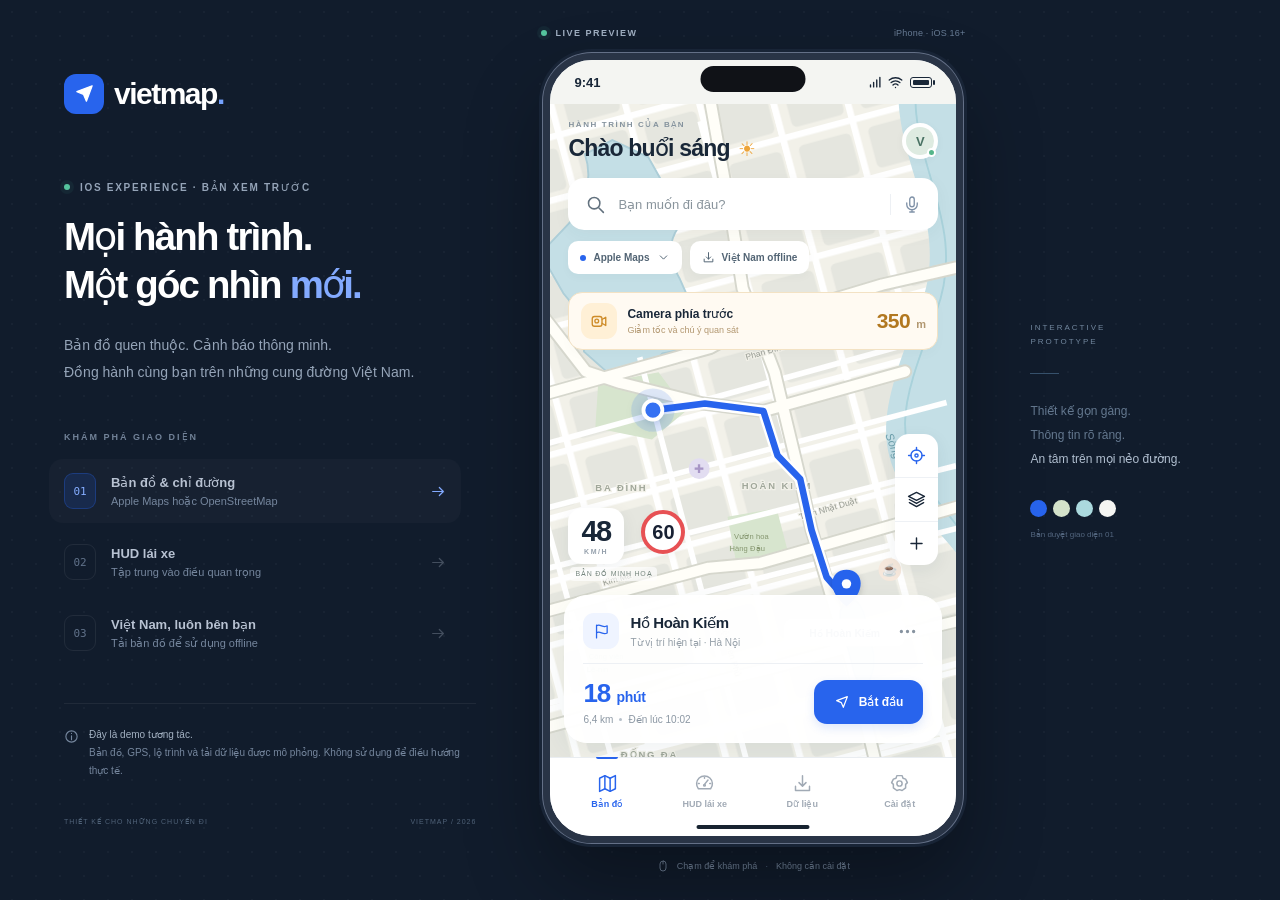
<file: demo/index.html>
<!doctype html>
<html lang="vi">
<head>
  <meta charset="utf-8"><meta name="viewport" content="width=device-width,initial-scale=1,viewport-fit=cover">
  <meta name="theme-color" content="#111c2c"><title>VietMap — Bản xem trước</title>
  <link rel="stylesheet" href="styles.css">
</head>
<body>
  <div class="studio">
    <aside class="intro">
      <a class="brand" href="#" aria-label="VietMap"><span class="brand-icon" data-icon="navigation"></span>vietmap<span class="brand-dot">.</span></a>
      <div class="eyebrow"><span class="live-dot"></span> IOS EXPERIENCE · BẢN XEM TRƯỚC</div>
      <h1>Mọi hành trình.<br>Một góc nhìn <span>mới.</span></h1>
      <p class="intro-copy">Bản đồ quen thuộc. Cảnh báo thông minh.<br>Đồng hành cùng bạn trên những cung đường Việt Nam.</p>
      <div class="explore-label">KHÁM PHÁ GIAO DIỆN</div>
      <div class="preview-steps">
        <button data-page="map" class="step active"><span class="step-number">01</span><span><strong>Bản đồ & chỉ đường</strong><small>Apple Maps hoặc OpenStreetMap</small></span><span data-icon="arrow-right"></span></button>
        <button data-page="hud" class="step"><span class="step-number">02</span><span><strong>HUD lái xe</strong><small>Tập trung vào điều quan trọng</small></span><span data-icon="arrow-right"></span></button>
        <button data-page="data" class="step"><span class="step-number">03</span><span><strong>Việt Nam, luôn bên bạn</strong><small>Tải bản đồ để sử dụng offline</small></span><span data-icon="arrow-right"></span></button>
      </div>
      <div class="prototype-note"><span data-icon="info"></span><p><strong>Đây là demo tương tác.</strong><br>Bản đồ, GPS, lộ trình và tải dữ liệu được mô phỏng. Không sử dụng để điều hướng thực tế.</p></div>
      <div class="intro-footer"><span>THIẾT KẾ CHO NHỮNG CHUYẾN ĐI</span><span>VIETMAP / 2026</span></div>
    </aside>

    <main class="preview-area">
      <div class="device-label"><span class="live-dot"></span> LIVE PREVIEW <span class="device-type">iPhone · iOS 16+</span></div>
      <div class="phone">
        <div class="status-bar"><span>9:41</span><div class="dynamic-island"></div><div class="system-icons"><span data-icon="signal"></span><span data-icon="wifi"></span><span class="battery"></span></div></div>
        <div id="app" class="app">
          <section class="page map-page active" id="page-map" aria-label="Bản đồ">
            <div class="map-canvas" id="mapCanvas">
              <svg id="cityMap" viewBox="0 0 430 850" role="img" aria-label="Sơ đồ đường Hà Nội minh họa, không phải bản đồ thực tế">
                <defs><pattern id="blocks" width="76" height="65" patternTransform="rotate(-15)" patternUnits="userSpaceOnUse"><rect width="76" height="65" fill="var(--map-ground)"/><rect x="7" y="7" width="57" height="45" rx="6" fill="var(--map-block)"/><path d="M0 60H76M70 0V65" stroke="#fff" stroke-width="7"/></pattern><filter id="pinShadow"><feDropShadow dx="0" dy="3" stdDeviation="4" flood-opacity=".18"/></filter></defs>
                <g id="mapDrawing">
                  <rect x="-250" y="-250" width="1000" height="1400" fill="url(#blocks)"/>
                  <path d="M382-50C335 65 433 135 392 242S337 393 393 459 478 539 430 634L520 820 600-50Z" fill="var(--map-water)"/><path d="M399-40C355 69 450 139 409 247S360 384 415 453 489 553 447 627" fill="none" stroke="#a9d2db" stroke-width="2"/>
                  <path d="M37 80Q48 112 26 147L-10 185 14 227Q36 251 36 289L63 313Q90 321 119 291L154 284Q170 270 153 247L137 211Q119 180 137 156L126 122 104 83 66 65Z" fill="var(--map-water)" stroke="#adced8" stroke-width="2"/>
                  <path d="M51 323L115 311 145 351 108 382 48 370Z" fill="var(--map-park)"/>
                  <path d="M188 464L240 455 253 505 199 522Z" fill="var(--map-park)"/><path d="M38 598L132 574 147 627 70 661 29 643Z" fill="var(--map-park)"/>
                  <g class="minor-roads" fill="none" stroke-linejoin="round"><path d="M-20 391L390 278M-20 459L420 343M-20 523L430 410M-20 590L440 474M-20 666L443 550M-20 742L450 623M-20 808L440 693M159 45L375 845M95 295L246 865M233 13L447 808M-50 303L104 859"/></g>
                  <g class="major-roads" fill="none" stroke-linecap="round" stroke-linejoin="round"><path d="M-30 341L170 285 219 258 352 218 500 184M-30 571L168 518 223 513 461 445M162-20L193 153 204 222 238 311 265 424 277 478 321 625 380 871M-30 694L155 644 235 624 316 602 462 567M74 322L162 344 226 352 376 310M-10 248L38 310 74 322"/></g>
                  <g class="road-centers" fill="none" stroke-linecap="round" stroke-linejoin="round"><path d="M-30 341L170 285 219 258 352 218 500 184M-30 571L168 518 223 513 461 445M162-20L193 153 204 222 238 311 265 424 277 478 321 625 380 871M-30 694L155 644 235 624 316 602 462 567M74 322L162 344 226 352 376 310M-10 248L38 310 74 322"/></g>
                  <path d="M314 552Q325 548 332 565L342 606Q346 628 334 643 324 642 320 620L308 575Q305 562 314 552Z" fill="var(--map-water)" stroke="#a9cdd3" stroke-width="2"/>
                  <g class="map-labels"><text x="62" y="198" class="water-label">Hồ Tây</text><text x="355" y="377" class="water-label" transform="rotate(70 355 377)">Sông Hồng</text><text x="48" y="437" class="district-label">BA ĐÌNH</text><text x="203" y="435" class="district-label">HOÀN KIẾM</text><text x="75" y="719" class="district-label">ĐỐNG ĐA</text><text x="208" y="298" transform="rotate(-16 208 298)">Phan Đình Phùng</text><text x="265" y="467" transform="rotate(-16 265 467)">Trần Nhật Duật</text><text x="180" y="577" transform="rotate(74 180 577)">Điện Biên Phủ</text><text x="57" y="537" transform="rotate(-16 57 537)">Kim Mã</text><text x="302" y="673">Tràng Tiền</text><text x="41" y="615" class="park-label">Công viên</text><text x="39" y="628" class="park-label">Lê-nin</text><text x="195" y="487" class="park-label">Vườn hoa</text><text x="190" y="500" class="park-label">Hàng Đậu</text></g>
                  <path class="route-casing" d="M109 351L164 344 226 352 241 399 265 424 277 478 293 528 314 552"/><path class="route-line" id="routeLine" d="M109 351L164 344 226 352 241 399 265 424 277 478 293 528 314 552"/>
                  <g class="map-pois"><circle cx="63" cy="484" r="12" fill="#f5e6d9"/><text x="63" y="489">☕</text><circle cx="158" cy="413" r="11" fill="#e2ddf1"/><text x="158" y="418">✚</text><circle cx="360" cy="520" r="12" fill="#f6e8dc"/><text x="360" y="525">☕</text></g>
                  <g filter="url(#pinShadow)"><circle cx="109" cy="351" r="23" fill="#3471f2" fill-opacity=".15"/><circle cx="109" cy="351" r="10" fill="#3471f2" stroke="white" stroke-width="4"/><path d="M314 520C296 520 292 543 314 559 336 543 332 520 314 520Z" fill="#2864ed"/><circle cx="314" cy="535" r="5" fill="white"/></g>
                  <g class="destination-label"><rect x="248" y="572" width="128" height="29" rx="9" fill="white"/><text x="312" y="591">Hồ Hoàn Kiếm</text></g>
                </g>
              </svg>
            </div>
            <div class="map-top">
              <div class="app-heading"><div><span class="overline">HÀNH TRÌNH CỦA BẠN</span><h2>Chào buổi sáng <span class="sun">☀</span></h2></div><button class="avatar" data-page="settings" aria-label="Mở cài đặt">V<span></span></button></div>
              <button class="search-box" data-action="search"><span data-icon="search"></span><span>Bạn muốn đi đâu?</span><kbd data-icon="mic"></kbd></button>
              <div class="map-chips"><button id="providerButton" class="chip" data-action="providers"><span class="source-dot"></span><span id="providerName">Apple Maps</span><span data-icon="chevron-down"></span></button><button class="chip" data-action="download"><span data-icon="download"></span><span id="offlineChip">Việt Nam offline</span></button></div>
              <div id="cameraBanner" class="camera-banner"><div class="hazard-icon" data-icon="camera"></div><div><strong>Camera phía trước</strong><small>Giảm tốc và chú ý quan sát</small></div><span id="cameraDistance">350 <small>m</small></span></div>
            </div>
            <div id="missingMap" class="missing-map" hidden><span data-icon="map"></span><h3>Mang Việt Nam theo bạn</h3><p>Tải gói bản đồ Việt Nam để sử dụng OSM<br>ngay cả khi không có kết nối.</p><button class="primary-button" data-action="download">Tải bản đồ Việt Nam <span data-icon="download"></span></button><small>Không có dữ liệu bản đồ thật trong demo</small></div>
            <div class="map-speed"><strong id="miniSpeed">48</strong><span>KM/H</span></div><div class="map-limit">60</div>
            <div class="map-tools"><button data-action="recenter" aria-label="Về vị trí hiện tại"><span data-icon="locate"></span></button><button data-action="providers" aria-label="Đổi nguồn bản đồ"><span data-icon="layers"></span></button><button data-action="zoom" aria-label="Phóng to"><span data-icon="plus"></span></button></div>
            <span class="map-watermark">BẢN ĐỒ MINH HOẠ</span>
            <div class="route-card" id="routeCard"><div class="route-title"><div class="destination-icon" data-icon="flag"></div><div><h3>Hồ Hoàn Kiếm</h3><p>Từ vị trí hiện tại · Hà Nội</p></div><button class="icon-button" data-action="route-details" aria-label="Chi tiết tuyến"><span data-icon="more"></span></button></div><div class="route-bottom"><div class="route-metrics"><strong>18 <span>phút</span></strong><p>6,4 km <i></i> Đến lúc 10:02</p></div><button class="start-button" data-action="navigate"><span data-icon="navigation"></span><span id="navigateLabel">Bắt đầu</span></button></div></div>
          </section>

          <section class="page hud-page" id="page-hud" aria-label="HUD lái xe">
            <div class="hud-header"><div class="hud-brand">VIETMAP<span>/ HUD</span></div><span id="gpsBadge" class="gps-badge"><span class="live-dot"></span> GPS tốt</span></div>
            <div class="hud-subtitle">DỮ LIỆU MÔ PHỎNG · KHÔNG DÙNG ĐỂ LÁI XE</div>
            <div class="hud-mirrorable" id="hudMirrorable">
              <div class="hud-dial"><div class="dial-ticks"></div><div class="dial-inner"><span class="speed-caption">TỐC ĐỘ HIỆN TẠI</span><strong id="hudSpeed">48</strong><span class="speed-unit">KM/H</span><div class="hud-safe" id="speedState"><span></span> TRONG GIỚI HẠN AN TOÀN</div></div></div>
              <div class="hud-road"><div class="limit-sign">60</div><div><small>GIỚI HẠN TỐC ĐỘ</small><strong>Phố Phan Đình Phùng</strong><span>Ba Đình, Hà Nội</span></div><span class="road-direction" data-icon="arrow-up"></span></div>
              <div class="hud-alert" id="hudAlert"><span class="hazard-icon" data-icon="camera"></span><div><small>SẮP ĐẾN</small><strong>Camera phạt nguội</strong></div><div class="hud-distance"><strong id="hudDistance">350</strong><span>MÉT</span></div></div>
              <div class="hud-next"><span data-icon="shield"></span><span>Cảnh báo hoạt động offline</span><span class="live-dot"></span></div>
            </div>
            <div class="hud-controls"><button id="mirrorButton" data-action="mirror"><span data-icon="mirror"></span>Phản chiếu</button><button id="voiceButton" data-action="voice" class="selected"><span data-icon="volume"></span>Giọng nói</button><button data-action="gps"><span data-icon="locate"></span>Thử GPS</button></div>
            <div class="simulator"><div><label for="speedSlider">Mô phỏng tốc độ</label><output id="sliderValue">48 km/h</output></div><input id="speedSlider" type="range" min="0" max="120" value="48" aria-label="Tốc độ mô phỏng"><div class="slider-labels"><span>0</span><span>60</span><span>120 km/h</span></div></div>
          </section>

          <section class="page data-page" id="page-data" aria-label="Dữ liệu offline"><div class="page-title"><span class="overline">SẴN SÀNG CHO MỌI CUNG ĐƯỜNG</span><h2>Bản đồ offline<span>.</span></h2><p>Kết nối có thể mất.<br>Hành trình của bạn thì không.</p></div><div class="country-card"><div class="country-card-top"><span class="pill-light"><span class="live-dot"></span> OPENSTREETMAP</span><span class="country-code">VN</span></div><div class="vietnam-art"><svg viewBox="0 0 170 220" aria-hidden="true"><path d="M50 12L68 19 81 11 90 22 104 19 113 31 128 39 124 50 112 58 119 72 110 85 113 96 121 107 127 127 143 145 146 162 137 176 125 183 116 198 95 207 79 204 70 213 53 212 54 201 67 192 82 186 93 172 108 166 115 152 109 134 99 117 97 101 93 91 94 77 84 67 72 64 62 55 52 57 42 48 31 43 34 31 42 28Z" fill="currentColor"/><circle cx="94" cy="59" r="5" fill="#fff"/><circle cx="126" cy="151" r="4" fill="#fff"/><circle cx="87" cy="192" r="5" fill="#fff"/><path d="M94 59Q84 106 126 151T87 192" fill="none" stroke="white" stroke-width="1.5" stroke-dasharray="3 4"/><circle cx="155" cy="135" r="2"/><circle cx="158" cy="173" r="3"/><circle cx="164" cy="181" r="2"/></svg></div><div class="country-copy"><h3>Việt Nam</h3><p>Từ những con phố nhỏ<br>đến những hành trình lớn.</p><span>GÓI BẢN ĐỒ MINH HOẠ</span></div><div class="country-card-footer"><span data-icon="database"></span><span>1,26 GB</span><i></i><span>Phiên bản 2026.10</span></div></div><div class="data-state" id="dataState"></div><div class="data-features"><div><span data-icon="wifi-off"></span><span><strong>Xem bản đồ không cần mạng</strong><small>Sau khi tải dữ liệu về thiết bị</small></span></div><div><span data-icon="shield"></span><span><strong>Kiểm tra trước khi cài đặt</strong><small>Mô phỏng xác minh gói dữ liệu</small></span></div></div><p class="data-disclaimer">Demo chỉ lưu trạng thái trong trình duyệt, không tải file MBTiles. Tìm kiếm và tính tuyến trong app iOS vẫn dùng Apple Maps.</p></section>

          <section class="page settings-page" id="page-settings" aria-label="Cài đặt"><div class="page-title"><span class="overline">THEO CÁCH CỦA BẠN</span><h2>Cài đặt<span>.</span></h2><p>Một hành trình, nhiều lựa chọn.</p></div><div class="profile-card"><div class="avatar">V</div><div><strong>Người bạn đồng hành</strong><span>VietMap · Bản thiết kế iOS</span></div><span class="version-tag">v1.0</span></div><div class="settings-group"><h3>BẢN ĐỒ & DỮ LIỆU</h3><button class="settings-row" data-action="providers"><span class="setting-icon blue" data-icon="layers"></span><span>Nguồn bản đồ</span><small id="settingsProvider">Apple Maps</small><span data-icon="chevron-right"></span></button><button class="settings-row" data-action="download"><span class="setting-icon green" data-icon="download"></span><span>Gói bản đồ Việt Nam</span><span data-icon="chevron-right"></span></button><div class="settings-row"><span class="setting-icon blue" data-icon="wifi"></span><label for="wifiSetting">Chỉ tải qua Wi-Fi</label><input id="wifiSetting" class="switch" type="checkbox" checked></div></div><div class="settings-group"><h3>HUD & CẢNH BÁO</h3><div class="settings-row"><span class="setting-icon orange" data-icon="volume"></span><label for="voiceSetting">Giọng nói tiếng Việt</label><input id="voiceSetting" class="switch" type="checkbox" checked></div><div class="settings-row"><span class="setting-icon purple" data-icon="sun"></span><label for="awakeSetting">Giữ sáng màn hình</label><input id="awakeSetting" class="switch" type="checkbox" checked></div><div class="settings-row"><span class="setting-icon blue" data-icon="mirror"></span><label for="mirrorSetting">Phản chiếu HUD</label><input id="mirrorSetting" class="switch" type="checkbox"></div></div><div class="settings-about"><span class="brand-icon" data-icon="navigation"></span><strong>Được tạo cho những chuyến đi.</strong><p>Thiết kế lấy cảm hứng từ VietHUD.<br>HTML demo — không phải ứng dụng iOS thực tế.</p><button class="text-button" data-action="reset">Đặt lại toàn bộ demo</button></div></section>

          <nav class="tab-bar" aria-label="Điều hướng ứng dụng"><button data-page="map" class="active"><span data-icon="map"></span><span>Bản đồ</span></button><button data-page="hud"><span data-icon="gauge"></span><span>HUD lái xe</span></button><button data-page="data"><span data-icon="download"></span><span>Dữ liệu</span><i id="downloadDot" hidden></i></button><button data-page="settings"><span data-icon="settings"></span><span>Cài đặt</span></button></nav>
          <div class="home-indicator"></div>
          <div class="modal-backdrop" id="modalBackdrop" hidden><section class="sheet" id="sheet" role="dialog" aria-modal="true" aria-labelledby="sheetTitle" tabindex="-1"><div class="sheet-handle"></div><button class="sheet-close icon-button" id="closeSheet" aria-label="Đóng hộp thoại"><span data-icon="x"></span></button><div id="sheetContent"></div></section></div>
          <div id="toast" class="toast" role="status" aria-live="polite"></div>
        </div>
      </div>
      <div class="preview-caption"><span data-icon="mouse"></span> Chạm để khám phá <span>·</span> Không cần cài đặt</div>
    </main>
    <aside class="review-note"><div class="review-tag">INTERACTIVE PROTOTYPE</div><span class="review-line"></span><p>Thiết kế gọn gàng.<br>Thông tin rõ ràng.<br><strong>An tâm trên mọi nẻo đường.</strong></p><div class="color-swatches"><i></i><i></i><i></i><i></i></div><small>Bản duyệt giao diện 01</small></aside>
  </div>
  <script src="app.js"></script>
</body>
</html>
</file>
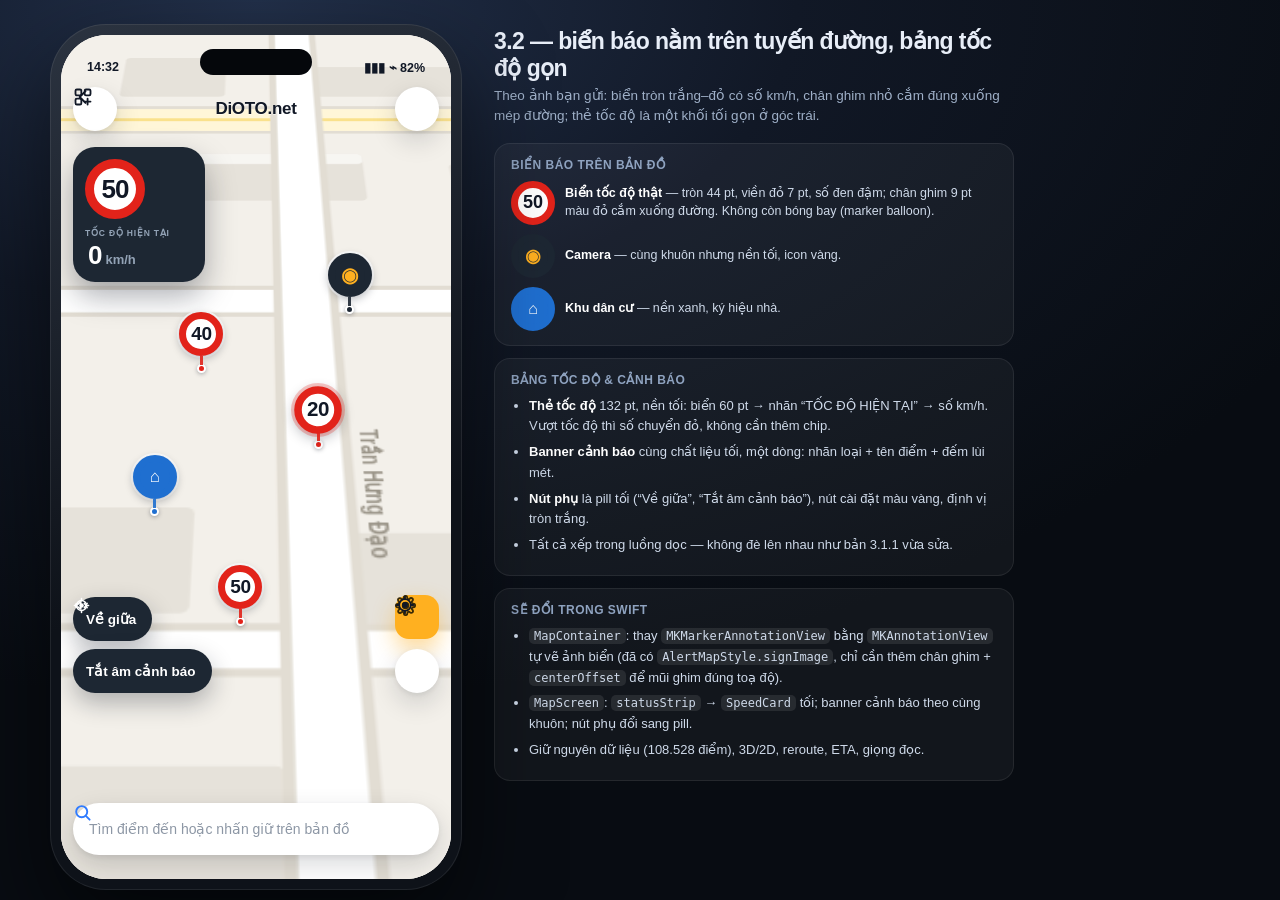
<file: demo/map-style.html>
<!doctype html>
<html lang="vi">
<head>
<meta charset="utf-8">
<meta name="viewport" content="width=device-width,initial-scale=1,viewport-fit=cover">
<title>VietMap 3.2 — biển báo trên tuyến đường + bảng tốc độ gọn</title>
<style>
  :root{
    --ink:#111826; --ink-2:#5b6675;
    --land:#f3f0ea; --block:#e6e2da; --block-top:#fbfaf7;
    --water:#bcd7f2; --park:#dbe7cf;
    --road:#ffffff; --road-edge:#e2ddd3; --road-main:#fff6d8;
    --accent:#2f7bff; --danger:#e2231a; --warn:#ffb020;
    --dark:#1d2733; --dark-2:#27333f;
    --shadow:0 10px 26px rgba(17,24,38,.16), 0 2px 6px rgba(17,24,38,.08);
  }
  *{box-sizing:border-box;-webkit-tap-highlight-color:transparent}
  html,body{height:100%}
  body{
    margin:0;font-family:-apple-system,BlinkMacSystemFont,"SF Pro Text","Segoe UI",Roboto,sans-serif;
    background:radial-gradient(1200px 700px at 20% 0%,#22304a 0%,#111826 45%,#080c12 100%);
    color:#e8eef8;min-height:100vh;display:flex;justify-content:center;padding:24px 20px 40px;
  }
  .app{display:flex;gap:32px;align-items:flex-start;max-width:1180px;width:100%}

  /* ---------- thiết bị ---------- */
  .device{position:relative;width:412px;height:866px;border-radius:56px;padding:11px;flex:0 0 auto;
    background:linear-gradient(160deg,#2b3340,#0e1219 60%);
    box-shadow:0 40px 90px rgba(0,0,0,.55), inset 0 0 0 1px rgba(255,255,255,.08)}
  .screen{position:relative;width:390px;height:844px;border-radius:46px;overflow:hidden;background:var(--land);color:var(--ink)}
  .statusbar{position:absolute;top:0;left:0;right:0;height:48px;display:flex;align-items:center;justify-content:space-between;
    padding:16px 26px 0;font-size:12.5px;font-weight:650;z-index:60;pointer-events:none;color:var(--ink)}
  .notch{position:absolute;top:14px;left:50%;transform:translateX(-50%);width:112px;height:26px;border-radius:15px;background:#05070b;z-index:61}

  /* ---------- bản đồ 3D ---------- */
  .mapstage{position:absolute;inset:0;overflow:hidden;background:var(--land);perspective:1300px;perspective-origin:50% 42%}
  .tilt{position:absolute;inset:-40% -20% -10%;transform:rotateX(52deg) scale(1.35);transform-origin:50% 30%}
  svg{position:absolute;inset:0;width:100%;height:100%}
  svg text{font-family:inherit;user-select:none}
  .rd{fill:none;stroke-linecap:round;stroke-linejoin:round}
  .rl{font-size:8.5px;font-weight:600;fill:#9a9488;letter-spacing:.2px}

  /* lớp biển báo: đứng thẳng, không bị nghiêng theo bản đồ */
  .signs{position:absolute;inset:0;z-index:10;pointer-events:none}
  .sign{position:absolute;transform:translate(-50%,-100%);display:flex;flex-direction:column;align-items:center}
  .sign .plate{
    width:44px;height:44px;border-radius:50%;background:#fff;
    border:7px solid var(--danger);display:grid;place-items:center;
    box-shadow:0 3px 8px rgba(17,24,38,.28), 0 0 0 2px rgba(255,255,255,.9);
    font-weight:850;font-size:19px;letter-spacing:-.5px;color:#111826;
  }
  .sign .stem{width:3px;height:9px;background:var(--danger);opacity:.9}
  .sign .dot{width:9px;height:9px;border-radius:50%;background:var(--danger);border:2px solid #fff;
    box-shadow:0 1px 4px rgba(17,24,38,.35);margin-top:-1px}
  .sign.cam .plate{border-color:#1d2733;background:#1d2733;color:#ffb020;font-size:20px}
  .sign.cam .stem,.sign.cam .dot{background:#1d2733}
  .sign.zone .plate{border-color:#1f6fd0;background:#1f6fd0;color:#fff;font-size:17px}
  .sign.zone .stem,.sign.zone .dot{background:#1f6fd0}
  .sign.near .plate{box-shadow:0 0 0 3px rgba(226,35,26,.25), 0 4px 12px rgba(17,24,38,.3);transform:scale(1.08)}

  /* ---------- UI ---------- */
  .ui{position:absolute;inset:0;z-index:20;pointer-events:none}
  .ui > *{pointer-events:auto}

  /* thanh trên */
  .topbar{position:absolute;top:52px;left:12px;right:12px;display:flex;align-items:center;gap:9px}
  .circlebtn{width:44px;height:44px;border-radius:50%;background:#fff;box-shadow:var(--shadow);
    display:grid;place-items:center;color:var(--ink);cursor:pointer}
  .circlebtn svg{width:20px;height:20px}
  .brand{flex:1;text-align:center;font-size:17px;font-weight:800;letter-spacing:-.3px;color:var(--ink);
    text-shadow:0 1px 0 rgba(255,255,255,.6)}

  /* thẻ tốc độ gọn (góc trái) */
  .speedcard{
    position:absolute;top:112px;left:12px;width:132px;border-radius:22px;background:var(--dark);
    color:#fff;padding:12px 12px 11px;box-shadow:0 14px 30px rgba(17,24,38,.35);
  }
  .speedcard .plate{
    width:60px;height:60px;border-radius:50%;background:#fff;border:9px solid var(--danger);
    display:grid;place-items:center;font-size:26px;font-weight:850;color:#111826;letter-spacing:-1px;
    margin-bottom:9px;
  }
  .speedcard .cap{font-size:8.5px;font-weight:800;letter-spacing:.8px;color:#93a3b6;text-transform:uppercase}
  .speedcard .val{font-size:26px;font-weight:850;letter-spacing:-1px;margin-top:2px;font-variant-numeric:tabular-nums}
  .speedcard .val span{font-size:13px;font-weight:700;color:#93a3b6;letter-spacing:0;margin-left:3px}
  .speedcard.over .val{color:#ff6b62}

  /* banner cảnh báo gọn */
  .alertcard{
    position:absolute;left:12px;right:12px;top:112px;border-radius:20px;background:var(--dark);color:#fff;
    display:flex;align-items:center;gap:11px;padding:10px 12px;box-shadow:0 14px 30px rgba(17,24,38,.35);
    transform:translateY(-10px);opacity:0;transition:.28s cubic-bezier(.2,.8,.2,1);
  }
  .alertcard.on{transform:none;opacity:1}
  .alertcard .ic{width:38px;height:38px;border-radius:12px;display:grid;place-items:center;flex:0 0 auto;
    background:rgba(255,176,32,.16);color:var(--warn);font-size:18px}
  .alertcard .t1{font-size:9px;font-weight:850;letter-spacing:.8px;color:#93a3b6;text-transform:uppercase}
  .alertcard .t2{font-size:13.5px;font-weight:750;margin-top:1px;line-height:1.2}
  .alertcard .cd{margin-left:auto;text-align:right;font-size:17px;font-weight:850;font-variant-numeric:tabular-nums}
  .alertcard .cd small{display:block;font-size:8.5px;font-weight:800;color:#93a3b6;letter-spacing:.5px}

  /* nút phải */
  .rightbtns{position:absolute;right:12px;bottom:186px;display:flex;flex-direction:column;gap:10px;align-items:center}
  .gear{width:44px;height:44px;border-radius:14px;background:var(--warn);color:#3a2a05;display:grid;place-items:center;
    box-shadow:0 10px 22px rgba(255,176,32,.45);cursor:pointer}
  .gear svg{width:21px;height:21px}

  /* nút pill dưới trái */
  .pills{position:absolute;left:12px;bottom:186px;display:flex;flex-direction:column;gap:8px;align-items:flex-start}
  .pillbtn{display:flex;align-items:center;gap:9px;height:44px;padding:0 16px 0 13px;border-radius:22px;
    background:var(--dark);color:#fff;font-size:13.5px;font-weight:700;box-shadow:0 10px 24px rgba(17,24,38,.3);cursor:pointer}
  .pillbtn svg{width:17px;height:17px}

  /* ô tìm kiếm */
  .search{position:absolute;left:12px;right:12px;bottom:24px;height:52px;border-radius:26px;background:#fff;
    display:flex;align-items:center;gap:11px;padding:0 16px;box-shadow:var(--shadow);
    font-size:14px;color:#8d97a5}
  .search svg{width:19px;height:19px;color:var(--accent)}

  /* ---------- ghi chú ---------- */
  .notes{flex:1;min-width:0;max-width:520px;padding-top:4px}
  .notes h1{font-size:23px;font-weight:850;letter-spacing:-.6px;margin:0 0 4px}
  .notes .sub{color:#9fb0c8;font-size:13.5px;line-height:1.5;margin:0 0 16px}
  .card{background:rgba(255,255,255,.045);border:1px solid rgba(255,255,255,.08);border-radius:16px;padding:14px 16px;margin-bottom:12px}
  .card h2{font-size:12px;font-weight:850;letter-spacing:.5px;text-transform:uppercase;color:#8fa3c0;margin:0 0 9px}
  .card ul{margin:0;padding-left:18px;font-size:13px;line-height:1.6;color:#cfdaea}
  .card li{margin-bottom:5px}
  .card b{color:#fff}
  code{background:rgba(255,255,255,.09);padding:1px 5px;border-radius:5px;font-size:12px}
  .row{display:flex;gap:10px;align-items:center;margin-bottom:9px}
  .swatch{width:44px;height:44px;border-radius:50%;background:#fff;border:7px solid var(--danger);
    display:grid;place-items:center;font-weight:850;font-size:18px;color:#111826;flex:0 0 auto}
  .row .txt{font-size:12.5px;color:#cfdaea;line-height:1.4}
  @media (max-width:980px){ .app{flex-direction:column;align-items:center} .notes{max-width:412px;width:100%} }
</style>
</head>
<body>
<div class="app">

  <div class="device"><div class="screen">
    <div class="notch"></div>
    <div class="statusbar"><span>14:32</span><span>▮▮▮ ⌁ 82%</span></div>

    <!-- ================= BẢN ĐỒ ================= -->
    <div class="mapstage">
      <div class="tilt">
        <svg viewBox="0 0 900 900" preserveAspectRatio="xMidYMid slice">
          <rect width="900" height="900" fill="var(--land)"/>

          <!-- công viên + nước -->
          <rect x="60" y="520" width="250" height="180" rx="6" fill="var(--park)"/>
          <path d="M600 700 L900 700 L900 900 L640 900 Z" fill="var(--water)"/>

          <!-- nhà (khối 3D nhẹ) -->
          <g>
            <g fill="var(--block)">
              <rect x="120" y="150" width="70" height="46" rx="3"/><rect x="210" y="160" width="52" height="38" rx="3"/>
              <rect x="300" y="140" width="80" height="52" rx="3"/><rect x="420" y="158" width="60" height="44" rx="3"/>
              <rect x="530" y="146" width="90" height="50" rx="3"/><rect x="660" y="162" width="64" height="40" rx="3"/>
              <rect x="140" y="248" width="60" height="44" rx="3"/><rect x="240" y="256" width="86" height="38" rx="3"/>
              <rect x="380" y="246" width="54" height="48" rx="3"/><rect x="480" y="258" width="76" height="36" rx="3"/>
              <rect x="600" y="244" width="62" height="46" rx="3"/><rect x="700" y="256" width="88" height="40" rx="3"/>
              <rect x="150" y="360" width="74" height="40" rx="3"/><rect x="270" y="368" width="58" height="36" rx="3"/>
              <rect x="420" y="356" width="80" height="44" rx="3"/><rect x="540" y="366" width="56" height="38" rx="3"/>
              <rect x="650" y="352" width="92" height="46" rx="3"/>
              <rect x="360" y="600" width="70" height="46" rx="3"/><rect x="470" y="612" width="60" height="38" rx="3"/>
              <rect x="600" y="596" width="80" height="44" rx="3"/>
              <rect x="120" y="700" width="66" height="40" rx="3"/><rect x="240" y="712" width="54" height="34" rx="3"/>
              <rect x="380" y="700" width="78" height="44" rx="3"/><rect x="520" y="708" width="62" height="40" rx="3"/>
            </g>
            <g fill="var(--block-top)" opacity=".85">
              <rect x="120" y="150" width="70" height="10" rx="3"/><rect x="300" y="140" width="80" height="10" rx="3"/>
              <rect x="530" y="146" width="90" height="10" rx="3"/><rect x="420" y="356" width="80" height="10" rx="3"/>
              <rect x="650" y="352" width="92" height="10" rx="3"/><rect x="188" y="694" width="70" height="10" rx="3"/>
            </g>
          </g>

          <!-- đường -->
          <g>
            <path class="rd" d="M-20 320 H920" stroke="var(--road-edge)" stroke-width="30"/>
            <path class="rd" d="M-20 320 H920" stroke="var(--road-main)" stroke-width="24"/>
            <path class="rd" d="M-20 320 H920" stroke="#f6cf4f" stroke-width="3" opacity=".55"/>

            <path class="rd" d="M-20 480 H920" stroke="var(--road-edge)" stroke-width="22"/>
            <path class="rd" d="M-20 480 H920" stroke="var(--road)" stroke-width="16"/>

            <path class="rd" d="M-20 660 H920" stroke="var(--road-edge)" stroke-width="20"/>
            <path class="rd" d="M-20 660 H920" stroke="var(--road)" stroke-width="14"/>

            <path class="rd" d="M-20 800 H920" stroke="var(--road-edge)" stroke-width="24"/>
            <path class="rd" d="M-20 800 H920" stroke="var(--road)" stroke-width="18"/>

            <path class="rd" d="M210 -20 V920" stroke="var(--road-edge)" stroke-width="22"/>
            <path class="rd" d="M210 -20 V920" stroke="var(--road)" stroke-width="16"/>
            <path class="rd" d="M470 -20 V920" stroke="var(--road-edge)" stroke-width="26"/>
            <path class="rd" d="M470 -20 V920" stroke="var(--road)" stroke-width="19"/>
            <path class="rd" d="M700 -20 V920" stroke="var(--road-edge)" stroke-width="18"/>
            <path class="rd" d="M700 -20 V920" stroke="var(--road)" stroke-width="13"/>
          </g>

          <!-- nhãn -->
          <text x="250" y="312" class="rl">Đường tỉnh 488C</text>
          <text x="600" y="312" class="rl">Đường tỉnh 488C</text>
          <text x="486" y="560" class="rl" transform="rotate(90 486 560)">Trần Hưng Đạo</text>
          <text x="225" y="742" class="rl" transform="rotate(90 225 742)">Trần Nhật Duật</text>
          <text x="720" y="600" class="rl">Nhà Thờ Liên Phú</text>
        </svg>
      </div>

      <!-- biển báo đứng thẳng, neo đúng toạ độ -->
      <div class="signs">
        <div class="sign" style="left:36%;top:40%"><div class="plate">40</div><div class="stem"></div><div class="dot"></div></div>
        <div class="sign near" style="left:66%;top:49%"><div class="plate">20</div><div class="stem"></div><div class="dot"></div></div>
        <div class="sign zone" style="left:24%;top:57%"><div class="plate">⌂</div><div class="stem"></div><div class="dot"></div></div>
        <div class="sign cam" style="left:74%;top:33%"><div class="plate">◉</div><div class="stem"></div><div class="dot"></div></div>
        <div class="sign" style="left:46%;top:70%"><div class="plate">50</div><div class="stem"></div><div class="dot"></div></div>
      </div>
    </div>

    <!-- ================= UI ================= -->
    <div class="ui">
      <div class="topbar">
        <div class="circlebtn">
          <svg viewBox="0 0 24 24" fill="none" stroke="currentColor" stroke-width="2.4" stroke-linecap="round" stroke-linejoin="round"><path d="M15 5l-7 7 7 7"/></svg>
        </div>
        <div class="brand">DiOTO.net</div>
        <div class="circlebtn">
          <svg viewBox="0 0 24 24" fill="none" stroke="currentColor" stroke-width="2.2" stroke-linecap="round" stroke-linejoin="round">
            <rect x="3" y="3" width="7" height="7" rx="1.6"/><rect x="14" y="3" width="7" height="7" rx="1.6"/>
            <rect x="3" y="14" width="7" height="7" rx="1.6"/><path d="M17.5 14v7M14 17.5h7"/>
          </svg>
        </div>
      </div>

      <!-- thẻ tốc độ gọn -->
      <div class="speedcard" id="speedcard">
        <div class="plate" id="limitPlate">50</div>
        <div class="cap">Tốc độ hiện tại</div>
        <div class="val"><span id="spdVal" style="font-size:26px;color:#fff;font-weight:850">0</span><span>km/h</span></div>
      </div>

      <!-- banner cảnh báo gọn (bật khi tới gần biển) -->
      <div class="alertcard" id="alertcard">
        <div class="ic">⚠</div>
        <div>
          <div class="t1" id="acKind">Biển giới hạn tốc độ</div>
          <div class="t2" id="acTitle">40 km/h · Đường tỉnh 488C</div>
        </div>
        <div class="cd"><span id="acDist">180</span><small>MÉT</small></div>
      </div>

      <!-- nút pill dưới trái -->
      <div class="pills">
        <div class="pillbtn">
          <svg viewBox="0 0 24 24" fill="none" stroke="currentColor" stroke-width="2.2" stroke-linecap="round"><circle cx="12" cy="12" r="7"/><circle cx="12" cy="12" r="2.2" fill="currentColor"/><path d="M12 2v3M12 19v3M2 12h3M19 12h3"/></svg>
          Về giữa
        </div>
        <div class="pillbtn" id="muteBtn">
          <svg viewBox="0 0 24 24" fill="none" stroke="currentColor" stroke-width="2.2" stroke-linecap="round" stroke-linejoin="round"><path d="M4 10v4h3l4 3V7L7 10H4z"/><path d="M16 9l4 6M20 9l-4 6"/></svg>
          <span id="muteTxt">Tắt âm cảnh báo</span>
        </div>
      </div>

      <!-- nút phải -->
      <div class="rightbtns">
        <div class="gear">
          <svg viewBox="0 0 24 24" fill="none" stroke="currentColor" stroke-width="2.1" stroke-linecap="round" stroke-linejoin="round">
            <circle cx="12" cy="12" r="3.2"/><path d="M19.4 15a1.6 1.6 0 0 0 .3 1.8l.1.1a2 2 0 1 1-2.8 2.8l-.1-.1a1.6 1.6 0 0 0-1.8-.3 1.6 1.6 0 0 0-1 1.5V21a2 2 0 1 1-4 0v-.1a1.6 1.6 0 0 0-1-1.5 1.6 1.6 0 0 0-1.8.3l-.1.1a2 2 0 1 1-2.8-2.8l.1-.1a1.6 1.6 0 0 0 .3-1.8 1.6 1.6 0 0 0-1.5-1H3a2 2 0 1 1 0-4h.1a1.6 1.6 0 0 0 1.5-1 1.6 1.6 0 0 0-.3-1.8l-.1-.1a2 2 0 1 1 2.8-2.8l.1.1a1.6 1.6 0 0 0 1.8.3H9a1.6 1.6 0 0 0 1-1.5V3a2 2 0 1 1 4 0v.1a1.6 1.6 0 0 0 1 1.5 1.6 1.6 0 0 0 1.8-.3l.1-.1a2 2 0 1 1 2.8 2.8l-.1.1a1.6 1.6 0 0 0-.3 1.8V9a1.6 1.6 0 0 0 1.5 1H21a2 2 0 1 1 0 4h-.1a1.6 1.6 0 0 0-1.5 1z"/>
          </svg>
        </div>
        <div class="circlebtn">
          <svg viewBox="0 0 24 24" fill="none" stroke="currentColor" stroke-width="2.2" stroke-linecap="round"><circle cx="12" cy="12" r="7"/><circle cx="12" cy="12" r="2.4" fill="currentColor"/><path d="M12 2v3M12 19v3M2 12h3M19 12h3"/></svg>
        </div>
      </div>

      <!-- ô tìm kiếm -->
      <div class="search">
        <svg viewBox="0 0 24 24" fill="none" stroke="currentColor" stroke-width="2.4" stroke-linecap="round"><circle cx="11" cy="11" r="7"/><path d="M16.5 16.5L21 21"/></svg>
        Tìm điểm đến hoặc nhấn giữ trên bản đồ
      </div>
    </div>
  </div></div>

  <!-- ================= GHI CHÚ ================= -->
  <div class="notes">
    <h1>3.2 — biển báo nằm trên tuyến đường, bảng tốc độ gọn</h1>
    <p class="sub">Theo ảnh bạn gửi: biển tròn trắng–đỏ có số km/h, chân ghim nhỏ cắm đúng xuống mép đường; thẻ tốc độ là một khối tối gọn ở góc trái.</p>

    <div class="card">
      <h2>Biển báo trên bản đồ</h2>
      <div class="row">
        <div class="swatch">50</div>
        <div class="txt"><b>Biển tốc độ thật</b> — tròn 44 pt, viền đỏ 7 pt, số đen đậm; chân ghim 9 pt màu đỏ cắm xuống đường. Không còn bóng bay (marker balloon).</div>
      </div>
      <div class="row">
        <div class="swatch" style="border-color:#1d2733;background:#1d2733;color:#ffb020">◉</div>
        <div class="txt"><b>Camera</b> — cùng khuôn nhưng nền tối, icon vàng.</div>
      </div>
      <div class="row" style="margin-bottom:0">
        <div class="swatch" style="border-color:#1f6fd0;background:#1f6fd0;color:#fff;font-size:16px">⌂</div>
        <div class="txt"><b>Khu dân cư</b> — nền xanh, ký hiệu nhà.</div>
      </div>
    </div>

    <div class="card">
      <h2>Bảng tốc độ & cảnh báo</h2>
      <ul>
        <li><b>Thẻ tốc độ</b> 132 pt, nền tối: biển 60 pt → nhãn “TỐC ĐỘ HIỆN TẠI” → số km/h. Vượt tốc độ thì số chuyển đỏ, không cần thêm chip.</li>
        <li><b>Banner cảnh báo</b> cùng chất liệu tối, một dòng: nhãn loại + tên điểm + đếm lùi mét.</li>
        <li><b>Nút phụ</b> là pill tối (“Về giữa”, “Tắt âm cảnh báo”), nút cài đặt màu vàng, định vị tròn trắng.</li>
        <li>Tất cả xếp trong luồng dọc — không đè lên nhau như bản 3.1.1 vừa sửa.</li>
      </ul>
    </div>

    <div class="card">
      <h2>Sẽ đổi trong Swift</h2>
      <ul>
        <li><code>MapContainer</code>: thay <code>MKMarkerAnnotationView</code> bằng <code>MKAnnotationView</code> tự vẽ ảnh biển (đã có <code>AlertMapStyle.signImage</code>, chỉ cần thêm chân ghim + <code>centerOffset</code> để mũi ghim đúng toạ độ).</li>
        <li><code>MapScreen</code>: <code>statusStrip</code> → <code>SpeedCard</code> tối; banner cảnh báo theo cùng khuôn; nút phụ đổi sang pill.</li>
        <li>Giữ nguyên dữ liệu (108.528 điểm), 3D/2D, reroute, ETA, giọng đọc.</li>
      </ul>
    </div>
  </div>
</div>

<script>
  // minh hoạ: tốc độ chạy lên, banner hiện khi tới gần biển
  const speeds = [0, 12, 24, 33, 41, 47, 52];
  let i = 0;
  setInterval(() => {
    i = (i + 1) % speeds.length;
    const v = speeds[i];
    document.getElementById('spdVal').textContent = v;
    document.getElementById('speedcard').classList.toggle('over', v > 50);
    document.getElementById('limitPlate').textContent = i > 3 ? '40' : '50';
    const card = document.getElementById('alertcard');
    if (i === 4 || i === 5) {
      card.classList.add('on');
      document.getElementById('acDist').textContent = i === 4 ? 180 : 60;
    } else if (i === 6) {
      card.classList.remove('on');
    }
  }, 1600);

  document.getElementById('muteBtn').onclick = () => {
    const t = document.getElementById('muteTxt');
    t.textContent = t.textContent.startsWith('Tắt') ? 'Bật âm cảnh báo' : 'Tắt âm cảnh báo';
  };
</script>
</body>
</html>
</file>
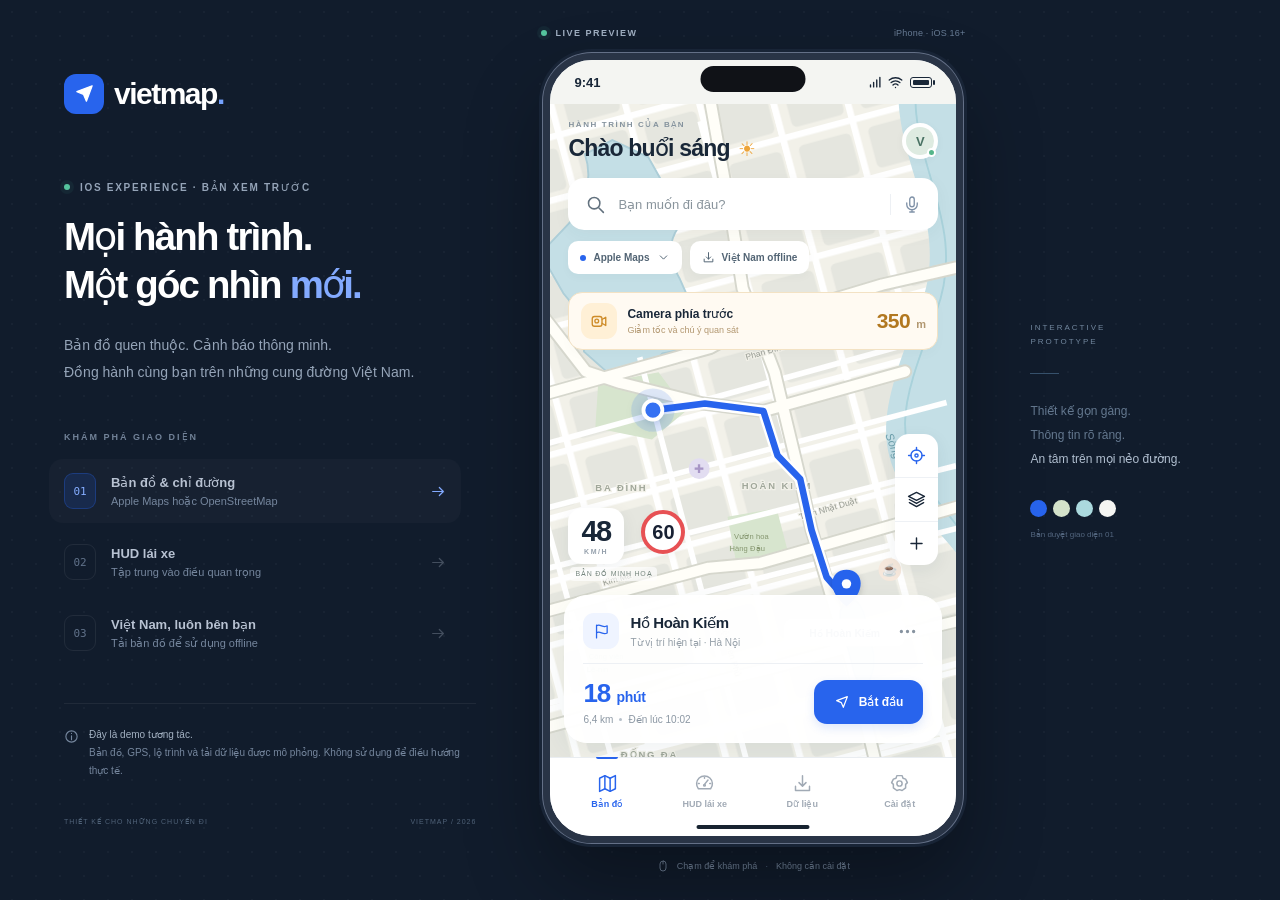
<file: demo/VietMap-demo.html>
<!doctype html>
<html lang="vi">
<head>
  <meta charset="utf-8"><meta name="viewport" content="width=device-width,initial-scale=1,viewport-fit=cover">
  <meta name="theme-color" content="#111c2c"><title>VietMap — Bản xem trước</title>
  <style>
*{box-sizing:border-box} :root{--blue:#2864ed;--ink:#192738;--muted:#81909f;--border:#eaf0f5;--map-ground:#f2f1e9;--map-block:#e5e6df;--map-water:#c4dfe6;--map-park:#d7e5ce;font-family:-apple-system,BlinkMacSystemFont,'Segoe UI',sans-serif;color:var(--ink);font-synthesis:none}body{margin:0;background:#111c2c;background-image:radial-gradient(#ffffff08 1px,transparent 1px);background-size:24px 24px}button,input,a{-webkit-tap-highlight-color:transparent}button{font:inherit;cursor:pointer;border:0;color:inherit;background:none}button:focus-visible,a:focus-visible,input:focus-visible{outline:3px solid #79a4ff;outline-offset:3px}button:disabled{opacity:.45;cursor:not-allowed}button svg,a svg{flex-shrink:0}svg.icon{width:21px;height:21px;display:block;fill:none;stroke:currentColor;stroke-width:1.8;stroke-linecap:round;stroke-linejoin:round}button{touch-action:manipulation}a{color:inherit;text-decoration:none}[hidden]{display:none!important}h1,h2,h3,p{margin:0}.studio{min-height:100svh;max-width:1600px;margin:auto;display:grid;grid-template-columns:minmax(300px,1fr) 450px minmax(150px,.45fr);gap:52px;padding:28px 5vw;align-items:center}.intro{color:#fff;max-width:445px;padding:25px 0}.brand{display:inline-flex;align-items:center;font-size:30px;letter-spacing:-1.5px;font-weight:750;margin-bottom:68px}.brand-icon{display:flex;align-items:center;justify-content:center;background:var(--blue);color:white;border-radius:12px;height:40px;width:40px;margin-right:10px}.brand-icon svg{width:23px;height:23px;fill:currentColor;stroke-width:1.3}.brand-dot{color:#75a2ff}.eyebrow{display:flex;gap:10px;align-items:center;font-size:10px;letter-spacing:1.7px;font-weight:600;color:#95a4b8;margin-bottom:20px}.live-dot{display:inline-block;background:#55c49e;width:6px;height:6px;border-radius:50%;flex-shrink:0;box-shadow:0 0 0 4px #55c49e11}h1{font-size:clamp(33px,3vw,47px);line-height:1.25;letter-spacing:-1.8px;font-weight:680}h1>span{color:#83aaff}.intro-copy{font-size:14px;line-height:1.95;color:#95a4b8;margin-top:23px}.explore-label{font-size:9px;letter-spacing:2px;color:#728298;margin-top:46px;margin-bottom:17px;font-weight:700}.preview-steps{display:flex;flex-direction:column;gap:7px}.step{display:flex;text-align:left;gap:15px;align-items:center;border-radius:14px;padding:14px 15px;margin-left:-15px;transition:background .2s;width:100%;color:#b8c2d2}.step:hover,.step.active{background:#ffffff06}.step-number{color:#607189;font:11px ui-monospace,monospace;border:1px solid #ffffff12;border-radius:9px;width:32px;height:36px;display:grid;place-items:center}.step.active .step-number{background:#2864ed25;border-color:#2864ed50;color:#85adff}.step strong{font-size:13px;font-weight:550;display:block}.step small{font-size:11px;color:#75869d;display:block;margin-top:5px}.step>span:last-child{margin-left:auto;opacity:.3}.step.active>span:last-child{opacity:1;color:#83aaff}.step .icon{width:16px}.prototype-note{display:flex;align-items:flex-start;gap:10px;margin-top:38px;padding-top:22px;border-top:1px solid #ffffff10;color:#75869d;font-size:10px;line-height:1.8}.prototype-note>span{margin-top:3px}.prototype-note .icon{width:15px;height:15px}.prototype-note strong{font-weight:500;color:#a3b1c2}.intro-footer{margin-top:38px;display:flex;justify-content:space-between;font-size:7px;letter-spacing:1px;color:#506278;gap:20px}.preview-area{display:flex;flex-direction:column;align-items:center;position:relative}.device-label{display:flex;align-items:center;gap:8px;align-self:stretch;padding:0 13px;margin-bottom:15px;color:#a1b0c3;font-size:9px;font-weight:600;letter-spacing:1.5px}.device-type{margin-left:auto;color:#687c95;font-weight:400;letter-spacing:.2px}.phone{width:420px;height:min(850px,calc(100svh - 110px));min-height:700px;border:7px solid #293446;border-radius:49px;background:#f2f5f8;box-shadow:0 0 0 1px #647087,0 0 0 4px #182436,0 40px 80px #0005;overflow:hidden;position:relative;transform:translateZ(0)}.status-bar{position:absolute;top:0;left:0;right:0;height:44px;z-index:20;display:flex;align-items:center;justify-content:space-between;padding:0 24px;background:#f5f6f2e8;font-size:13px;font-weight:650;transition:background .2s,color .2s}.dynamic-island{position:absolute;left:50%;transform:translateX(-50%);width:105px;height:26px;top:6px;background:#101217;border-radius:30px}.system-icons{display:flex;gap:5px;align-items:center}.system-icons .icon{width:15px;height:15px;stroke-width:2.2}.battery{display:block;width:22px;height:11px;border:1px solid currentColor;border-radius:3px;position:relative;margin-left:2px}.battery:before{content:'';display:block;position:absolute;inset:2px;background:currentColor;border-radius:1px}.battery:after{content:'';position:absolute;width:2px;height:5px;right:-4px;top:2px;background:currentColor;border-radius:2px}.app{position:absolute;inset:44px 0 0;overflow:hidden}.page{position:absolute;inset:0 0 79px;display:none;overflow-y:auto;scrollbar-width:none}.page.active{display:block}.page::-webkit-scrollbar{display:none}.map-page{overflow:hidden;background:var(--map-ground)}.map-canvas{position:absolute;inset:-44px 0 -130px;transition:filter .4s,opacity .4s;overflow:hidden}.map-canvas>svg{width:100%;height:100%;min-height:840px;object-fit:cover}.map-canvas.osm{--map-ground:#f3f0df;--map-block:#e8e4d5;--map-water:#b5dce7;--map-park:#cde3bf}.map-canvas.locked{filter:blur(5px);opacity:.26}.minor-roads{stroke:white;stroke-width:6}.major-roads{stroke:#d6d7cd;stroke-width:15}.road-centers{stroke:#fffef8;stroke-width:11}.map-labels text{font-size:9px;fill:#969a92;font-weight:450;paint-order:stroke;stroke:var(--map-ground);stroke-width:2.5px;letter-spacing:.1px}.map-labels .water-label{font-size:12px;fill:#6c9eaa;font-style:italic;stroke:var(--map-water);stroke-width:1px}.map-labels .district-label{font-size:10px;fill:#a0a79a;letter-spacing:2px;font-weight:650}.map-labels .park-label{font-size:8px;fill:#85966f;stroke:var(--map-park);stroke-width:1px}.route-casing,.route-line{fill:none;stroke-linejoin:round;stroke-linecap:round}.route-casing{stroke:white;stroke-width:12}.route-line{stroke:var(--blue);stroke-width:7;stroke-dasharray:0;transition:stroke .3s}.route-line.navigating{stroke:#1356f0;stroke-dasharray:11 1;animation:route-move 1.5s linear infinite}@keyframes route-move{to{stroke-dashoffset:-24}}.map-pois text{font-size:13px;text-anchor:middle;fill:#a795c6}.destination-label text{font-size:11px;text-anchor:middle;fill:#3b5887;font-weight:650}.map-top{position:absolute;left:18px;right:18px;top:16px;z-index:3}.app-heading{display:flex;align-items:center;justify-content:space-between;margin-bottom:16px}.overline{display:block;font-size:8px;letter-spacing:1.6px;font-weight:750;color:#84929d;margin-bottom:6px}.app-heading h2{font-size:23px;letter-spacing:-.8px;font-weight:750}.sun{font-size:20px;color:#eda439;margin-left:3px}.avatar{width:36px;height:36px;border-radius:50%;display:grid;place-items:center;background:#fff;border:3px solid #fff;box-shadow:0 2px 8px #253e4f0b;color:#497263;font-size:13px;font-weight:700;position:relative;flex-shrink:0}.avatar:before{content:'';position:absolute;inset:1px;border-radius:50%;background:#deebe1;z-index:0}.avatar{isolation:isolate}.avatar:before{z-index:-1}.avatar>span{position:absolute;right:-1px;bottom:-1px;width:9px;height:9px;border-radius:50%;background:#54b58a;border:2px solid white}.search-box{display:flex;align-items:center;background:#fff;box-shadow:0 4px 18px #263e4f0b;border:1px solid #fff9;width:100%;border-radius:16px;height:52px;padding:0 16px;gap:12px;color:#89949c;text-align:left;font-size:13px}.search-box>.icon,.search-box>span:first-child{color:#62717e}.search-box kbd{margin-left:auto;border-left:1px solid #edf0f4;padding-left:12px;color:#8092a8}.search-box kbd .icon{width:18px}.map-chips{display:flex;gap:8px;margin-top:11px}.chip{display:flex;align-items:center;gap:7px;background:#fff;box-shadow:0 3px 10px #263e4f08;border:1px solid #ffffffcc;border-radius:10px;padding:9px 11px;font-size:10px;font-weight:600;color:#526474}.chip .icon{width:13px;height:13px}.source-dot{display:block;border-radius:50%;width:6px;height:6px;background:#2864ed}.camera-banner{display:flex;align-items:center;margin-top:18px;background:#fffaf2;border:1px solid #f3e2c4;border-radius:14px;padding:10px 12px;box-shadow:0 5px 12px #36414c05;gap:10px}.hazard-icon{display:flex;align-items:center;justify-content:center;border-radius:11px;background:#fff0d6;color:#ce8c29;width:36px;height:36px;flex-shrink:0}.hazard-icon svg{height:18px;width:18px}.camera-banner strong{font-size:12px;font-weight:700;display:block}.camera-banner small{display:block;font-size:9px;color:#b29770;margin-top:4px}.camera-banner>span:last-child{margin-left:auto;font-size:21px;font-weight:750;color:#b27820;letter-spacing:-.6px}.camera-banner>span:last-child small{display:inline;font-size:11px;margin-left:1px}.map-speed{position:absolute;left:18px;bottom:193px;background:#fff;border-radius:14px;box-shadow:0 5px 18px #18324412;padding:9px 13px;text-align:center;display:flex;flex-direction:column;gap:2px}.map-speed strong{font-size:29px;line-height:1;font-weight:750;letter-spacing:-1.5px}.map-speed span{font-size:7px;letter-spacing:1.5px;color:#95a0ac;font-weight:700}.map-limit,.limit-sign{display:grid;place-items:center;background:#fff;color:#182133;font-weight:800;border-radius:50%;border:5px solid #e75154;flex-shrink:0}.map-limit{position:absolute;left:91px;bottom:203px;width:44px;height:44px;border-width:4px;font-size:20px;box-shadow:0 3px 10px #1832440a}.map-tools{position:absolute;right:18px;bottom:192px;display:flex;flex-direction:column;background:white;border-radius:14px;box-shadow:0 5px 18px #18324412;overflow:hidden}.map-tools button{padding:12px}.map-tools button:first-child{color:var(--blue)}.map-tools button+button{border-top:1px solid #eef1f5}.map-tools .icon{height:19px;width:19px}.map-tools button:hover{background:#f3f6ff}.map-watermark{position:absolute;bottom:176px;left:20px;font-size:7px;color:#77877f;letter-spacing:.8px;background:#ffffffaa;border-radius:4px;padding:3px 5px}.route-card{position:absolute;bottom:14px;left:14px;right:14px;background:#fffffff7;box-shadow:0 8px 30px #23405812;border:1px solid #fff;border-radius:23px;padding:17px 18px}.route-title{display:flex;align-items:center;gap:11px;padding-bottom:14px;border-bottom:1px solid #edf0f4}.destination-icon{width:36px;height:36px;display:grid;place-items:center;border-radius:11px;background:#eff4ff;color:var(--blue);flex-shrink:0}.destination-icon .icon{height:17px;width:17px}.route-title h3{font-size:15px;font-weight:750;letter-spacing:-.4px}.route-title p{font-size:10px;color:#96a0a9;margin-top:5px}.icon-button{width:32px;height:32px;display:grid;place-items:center;color:#8793a0;border-radius:50%}.icon-button:hover{background:#edf2f8}.route-title .icon-button{margin-left:auto}.route-bottom{display:flex;align-items:center;justify-content:space-between;margin-top:14px;gap:8px}.route-metrics>strong{color:var(--blue);font-size:26px;letter-spacing:-1px;font-weight:750}.route-metrics strong>span{font-size:14px;letter-spacing:-.3px}.route-metrics p{font-size:10px;color:#8b97a3;margin-top:5px;display:flex;gap:6px;align-items:center}.route-metrics i,.country-card-footer i{display:inline-block;width:3px;height:3px;background:#b6c0ca;border-radius:50%}.start-button,.primary-button{display:flex;align-items:center;justify-content:center;gap:9px;background:var(--blue);color:#fff;font-size:12px;font-weight:650;border-radius:13px;padding:14px 20px;box-shadow:0 4px 10px #2864ed25;transition:background .2s,transform .2s}.start-button:hover,.primary-button:hover{background:#1b52cf;transform:translateY(-1px)}.start-button .icon{width:16px;height:16px}.start-button:active,.primary-button:active{transform:translateY(0)}.tab-bar{position:absolute;bottom:0;left:0;right:0;height:79px;display:grid;grid-template-columns:repeat(4,1fr);background:#fff;border-top:1px solid #e9edf1;padding:10px 8px 22px;z-index:5}.tab-bar button{position:relative;display:flex;align-items:center;flex-direction:column;gap:5px;color:#a1aab5;font-size:9px;font-weight:550;justify-content:center}.tab-bar .icon{height:21px;width:21px;stroke-width:1.7}.tab-bar button.active{color:var(--blue)}.tab-bar button.active:before{content:'';position:absolute;top:-11px;width:22px;height:2px;background:var(--blue);border-radius:0 0 5px 5px}.tab-bar button i{position:absolute;top:2px;right:27px;height:6px;width:6px;border-radius:50%;background:#d4a35f}.home-indicator{position:absolute;bottom:7px;left:50%;transform:translateX(-50%);width:113px;height:4px;border-radius:5px;background:#172330;z-index:30}.preview-caption{display:flex;gap:8px;align-items:center;color:#73849b;font-size:9px;margin-top:17px}.preview-caption .icon{width:12px;height:12px}.preview-caption>span:not(:first-child){color:#52657e}.review-note{color:#64788f;align-self:center;padding-bottom:40px}.review-tag{font-size:8px;line-height:1.7;letter-spacing:2px;color:#72879e;max-width:125px}.review-line{display:block;width:29px;height:1px;background:#36516c;margin:25px 0}.review-note p{font-size:12px;line-height:2}.review-note p strong{font-weight:400;color:#b1bfd0}.color-swatches{display:flex;margin-top:29px;gap:6px}.color-swatches i{height:17px;width:17px;border-radius:50%;background:#2864ed}.color-swatches i:nth-child(2){background:#d4e2ca}.color-swatches i:nth-child(3){background:#abd9de}.color-swatches i:nth-child(4){background:#f5f5f2}.review-note>small{font-size:8px;display:block;margin-top:13px;color:#53667f}.missing-map{position:absolute;top:45%;left:20px;right:20px;z-index:4;transform:translateY(-30%);text-align:center;background:#fffefcf5;border:1px solid #fff;border-radius:22px;padding:24px 15px;box-shadow:0 10px 40px #1d34400b}.missing-map>span{display:flex;justify-content:center;color:var(--blue);margin-bottom:14px}.missing-map>span .icon{height:32px;width:32px}.missing-map h3{font-size:19px;letter-spacing:-.5px}.missing-map p{font-size:11px;line-height:1.8;color:#8694a3;margin:9px 0 18px}.missing-map .primary-button{margin:auto}.missing-map>small{display:block;font-size:8px;color:#a0a9b3;margin-top:13px}.page-title{padding:30px 23px 22px}.page-title h2{font-size:31px;letter-spacing:-1.2px;font-weight:750;margin-top:8px}.page-title h2>span{color:var(--blue)}.page-title p{font-size:12px;line-height:1.8;color:#8c99a7;margin-top:10px}.data-page,.settings-page{background:#f6f8fb}.country-card{margin:0 20px;min-height:245px;position:relative;overflow:hidden;border-radius:23px;background:#e9effa;border:1px solid #e0e8f8}.country-card:before,.country-card:after{content:'';position:absolute;border:1px solid #cbd7ef66;width:320px;height:320px;border-radius:50%;right:-110px;top:-25px}.country-card:after{width:250px;height:250px;right:-75px;top:10px}.country-card-top{display:flex;align-items:center;justify-content:space-between;padding:18px;position:relative;z-index:1}.pill-light{background:white;border-radius:6px;padding:6px 8px;color:#496ea7;font-size:7px;font-weight:700;letter-spacing:.6px;display:flex;align-items:center;gap:6px}.pill-light .live-dot{width:4px;height:4px;background:#5586d9;box-shadow:none}.country-code{font-size:10px;color:#7c99c3;letter-spacing:2px;font-weight:750}.vietnam-art{position:absolute;right:17px;top:12px;width:147px;height:205px;transform:rotate(-8deg);color:#5f86d1;opacity:.8;z-index:1}.vietnam-art svg{width:100%;height:100%}.country-copy{padding:20px;position:relative;z-index:2;pointer-events:none}.country-copy h3{font-size:31px;letter-spacing:-1.2px;font-weight:750;color:#244e90}.country-copy p{font-size:11px;color:#7f99bf;line-height:1.7;margin-top:8px}.country-copy>span{font-size:6px;letter-spacing:1.2px;color:#94a9c7;display:block;margin-top:18px}.country-card-footer{position:relative;z-index:2;display:flex;align-items:center;gap:8px;border-top:1px solid #ccd9ef88;padding:13px 20px;color:#6c87b1;font-size:9px;background:#e7edf8a0}.country-card-footer .icon{width:13px;height:13px}.data-state{padding:18px 20px 0}.data-state .primary-button{width:100%;height:47px}.data-state .secondary-button{width:100%;margin-top:8px;padding:10px;font-size:10px;color:#8b98a8}.data-state .downloaded-state{display:flex;align-items:center;justify-content:center;gap:8px;color:#38876d;background:#e9f4ee;border:1px solid #d5eadf;border-radius:12px;padding:13px;font-size:12px;font-weight:650}.data-features{display:flex;flex-direction:column;gap:18px;padding:26px 25px}.data-features>div{display:flex;align-items:center;gap:13px}.data-features>div>span:first-child{color:#7794b7;background:#eaf0f8;width:34px;height:34px;border-radius:10px;display:grid;place-items:center}.data-features .icon{width:17px;height:17px}.data-features strong{font-size:11px;font-weight:600;display:block}.data-features small{font-size:9px;display:block;margin-top:5px;color:#99a4b0}.data-disclaimer{margin:0 25px 20px;font-size:9px;line-height:1.8;color:#a1aab4;padding-top:17px;border-top:1px solid #e5ebf2}.profile-card{margin:0 20px;display:flex;align-items:center;gap:12px;background:white;border-radius:16px;padding:15px;box-shadow:0 3px 14px #2d4d7913}.profile-card strong{font-size:12px;font-weight:650;display:block}.profile-card div>span{font-size:9px;color:#a2acb7;display:block;margin-top:5px}.version-tag{margin-left:auto;font-size:8px;border-radius:6px;background:#eef3fa;color:#8c9cb4;padding:5px}.settings-group{margin:22px 20px 0;border-radius:15px;background:white;overflow:hidden}.settings-group h3{font-size:8px;letter-spacing:1.4px;padding:16px;color:#97a5b4;font-weight:650}.settings-row{display:flex;align-items:center;gap:9px;min-height:51px;text-align:left;padding:9px 14px;font-size:11px;width:100%}.settings-row+.settings-row{border-top:1px solid #f2f4f7}.settings-row>span:nth-child(2),.settings-row>label{flex:1}.settings-row>small{font-size:9px;color:#96a2b0}.settings-row>span:last-child:not(.setting-icon) .icon{height:13px;width:13px;color:#acb7c4}.setting-icon{display:flex;align-items:center;justify-content:center;width:28px;height:28px;border-radius:8px;flex-shrink:0}.setting-icon .icon{width:15px;height:15px}.blue{background:#edf3ff;color:#6086d1}.green{background:#edf6f0;color:#61a887}.orange{background:#fcf2e8;color:#d5a165}.purple{background:#f1effa;color:#a095c3}.switch{appearance:none;width:33px;height:20px;flex-shrink:0;border-radius:14px;background:#dbe1e9;position:relative;cursor:pointer;transition:background .2s;margin:0}.switch:before{content:'';width:16px;height:16px;left:2px;top:2px;position:absolute;background:white;border-radius:50%;box-shadow:0 1px 2px #0002;transition:transform .2s}.switch:checked{background:var(--blue)}.switch:checked:before{transform:translateX(13px)}.settings-about{text-align:center;padding:30px 15px}.settings-about>.brand-icon{margin:0 auto 12px;width:29px;height:29px;border-radius:9px}.settings-about>.brand-icon .icon{height:16px;width:16px}.settings-about>strong{font-size:10px;font-weight:600;color:#90a0b1}.settings-about p{font-size:9px;color:#acb6c2;line-height:1.8;margin-top:7px}.text-button{font-size:10px;color:#7d98c4;margin-top:15px}.hud-page{background:#101c2c;color:#f0f4fa;padding:22px 21px 12px;background-image:radial-gradient(ellipse at 50% 30%,#1a2d43 0,transparent 60%);overflow-y:auto}.hud-header{display:flex;align-items:center;justify-content:space-between}.hud-brand{font-size:13px;letter-spacing:1px;font-weight:750}.hud-brand>span{color:#697e97;margin-left:6px;font-size:10px;font-weight:500}.gps-badge{display:flex;align-items:center;gap:7px;color:#79c6a8;font-size:9px;background:#53b4940b;border:1px solid #54b69520;padding:6px 9px;border-radius:7px}.gps-badge .live-dot{width:4px;height:4px}.gps-badge.lost{color:#e2b674;background:#bc954b13;border-color:#bc954b30}.gps-badge.lost .live-dot{background:#e2b674}.hud-subtitle{font-size:6px;letter-spacing:1.8px;color:#586f89;margin-top:11px}.hud-mirrorable{transition:transform .3s}.hud-mirrorable.mirrored{transform:scaleX(-1)}.hud-dial{position:relative;width:285px;height:270px;margin:21px auto 0;display:grid;place-items:center}.dial-ticks{position:absolute;inset:0 0 -15px;border-radius:50%;background:repeating-conic-gradient(from 225deg,#3f6c7c 0deg 1deg,transparent 1deg 6deg);mask:radial-gradient(transparent 66%,#000 67%,#000 69%,transparent 70%);opacity:.5;clip-path:polygon(0 0,100% 0,100% 78%,0 78%)}.hud-dial:before{content:'';position:absolute;inset:21px 21px 6px;border-radius:50%;border:1px solid #7bdbd313;clip-path:polygon(0 0,100% 0,100% 81%,0 81%)}.dial-inner{display:flex;align-items:center;flex-direction:column;padding-top:14px;position:relative}.speed-caption{font-size:8px;letter-spacing:2px;color:#627e94}.dial-inner>strong{font-size:119px;letter-spacing:-8px;line-height:1.12;font-weight:650;color:#8ae0d5;font-variant-numeric:tabular-nums;font-feature-settings:'tnum';margin-left:-7px;text-shadow:0 0 40px #57d4c512;transition:color .2s}.speed-unit{font-size:11px;letter-spacing:5px;color:#4f7285;padding-left:5px}.hud-safe{font-size:7px;letter-spacing:.7px;color:#709d99;display:flex;align-items:center;gap:6px;margin-top:18px}.hud-safe>span{height:4px;width:4px;background:#5bc7aa;border-radius:50%}.speeding .dial-inner>strong{color:#f59183;text-shadow:0 0 40px #ff635512}.speeding .hud-safe{color:#ee9a86}.speeding .hud-safe>span{background:#ee9a86}.speeding .dial-ticks{background:repeating-conic-gradient(from 225deg,#be7c6f 0deg 1deg,transparent 1deg 6deg)}.hud-road{display:flex;align-items:center;gap:15px;border:1px solid #ffffff09;background:#ffffff04;border-radius:16px;padding:15px}.limit-sign{height:53px;width:53px;font-size:24px;border-width:5px}.hud-road>div:nth-child(2){display:flex;flex-direction:column;gap:5px}.hud-road small{font-size:7px;letter-spacing:1.2px;color:#6d7f95}.hud-road strong{font-size:12px;font-weight:550}.hud-road div>span{font-size:9px;color:#586d85}.road-direction{color:#5e7896;margin-left:auto}.road-direction .icon{height:18px;width:18px}.hud-alert{display:flex;align-items:center;gap:12px;border:1px solid #c4934433;border-radius:15px;background:#c493440c;margin-top:12px;padding:14px}.hud-alert .hazard-icon{background:#c493441a;color:#d1a55c;width:35px;height:35px}.hud-alert small{font-size:7px;color:#8c764f;letter-spacing:1.5px;display:block;margin-bottom:6px}.hud-alert>div>strong{font-size:12px;font-weight:550;color:#dfccab}.hud-distance{margin-left:auto;text-align:right}.hud-distance>strong{font-size:29px!important;letter-spacing:-1px;color:#e3bc78!important;display:block;line-height:1}.hud-distance>span{font-size:6px;letter-spacing:1.5px;color:#947c56;display:block;margin-top:5px}.hud-next{display:flex;align-items:center;gap:7px;color:#4b667e;font-size:8px;padding:14px 4px}.hud-next .icon{height:12px;width:12px}.hud-next>span:last-child{margin-left:auto;width:4px;height:4px;box-shadow:none;opacity:.7}.hud-controls{display:flex;justify-content:space-between;border-top:1px solid #ffffff08;padding-top:17px;margin-top:2px}.hud-controls button{font-size:9px;display:flex;flex-direction:column;align-items:center;gap:7px;color:#526c85;min-width:70px}.hud-controls .icon{height:18px;width:18px}.hud-controls .selected{color:#8acbc3}.simulator{border:1px dashed #526b8935;border-radius:11px;padding:11px 12px;margin-top:23px;background:#ffffff02}.simulator>div:first-child{display:flex;align-items:center;justify-content:space-between;color:#687e96;font-size:9px}.simulator output{font:9px ui-monospace,monospace;color:#96b2cc}.simulator input{display:block;width:100%;height:3px;accent-color:#7eb8c4;margin:14px 0 9px;cursor:pointer}.slider-labels{display:flex;justify-content:space-between;font-size:7px;color:#415c77}.phone.hud-mode .status-bar{background:#101c2c;color:#d3dce8}.phone.hud-mode .tab-bar{background:#101c2c;border-color:#ffffff08}.phone.hud-mode .tab-bar button{color:#415a74}.phone.hud-mode .tab-bar button.active{color:#8cddd2}.phone.hud-mode .tab-bar button.active:before{background:#8cddd2}.phone.hud-mode .home-indicator{background:#8c9aad}.modal-backdrop{position:absolute;inset:0;z-index:40;background:#0d1c3670;backdrop-filter:blur(5px);display:flex;align-items:flex-end;animation:fade-in .2s}.sheet{position:relative;width:100%;background:#fbfcfe;border-radius:28px 28px 0 0;max-height:97%;overflow-y:auto;padding:29px 24px 30px;box-shadow:0 -20px 50px #0c17302b;animation:slide-up .3s cubic-bezier(.2,.8,.2,1);scrollbar-width:none;outline:none}.sheet-handle{position:absolute;top:9px;left:50%;transform:translateX(-50%);width:33px;height:4px;border-radius:4px;background:#dfe5ec}.sheet-close{position:absolute;right:15px;top:19px;background:#eef2f7;z-index:2}.sheet-close .icon{width:15px;height:15px}.sheet-icon{display:grid;place-items:center;width:46px;height:46px;background:#eaf0ff;color:var(--blue);border-radius:14px;margin-bottom:18px}.sheet-icon .icon{width:23px;height:23px}.sheet h2{font-size:24px;letter-spacing:-.8px;line-height:1.3;padding-right:20px}.sheet-description{font-size:11px;line-height:1.85;color:#8a97a7;margin:11px 0 21px}.demo-badge{display:inline-block;font-size:7px;letter-spacing:.8px;font-weight:700;color:#9b814e;background:#fbf4e6;border-radius:5px;padding:5px 7px;margin-bottom:10px}.provider-option{width:100%;display:flex;align-items:center;text-align:left;border:1px solid #e4eaf3;background:white;border-radius:16px;padding:16px 14px;margin-top:11px;gap:12px}.provider-option.selected{background:#f3f6ff;border-color:#aac3ff}.provider-option .setting-icon{width:38px;height:38px;border-radius:11px}.provider-option strong{display:block;font-size:13px;font-weight:650}.provider-option small{display:block;font-size:9px;line-height:1.6;color:#94a0ad;margin-top:4px}.provider-option>span:last-child{color:#c5cdd9;margin-left:auto}.provider-option.selected>span:last-child{color:var(--blue)}.provider-note{font-size:9px;line-height:1.8;color:#9aa7b6;margin-top:17px;padding-top:15px;border-top:1px solid #e9eef5}.package-row{display:flex;align-items:center;gap:12px;padding:17px 14px;background:#eff3fa;border-radius:15px;margin:19px 0}.package-flag{width:45px;height:45px;border-radius:12px;display:grid;place-items:center;background:#e2eaff;color:#4c73b6;font-size:13px;font-weight:750}.package-row strong{font-size:13px;font-weight:650;display:block}.package-row small{font-size:9px;color:#90a0b4;display:block;margin-top:5px}.package-row>span:last-child{margin-left:auto;font-size:15px;letter-spacing:-.5px;font-weight:700;color:#4a6999}.download-info{display:flex;gap:7px;align-items:center;font-size:9px;color:#8c9bae;margin:13px 1px}.download-info .icon{width:13px;height:13px;color:#71a38d}.download-wifi{display:flex;justify-content:space-between;align-items:center;font-size:11px;margin:20px 0;padding-top:17px;border-top:1px solid #e7edf4}.download-wifi>span{display:flex;gap:8px;align-items:center}.download-wifi .icon{width:15px;height:15px;color:#8b9db3}.sheet .primary-button{width:100%;margin-top:16px;font-size:12px;min-height:47px}.sheet .primary-button .icon{width:17px;height:17px}.sheet-footnote{text-align:center;font-size:8px;line-height:1.8;color:#a5afbb;margin-top:12px}.progress-wrap{margin-top:20px}.progress-title{display:flex;align-items:center;justify-content:space-between;font-size:10px;color:#798da8;margin-bottom:9px}.progress-title strong{font-weight:600;color:var(--blue)}.progress-track{height:6px;background:#e7edf7;border-radius:8px;overflow:hidden}.progress-fill{height:100%;background:var(--blue);width:0;transition:width .2s;border-radius:8px}.cancel-download{font-size:10px;color:#90a0b6;display:block;margin:17px auto 0;padding:8px}.success-icon{height:58px;width:58px;border-radius:50%;display:grid;place-items:center;color:#4b9b7c;background:#e3f3e9;margin:10px auto 18px}.success-icon .icon{height:27px;width:27px}.success-copy{text-align:center}.success-copy h2{padding:0}.success-copy p{font-size:11px;line-height:1.9;color:#8a9dad;margin-top:13px}.sheet-search{margin-top:18px;display:flex;gap:8px;align-items:center;background:#eff3fa;border:1px solid #e2eaf6;border-radius:12px;padding:12px}.sheet-search .icon{height:18px;width:18px;color:#8299bc}.sheet-search input{border:0;background:none;font:inherit;font-size:13px;width:100%;outline:none;color:var(--ink)}.search-results{margin-top:17px}.search-result{padding:12px 3px;width:100%;display:flex;align-items:center;gap:12px;border-bottom:1px solid #e9edf4;text-align:left}.search-result strong{display:block;font-size:12px;font-weight:600}.search-result small{font-size:10px;color:#9aa6b4;display:block;margin-top:4px}.search-result>span:first-child{height:31px;width:31px;background:#edf2fc;border-radius:10px;color:#7394c6;display:grid;place-items:center}.search-result .icon{width:15px;height:15px}.search-empty{font-size:11px;color:#94a2b4;padding:15px 3px;line-height:1.7}.route-step{display:flex;align-items:center;gap:12px;border-bottom:1px solid #e9edf3;padding:16px 0}.route-step>span{width:31px;height:31px;display:grid;place-items:center;border-radius:9px;background:#edf3ff;color:#648bca}.route-step strong{font-size:12px;display:block;font-weight:550}.route-step small{font-size:9px;color:#96a4b5;display:block;margin-top:5px}.toast{position:absolute;bottom:91px;left:50%;transform:translate(-50%,12px);max-width:calc(100% - 32px);width:max-content;padding:11px 16px;background:#17283eea;backdrop-filter:blur(8px);border:1px solid #ffffff15;border-radius:12px;color:#fff;box-shadow:0 4px 20px #10254122;font-size:11px;line-height:1.5;text-align:center;z-index:50;opacity:0;pointer-events:none;transition:opacity .2s,transform .2s}.toast.visible{opacity:1;transform:translate(-50%,0)}@keyframes fade-in{from{opacity:0}to{opacity:1}}@keyframes slide-up{from{transform:translateY(50px);opacity:.3}to{transform:translateY(0);opacity:1}}
@media(min-height:950px){.hud-dial{margin-top:30px;margin-bottom:8px}.hud-controls{margin-top:11px}.simulator{margin-top:28px}.country-card{min-height:260px}.data-features{gap:22px;padding-top:32px}.page-title{padding-top:35px;padding-bottom:28px}}@media(max-width:1250px){.studio{grid-template-columns:minmax(300px,1fr) 420px;max-width:1100px;gap:60px;padding:27px 5vw}.review-note{display:none}.brand{margin-bottom:55px}h1{font-size:39px}}@media(max-width:850px){.studio{gap:30px;padding:25px;grid-template-columns:minmax(235px,1fr) 390px}.phone{width:390px;min-height:700px}.brand{font-size:27px;margin-bottom:45px}h1{font-size:32px;letter-spacing:-1.3px}.intro-copy{font-size:12px}.step{gap:10px}.step strong{font-size:11px}.step small{font-size:9px}.intro-footer{display:none}.prototype-note{font-size:9px}.hud-dial{width:270px;height:255px;margin-top:15px}.hud-subtitle{font-size:5.5px}.hud-controls{padding-top:14px}.simulator{margin-top:18px}.hud-road{padding:12px}.hud-alert{padding:12px}}@media(max-width:680px){body{background:#f4f6f9}.studio{padding:0;display:block;min-height:100svh}.intro,.device-label,.preview-caption,.review-note{display:none}.preview-area{display:block}.phone{width:100%;height:100svh;min-height:560px;max-height:none;border:0;border-radius:0;box-shadow:none}.status-bar{height:44px;padding:0 23px;padding-top:env(safe-area-inset-top)}.dynamic-island{display:none}.app{inset:44px 0 0}.page{bottom:calc(72px + env(safe-area-inset-bottom))}.tab-bar{height:calc(72px + env(safe-area-inset-bottom));padding-bottom:calc(16px + env(safe-area-inset-bottom))}.home-indicator{bottom:calc(5px + env(safe-area-inset-bottom) / 2)}.map-top{left:20px;right:20px;top:18px}.map-canvas>svg{min-height:800px}.map-speed{bottom:201px}.map-limit{bottom:212px}.map-tools{bottom:201px}.route-card{bottom:18px;left:16px;right:16px}.map-watermark{bottom:185px}.page-title{padding-top:30px}.hud-page{padding:25px 24px 20px}.hud-dial{height:270px;width:285px;margin:24px auto 8px}.hud-subtitle{font-size:6px}.simulator{margin-top:25px}.toast{bottom:calc(84px + env(safe-area-inset-bottom))}.sheet{padding-bottom:calc(25px + env(safe-area-inset-bottom))}}@media(max-width:380px){.hud-dial{height:220px;width:245px;margin:14px auto 3px}.dial-inner>strong{font-size:101px}.hud-road{padding:11px}.hud-alert{padding:11px}.hud-page{padding:20px 18px 12px}.hud-controls{padding-top:12px}.simulator{margin-top:16px}.map-top{left:15px;right:15px}.app-heading h2{font-size:21px}.camera-banner{margin-top:12px}.chip{font-size:9px;padding:8px 10px}.route-card{padding:14px 15px}.map-speed{bottom:188px}.map-limit{bottom:199px}.map-tools{bottom:188px}.map-watermark{bottom:174px}}@media(prefers-reduced-motion:reduce){*,*:before,*:after{animation:none!important;transition:none!important;scroll-behavior:auto!important}}

/* Keep primary HUD controls visible within the phone viewport. */
.hud-dial{width:270px;height:235px;margin:17px auto 0}.dial-inner>strong{font-size:110px}.hud-controls{padding-top:13px;margin-top:0}.simulator{margin-top:17px}.data-state .secondary-button{display:flex;align-items:center;justify-content:center;gap:6px}.data-state .secondary-button .icon{width:12px;height:12px}.data-state .downloaded-state{font-size:10px}.data-state .downloaded-state .icon{width:17px;height:17px;flex-shrink:0}
@media(max-width:680px) and (min-height:900px){.hud-dial{width:285px;height:265px;margin-top:24px}.dial-inner>strong{font-size:119px}.simulator{margin-top:24px}}
@media(max-height:750px){.hud-dial{width:235px;height:205px;margin-top:10px}.dial-inner>strong{font-size:98px}.hud-road{padding:10px}.hud-alert{padding:10px}.hud-next{padding:10px 4px}.hud-page{padding-top:18px}.hud-controls{padding-top:11px}.simulator{margin-top:13px}}

</style>
</head>
<body>
  <div class="studio">
    <aside class="intro">
      <a class="brand" href="#" aria-label="VietMap"><span class="brand-icon" data-icon="navigation"></span>vietmap<span class="brand-dot">.</span></a>
      <div class="eyebrow"><span class="live-dot"></span> IOS EXPERIENCE · BẢN XEM TRƯỚC</div>
      <h1>Mọi hành trình.<br>Một góc nhìn <span>mới.</span></h1>
      <p class="intro-copy">Bản đồ quen thuộc. Cảnh báo thông minh.<br>Đồng hành cùng bạn trên những cung đường Việt Nam.</p>
      <div class="explore-label">KHÁM PHÁ GIAO DIỆN</div>
      <div class="preview-steps">
        <button data-page="map" class="step active"><span class="step-number">01</span><span><strong>Bản đồ & chỉ đường</strong><small>Apple Maps hoặc OpenStreetMap</small></span><span data-icon="arrow-right"></span></button>
        <button data-page="hud" class="step"><span class="step-number">02</span><span><strong>HUD lái xe</strong><small>Tập trung vào điều quan trọng</small></span><span data-icon="arrow-right"></span></button>
        <button data-page="data" class="step"><span class="step-number">03</span><span><strong>Việt Nam, luôn bên bạn</strong><small>Tải bản đồ để sử dụng offline</small></span><span data-icon="arrow-right"></span></button>
      </div>
      <div class="prototype-note"><span data-icon="info"></span><p><strong>Đây là demo tương tác.</strong><br>Bản đồ, GPS, lộ trình và tải dữ liệu được mô phỏng. Không sử dụng để điều hướng thực tế.</p></div>
      <div class="intro-footer"><span>THIẾT KẾ CHO NHỮNG CHUYẾN ĐI</span><span>VIETMAP / 2026</span></div>
    </aside>

    <main class="preview-area">
      <div class="device-label"><span class="live-dot"></span> LIVE PREVIEW <span class="device-type">iPhone · iOS 16+</span></div>
      <div class="phone">
        <div class="status-bar"><span>9:41</span><div class="dynamic-island"></div><div class="system-icons"><span data-icon="signal"></span><span data-icon="wifi"></span><span class="battery"></span></div></div>
        <div id="app" class="app">
          <section class="page map-page active" id="page-map" aria-label="Bản đồ">
            <div class="map-canvas" id="mapCanvas">
              <svg id="cityMap" viewBox="0 0 430 850" role="img" aria-label="Sơ đồ đường Hà Nội minh họa, không phải bản đồ thực tế">
                <defs><pattern id="blocks" width="76" height="65" patternTransform="rotate(-15)" patternUnits="userSpaceOnUse"><rect width="76" height="65" fill="var(--map-ground)"/><rect x="7" y="7" width="57" height="45" rx="6" fill="var(--map-block)"/><path d="M0 60H76M70 0V65" stroke="#fff" stroke-width="7"/></pattern><filter id="pinShadow"><feDropShadow dx="0" dy="3" stdDeviation="4" flood-opacity=".18"/></filter></defs>
                <g id="mapDrawing">
                  <rect x="-250" y="-250" width="1000" height="1400" fill="url(#blocks)"/>
                  <path d="M382-50C335 65 433 135 392 242S337 393 393 459 478 539 430 634L520 820 600-50Z" fill="var(--map-water)"/><path d="M399-40C355 69 450 139 409 247S360 384 415 453 489 553 447 627" fill="none" stroke="#a9d2db" stroke-width="2"/>
                  <path d="M37 80Q48 112 26 147L-10 185 14 227Q36 251 36 289L63 313Q90 321 119 291L154 284Q170 270 153 247L137 211Q119 180 137 156L126 122 104 83 66 65Z" fill="var(--map-water)" stroke="#adced8" stroke-width="2"/>
                  <path d="M51 323L115 311 145 351 108 382 48 370Z" fill="var(--map-park)"/>
                  <path d="M188 464L240 455 253 505 199 522Z" fill="var(--map-park)"/><path d="M38 598L132 574 147 627 70 661 29 643Z" fill="var(--map-park)"/>
                  <g class="minor-roads" fill="none" stroke-linejoin="round"><path d="M-20 391L390 278M-20 459L420 343M-20 523L430 410M-20 590L440 474M-20 666L443 550M-20 742L450 623M-20 808L440 693M159 45L375 845M95 295L246 865M233 13L447 808M-50 303L104 859"/></g>
                  <g class="major-roads" fill="none" stroke-linecap="round" stroke-linejoin="round"><path d="M-30 341L170 285 219 258 352 218 500 184M-30 571L168 518 223 513 461 445M162-20L193 153 204 222 238 311 265 424 277 478 321 625 380 871M-30 694L155 644 235 624 316 602 462 567M74 322L162 344 226 352 376 310M-10 248L38 310 74 322"/></g>
                  <g class="road-centers" fill="none" stroke-linecap="round" stroke-linejoin="round"><path d="M-30 341L170 285 219 258 352 218 500 184M-30 571L168 518 223 513 461 445M162-20L193 153 204 222 238 311 265 424 277 478 321 625 380 871M-30 694L155 644 235 624 316 602 462 567M74 322L162 344 226 352 376 310M-10 248L38 310 74 322"/></g>
                  <path d="M314 552Q325 548 332 565L342 606Q346 628 334 643 324 642 320 620L308 575Q305 562 314 552Z" fill="var(--map-water)" stroke="#a9cdd3" stroke-width="2"/>
                  <g class="map-labels"><text x="62" y="198" class="water-label">Hồ Tây</text><text x="355" y="377" class="water-label" transform="rotate(70 355 377)">Sông Hồng</text><text x="48" y="437" class="district-label">BA ĐÌNH</text><text x="203" y="435" class="district-label">HOÀN KIẾM</text><text x="75" y="719" class="district-label">ĐỐNG ĐA</text><text x="208" y="298" transform="rotate(-16 208 298)">Phan Đình Phùng</text><text x="265" y="467" transform="rotate(-16 265 467)">Trần Nhật Duật</text><text x="180" y="577" transform="rotate(74 180 577)">Điện Biên Phủ</text><text x="57" y="537" transform="rotate(-16 57 537)">Kim Mã</text><text x="302" y="673">Tràng Tiền</text><text x="41" y="615" class="park-label">Công viên</text><text x="39" y="628" class="park-label">Lê-nin</text><text x="195" y="487" class="park-label">Vườn hoa</text><text x="190" y="500" class="park-label">Hàng Đậu</text></g>
                  <path class="route-casing" d="M109 351L164 344 226 352 241 399 265 424 277 478 293 528 314 552"/><path class="route-line" id="routeLine" d="M109 351L164 344 226 352 241 399 265 424 277 478 293 528 314 552"/>
                  <g class="map-pois"><circle cx="63" cy="484" r="12" fill="#f5e6d9"/><text x="63" y="489">☕</text><circle cx="158" cy="413" r="11" fill="#e2ddf1"/><text x="158" y="418">✚</text><circle cx="360" cy="520" r="12" fill="#f6e8dc"/><text x="360" y="525">☕</text></g>
                  <g filter="url(#pinShadow)"><circle cx="109" cy="351" r="23" fill="#3471f2" fill-opacity=".15"/><circle cx="109" cy="351" r="10" fill="#3471f2" stroke="white" stroke-width="4"/><path d="M314 520C296 520 292 543 314 559 336 543 332 520 314 520Z" fill="#2864ed"/><circle cx="314" cy="535" r="5" fill="white"/></g>
                  <g class="destination-label"><rect x="248" y="572" width="128" height="29" rx="9" fill="white"/><text x="312" y="591">Hồ Hoàn Kiếm</text></g>
                </g>
              </svg>
            </div>
            <div class="map-top">
              <div class="app-heading"><div><span class="overline">HÀNH TRÌNH CỦA BẠN</span><h2>Chào buổi sáng <span class="sun">☀</span></h2></div><button class="avatar" data-page="settings" aria-label="Mở cài đặt">V<span></span></button></div>
              <button class="search-box" data-action="search"><span data-icon="search"></span><span>Bạn muốn đi đâu?</span><kbd data-icon="mic"></kbd></button>
              <div class="map-chips"><button id="providerButton" class="chip" data-action="providers"><span class="source-dot"></span><span id="providerName">Apple Maps</span><span data-icon="chevron-down"></span></button><button class="chip" data-action="download"><span data-icon="download"></span><span id="offlineChip">Việt Nam offline</span></button></div>
              <div id="cameraBanner" class="camera-banner"><div class="hazard-icon" data-icon="camera"></div><div><strong>Camera phía trước</strong><small>Giảm tốc và chú ý quan sát</small></div><span id="cameraDistance">350 <small>m</small></span></div>
            </div>
            <div id="missingMap" class="missing-map" hidden><span data-icon="map"></span><h3>Mang Việt Nam theo bạn</h3><p>Tải gói bản đồ Việt Nam để sử dụng OSM<br>ngay cả khi không có kết nối.</p><button class="primary-button" data-action="download">Tải bản đồ Việt Nam <span data-icon="download"></span></button><small>Không có dữ liệu bản đồ thật trong demo</small></div>
            <div class="map-speed"><strong id="miniSpeed">48</strong><span>KM/H</span></div><div class="map-limit">60</div>
            <div class="map-tools"><button data-action="recenter" aria-label="Về vị trí hiện tại"><span data-icon="locate"></span></button><button data-action="providers" aria-label="Đổi nguồn bản đồ"><span data-icon="layers"></span></button><button data-action="zoom" aria-label="Phóng to"><span data-icon="plus"></span></button></div>
            <span class="map-watermark">BẢN ĐỒ MINH HOẠ</span>
            <div class="route-card" id="routeCard"><div class="route-title"><div class="destination-icon" data-icon="flag"></div><div><h3>Hồ Hoàn Kiếm</h3><p>Từ vị trí hiện tại · Hà Nội</p></div><button class="icon-button" data-action="route-details" aria-label="Chi tiết tuyến"><span data-icon="more"></span></button></div><div class="route-bottom"><div class="route-metrics"><strong>18 <span>phút</span></strong><p>6,4 km <i></i> Đến lúc 10:02</p></div><button class="start-button" data-action="navigate"><span data-icon="navigation"></span><span id="navigateLabel">Bắt đầu</span></button></div></div>
          </section>

          <section class="page hud-page" id="page-hud" aria-label="HUD lái xe">
            <div class="hud-header"><div class="hud-brand">VIETMAP<span>/ HUD</span></div><span id="gpsBadge" class="gps-badge"><span class="live-dot"></span> GPS tốt</span></div>
            <div class="hud-subtitle">DỮ LIỆU MÔ PHỎNG · KHÔNG DÙNG ĐỂ LÁI XE</div>
            <div class="hud-mirrorable" id="hudMirrorable">
              <div class="hud-dial"><div class="dial-ticks"></div><div class="dial-inner"><span class="speed-caption">TỐC ĐỘ HIỆN TẠI</span><strong id="hudSpeed">48</strong><span class="speed-unit">KM/H</span><div class="hud-safe" id="speedState"><span></span> TRONG GIỚI HẠN AN TOÀN</div></div></div>
              <div class="hud-road"><div class="limit-sign">60</div><div><small>GIỚI HẠN TỐC ĐỘ</small><strong>Phố Phan Đình Phùng</strong><span>Ba Đình, Hà Nội</span></div><span class="road-direction" data-icon="arrow-up"></span></div>
              <div class="hud-alert" id="hudAlert"><span class="hazard-icon" data-icon="camera"></span><div><small>SẮP ĐẾN</small><strong>Camera phạt nguội</strong></div><div class="hud-distance"><strong id="hudDistance">350</strong><span>MÉT</span></div></div>
              <div class="hud-next"><span data-icon="shield"></span><span>Cảnh báo hoạt động offline</span><span class="live-dot"></span></div>
            </div>
            <div class="hud-controls"><button id="mirrorButton" data-action="mirror"><span data-icon="mirror"></span>Phản chiếu</button><button id="voiceButton" data-action="voice" class="selected"><span data-icon="volume"></span>Giọng nói</button><button data-action="gps"><span data-icon="locate"></span>Thử GPS</button></div>
            <div class="simulator"><div><label for="speedSlider">Mô phỏng tốc độ</label><output id="sliderValue">48 km/h</output></div><input id="speedSlider" type="range" min="0" max="120" value="48" aria-label="Tốc độ mô phỏng"><div class="slider-labels"><span>0</span><span>60</span><span>120 km/h</span></div></div>
          </section>

          <section class="page data-page" id="page-data" aria-label="Dữ liệu offline"><div class="page-title"><span class="overline">SẴN SÀNG CHO MỌI CUNG ĐƯỜNG</span><h2>Bản đồ offline<span>.</span></h2><p>Kết nối có thể mất.<br>Hành trình của bạn thì không.</p></div><div class="country-card"><div class="country-card-top"><span class="pill-light"><span class="live-dot"></span> OPENSTREETMAP</span><span class="country-code">VN</span></div><div class="vietnam-art"><svg viewBox="0 0 170 220" aria-hidden="true"><path d="M50 12L68 19 81 11 90 22 104 19 113 31 128 39 124 50 112 58 119 72 110 85 113 96 121 107 127 127 143 145 146 162 137 176 125 183 116 198 95 207 79 204 70 213 53 212 54 201 67 192 82 186 93 172 108 166 115 152 109 134 99 117 97 101 93 91 94 77 84 67 72 64 62 55 52 57 42 48 31 43 34 31 42 28Z" fill="currentColor"/><circle cx="94" cy="59" r="5" fill="#fff"/><circle cx="126" cy="151" r="4" fill="#fff"/><circle cx="87" cy="192" r="5" fill="#fff"/><path d="M94 59Q84 106 126 151T87 192" fill="none" stroke="white" stroke-width="1.5" stroke-dasharray="3 4"/><circle cx="155" cy="135" r="2"/><circle cx="158" cy="173" r="3"/><circle cx="164" cy="181" r="2"/></svg></div><div class="country-copy"><h3>Việt Nam</h3><p>Từ những con phố nhỏ<br>đến những hành trình lớn.</p><span>GÓI BẢN ĐỒ MINH HOẠ</span></div><div class="country-card-footer"><span data-icon="database"></span><span>1,26 GB</span><i></i><span>Phiên bản 2026.10</span></div></div><div class="data-state" id="dataState"></div><div class="data-features"><div><span data-icon="wifi-off"></span><span><strong>Xem bản đồ không cần mạng</strong><small>Sau khi tải dữ liệu về thiết bị</small></span></div><div><span data-icon="shield"></span><span><strong>Kiểm tra trước khi cài đặt</strong><small>Mô phỏng xác minh gói dữ liệu</small></span></div></div><p class="data-disclaimer">Demo chỉ lưu trạng thái trong trình duyệt, không tải file MBTiles. Tìm kiếm và tính tuyến trong app iOS vẫn dùng Apple Maps.</p></section>

          <section class="page settings-page" id="page-settings" aria-label="Cài đặt"><div class="page-title"><span class="overline">THEO CÁCH CỦA BẠN</span><h2>Cài đặt<span>.</span></h2><p>Một hành trình, nhiều lựa chọn.</p></div><div class="profile-card"><div class="avatar">V</div><div><strong>Người bạn đồng hành</strong><span>VietMap · Bản thiết kế iOS</span></div><span class="version-tag">v1.0</span></div><div class="settings-group"><h3>BẢN ĐỒ & DỮ LIỆU</h3><button class="settings-row" data-action="providers"><span class="setting-icon blue" data-icon="layers"></span><span>Nguồn bản đồ</span><small id="settingsProvider">Apple Maps</small><span data-icon="chevron-right"></span></button><button class="settings-row" data-action="download"><span class="setting-icon green" data-icon="download"></span><span>Gói bản đồ Việt Nam</span><span data-icon="chevron-right"></span></button><div class="settings-row"><span class="setting-icon blue" data-icon="wifi"></span><label for="wifiSetting">Chỉ tải qua Wi-Fi</label><input id="wifiSetting" class="switch" type="checkbox" checked></div></div><div class="settings-group"><h3>HUD & CẢNH BÁO</h3><div class="settings-row"><span class="setting-icon orange" data-icon="volume"></span><label for="voiceSetting">Giọng nói tiếng Việt</label><input id="voiceSetting" class="switch" type="checkbox" checked></div><div class="settings-row"><span class="setting-icon purple" data-icon="sun"></span><label for="awakeSetting">Giữ sáng màn hình</label><input id="awakeSetting" class="switch" type="checkbox" checked></div><div class="settings-row"><span class="setting-icon blue" data-icon="mirror"></span><label for="mirrorSetting">Phản chiếu HUD</label><input id="mirrorSetting" class="switch" type="checkbox"></div></div><div class="settings-about"><span class="brand-icon" data-icon="navigation"></span><strong>Được tạo cho những chuyến đi.</strong><p>Thiết kế lấy cảm hứng từ VietHUD.<br>HTML demo — không phải ứng dụng iOS thực tế.</p><button class="text-button" data-action="reset">Đặt lại toàn bộ demo</button></div></section>

          <nav class="tab-bar" aria-label="Điều hướng ứng dụng"><button data-page="map" class="active"><span data-icon="map"></span><span>Bản đồ</span></button><button data-page="hud"><span data-icon="gauge"></span><span>HUD lái xe</span></button><button data-page="data"><span data-icon="download"></span><span>Dữ liệu</span><i id="downloadDot" hidden></i></button><button data-page="settings"><span data-icon="settings"></span><span>Cài đặt</span></button></nav>
          <div class="home-indicator"></div>
          <div class="modal-backdrop" id="modalBackdrop" hidden><section class="sheet" id="sheet" role="dialog" aria-modal="true" aria-labelledby="sheetTitle" tabindex="-1"><div class="sheet-handle"></div><button class="sheet-close icon-button" id="closeSheet" aria-label="Đóng hộp thoại"><span data-icon="x"></span></button><div id="sheetContent"></div></section></div>
          <div id="toast" class="toast" role="status" aria-live="polite"></div>
        </div>
      </div>
      <div class="preview-caption"><span data-icon="mouse"></span> Chạm để khám phá <span>·</span> Không cần cài đặt</div>
    </main>
    <aside class="review-note"><div class="review-tag">INTERACTIVE PROTOTYPE</div><span class="review-line"></span><p>Thiết kế gọn gàng.<br>Thông tin rõ ràng.<br><strong>An tâm trên mọi nẻo đường.</strong></p><div class="color-swatches"><i></i><i></i><i></i><i></i></div><small>Bản duyệt giao diện 01</small></aside>
  </div>
  <script>
'use strict';
const paths={
  navigation:'<path d="m20 4-6 16-3-7-7-3Z"/>',
  map:'<path d="m3 6 6-3 6 3 6-3v15l-6 3-6-3-6 3Z"/><path d="M9 3v15M15 6v15"/>',
  gauge:'<path d="M5 18a9 9 0 1 1 14 0Z"/><path d="m12 13 4-5M6 12H5m7-6V5m6 7h1"/><circle cx="12" cy="14" r="1"/>',
  download:'<path d="M12 3v12m-4-4 4 4 4-4M4 15v5h16v-5"/>',
  settings:'<path d="m9 3-1 3-3 1-2 4 2 2v4l4 3 3-1 3 1 4-3v-4l2-2-2-4-3-1-1-3Z"/><circle cx="12" cy="12" r="3"/>',
  layers:'<path d="m12 3 10 5-10 5L2 8Zm-9 9 9 5 9-5M3 16l9 5 9-5"/>',
  search:'<circle cx="10.5" cy="10.5" r="6.5"/><path d="m16 16 5 5"/>',
  mic:'<rect x="9" y="2" width="6" height="13" rx="3"/><path d="M5 10v2a7 7 0 0 0 14 0v-2M12 19v3m-3 0h6"/>',
  camera:'<rect x="3" y="6" width="13" height="13" rx="3"/><path d="m16 10 5-3v11l-5-3"/><circle cx="9" cy="12" r="2.5"/>',
  flag:'<path d="M5 21V3m0 1c5-4 9 4 15 0v10c-6 4-10-4-15 0"/>',
  locate:'<circle cx="12" cy="12" r="7"/><circle cx="12" cy="12" r="2"/><path d="M12 2v3m0 14v3M2 12h3m14 0h3"/>',
  plus:'<path d="M12 5v14M5 12h14"/>',
  'arrow-right':'<path d="M4 12h16m-6-6 6 6-6 6"/>',
  'arrow-up':'<path d="M12 21V3m-6 6 6-6 6 6"/>',
  'chevron-right':'<path d="m9 5 7 7-7 7"/>',
  'chevron-down':'<path d="m6 9 6 6 6-6"/>',
  'turn-right':'<path d="M6 21V11a3 3 0 0 1 3-3h11m-5-5 5 5-5 5"/>',
  more:'<circle cx="5" cy="12" r="1"/><circle cx="12" cy="12" r="1"/><circle cx="19" cy="12" r="1"/>',
  x:'<path d="m6 6 12 12M6 18 18 6"/>',
  check:'<path d="m5 12 4 4L19 6"/>',
  'check-circle':'<circle cx="12" cy="12" r="9"/><path d="m8 12 3 3 5-6"/>',
  circle:'<circle cx="12" cy="12" r="9"/>',
  info:'<circle cx="12" cy="12" r="9"/><path d="M12 11v6m0-10v.2"/>',
  shield:'<path d="M12 2 3 6v6c0 5 9 10 9 10s9-5 9-10V6Z"/><path d="m8 12 3 3 5-6"/>',
  wifi:'<path d="M2 8a16 16 0 0 1 20 0M5 12a11 11 0 0 1 14 0m-11 4a6 6 0 0 1 8 0M12 20h.01"/>',
  'wifi-off':'<path d="m3 3 18 18M2 8a16 16 0 0 1 4-2m5-1a16 16 0 0 1 11 3M5 12a11 11 0 0 1 5-2m6 1 3 1m-11 4a6 6 0 0 1 8 0M12 20h.01"/>',
  volume:'<path d="m11 4-6 5H2v6h3l6 5ZM16 8a6 6 0 0 1 0 8m3-11a10 10 0 0 1 0 14"/>',
  mirror:'<path d="M12 2v2m0 4v2m0 4v2m0 4v2M8 6l-6 6 6 6Zm8 0 6 6-6 6Z"/>',
  database:'<ellipse cx="12" cy="5" rx="8" ry="3"/><path d="M4 5v14c0 4 16 4 16 0V5M4 12c0 4 16 4 16 0"/>',
  sun:'<circle cx="12" cy="12" r="4"/><path d="M12 2v2m0 16v2M2 12h2m16 0h2M5 5l1 1m12 12 1 1M5 19l1-1M18 6l1-1"/>',
  signal:'<path d="M4 19v-3m5 3v-7m5 7V8m5 11V4"/>',
  mouse:'<rect x="6" y="2" width="12" height="20" rx="6"/><path d="M12 3v5"/>'
};
function icon(name){return `<svg class="icon" viewBox="0 0 24 24" aria-hidden="true">${paths[name]||paths.info}</svg>`;}
function icons(root=document){root.querySelectorAll('[data-icon]').forEach(el=>el.innerHTML=icon(el.dataset.icon));}
const $=s=>document.querySelector(s);
const storage={get(){try{return JSON.parse(localStorage.getItem('vietmap.html-demo.v1')||'{}')||{};}catch{return{};}},set(value){try{localStorage.setItem('vietmap.html-demo.v1',JSON.stringify(value));}catch{/* Demo works without persistence. */}}};
const saved=storage.get();
const state={page:'map',provider:saved.provider==='osm'?'osm':'apple',downloaded:saved.downloaded===true,wifiOnly:saved.wifiOnly!==false,voice:saved.voice!==false,mirror:saved.mirror===true,awake:saved.awake!==false,speed:48,gps:true,downloading:false,progress:0,verifying:false,navigating:false,distance:350,zoom:1,destination:'Hồ Hoàn Kiếm'};
let downloadTimer=null,verifyTimer=null,driveTimer=null,toastTimer=null,currentSheet=null,lastFocus=null;
const modal=$('#modalBackdrop');
function persist(){storage.set({provider:state.provider,downloaded:state.downloaded,wifiOnly:state.wifiOnly,voice:state.voice,mirror:state.mirror,awake:state.awake});}
function toast(text){$('#toast').textContent=text;$('#toast').classList.add('visible');clearTimeout(toastTimer);toastTimer=setTimeout(()=>$('#toast').classList.remove('visible'),2900);}
function setPage(page){if(!['map','hud','data','settings'].includes(page))return;state.page=page;document.querySelectorAll('.page').forEach(el=>el.classList.toggle('active',el.id===`page-${page}`));document.querySelectorAll('.tab-bar [data-page],.step[data-page]').forEach(el=>{el.classList.toggle('active',el.dataset.page===page);if(el.closest('.tab-bar'))el.setAttribute('aria-current',el.dataset.page===page?'page':'false');});$('.phone').classList.toggle('hud-mode',page==='hud');render();}
function render(){
  const osm=state.provider==='osm',locked=osm&&!state.downloaded;
  $('#providerName').textContent=osm?'OSM Việt Nam':'Apple Maps';$('#settingsProvider').textContent=osm?'OpenStreetMap':'Apple Maps';
  $('#offlineChip').textContent=state.downloading?'Đang tải mô phỏng…':state.downloaded?'Đã tải Việt Nam':'Việt Nam offline';
  $('#mapCanvas').classList.toggle('osm',osm);$('#mapCanvas').classList.toggle('locked',locked);$('#missingMap').hidden=!locked;
  $('#mapCanvas').setAttribute('aria-hidden',String(locked));$('#cameraBanner').hidden=locked||!state.gps;
  $('#miniSpeed').textContent=state.gps?state.speed:'—';$('#hudSpeed').textContent=state.gps?state.speed:'—';$('#sliderValue').textContent=`${state.speed} km/h`;
  $('#speedSlider').value=state.speed;const speeding=state.gps&&state.speed>62;$('.hud-dial').classList.toggle('speeding',speeding);
  $('#speedState').innerHTML=`<span></span>${!state.gps?'CHƯA CÓ TÍN HIỆU GPS':speeding?'VƯỢT GIỚI HẠN · HÃY GIẢM TỐC':'TRONG GIỚI HẠN AN TOÀN'}`;
  $('#gpsBadge').innerHTML=`<span class="live-dot"></span>${state.gps?'GPS tốt':'Mất GPS'}`;$('#gpsBadge').classList.toggle('lost',!state.gps);$('#hudAlert').hidden=!state.gps;
  $('#hudDistance').textContent=state.distance;$('#cameraDistance').innerHTML=`${state.distance} <small>m</small>`;
  $('#hudMirrorable').classList.toggle('mirrored',state.mirror);$('#mirrorButton').classList.toggle('selected',state.mirror);$('#mirrorButton').setAttribute('aria-pressed',String(state.mirror));$('#voiceButton').classList.toggle('selected',state.voice);$('#voiceButton').setAttribute('aria-pressed',String(state.voice));
  $('#mirrorSetting').checked=state.mirror;$('#voiceSetting').checked=state.voice;$('#wifiSetting').checked=state.wifiOnly;$('#awakeSetting').checked=state.awake;
  $('#navigateLabel').textContent=state.navigating?'Kết thúc':'Bắt đầu';$('#routeLine').classList.toggle('navigating',state.navigating);$('#routeCard .route-title h3').textContent=state.destination;
  $('#downloadDot').hidden=!state.downloading;
  if(state.downloaded){$('#dataState').innerHTML=`<div class="downloaded-state">${icon('check-circle')} Đã lưu trạng thái demo trên trình duyệt</div><button class="secondary-button" data-action="use-osm">Mở bản đồ OSM Việt Nam ${icon('arrow-right')}</button><button class="secondary-button" data-action="remove-map">Xoá dữ liệu mô phỏng</button>`;}
  else if(state.downloading){$('#dataState').innerHTML=`<div class="progress-title"><span>${state.verifying?'Đang mô phỏng kiểm tra…':'Đang mô phỏng tải gói Việt Nam'}</span><strong>${Math.floor(state.progress)}%</strong></div><div class="progress-track"><div class="progress-fill" style="width:${state.progress}%"></div></div><button class="secondary-button" data-action="download">Xem tiến trình ${icon('arrow-right')}</button>`;}
  else{$('#dataState').innerHTML=`<button class="primary-button" data-action="download">${icon('download')} Tải bản đồ Việt Nam</button><button class="secondary-button" data-action="download">Chưa tải · Chỉ mô phỏng, không tốn dung lượng</button>`;}
}
function showSheet(type,html){if(modal.hidden)lastFocus=document.activeElement;currentSheet=type;$('#sheetContent').innerHTML=html;icons($('#sheetContent'));modal.hidden=false;document.querySelectorAll('.page,.tab-bar').forEach(el=>el.inert=true);$('#sheet').focus();$('#sheet').scrollTop=0;}
function closeSheet(){modal.hidden=true;currentSheet=null;document.querySelectorAll('.page,.tab-bar').forEach(el=>el.inert=false);if(lastFocus&&lastFocus.isConnected)lastFocus.focus();else document.querySelector(`.tab-bar [data-page="${state.page}"]`).focus();}
function providers(){showSheet('providers',`<div class="sheet-icon">${icon('layers')}</div><span class="demo-badge">BẢN XEM TRƯỚC</span><h2 id="sheetTitle">Bản đồ theo cách bạn chọn.</h2><p class="sheet-description">Hai nguồn bản đồ, một trải nghiệm liền mạch.<br>Ghim, lộ trình và HUD vẫn luôn ở đó.</p><button class="provider-option ${state.provider==='apple'?'selected':''}" data-action="choose-apple"><span class="setting-icon blue">${icon('map')}</span><span><strong>Apple Maps</strong><small>Bản đồ Apple · Giao thông · Vệ tinh</small></span><span>${icon(state.provider==='apple'?'check-circle':'circle')}</span></button><button class="provider-option ${state.provider==='osm'?'selected':''}" data-action="choose-osm"><span class="setting-icon green">${icon('database')}</span><span><strong>OpenStreetMap</strong><small>Gói Việt Nam · ${state.downloaded?'Đã lưu trạng thái demo':'Cần tải về máy'}</small></span><span>${icon(state.provider==='osm'?'check-circle':'circle')}</span></button><p class="provider-note">Sơ đồ trong demo được vẽ minh hoạ, không lấy dữ liệu Apple hoặc OSM thật. Trong app iOS, tìm kiếm và tính tuyến vẫn sử dụng dịch vụ Apple Maps.</p>`);}
function downloadSheet(){
  if(state.downloaded){showSheet('download-success',`<div class="success-copy"><div class="success-icon">${icon('check')}</div><span class="demo-badge">HOÀN TẤT MÔ PHỎNG</span><h2 id="sheetTitle">Việt Nam đã sẵn sàng.</h2><p>Trạng thái “đã tải” được lưu trong trình duyệt.<br>Không có dữ liệu bản đồ thật được tải xuống.</p></div><div class="package-row"><span class="package-flag">VN</span><span><strong>Việt Nam</strong><small>OpenStreetMap · Gói minh hoạ</small></span><span>1,26 GB</span></div><button class="primary-button" data-action="use-osm">Khám phá bản đồ ${icon('arrow-right')}</button><button class="cancel-download" data-action="remove-map">Xoá trạng thái đã tải</button>`);return;}
  showSheet('download',`<div class="sheet-icon">${icon('download')}</div><span class="demo-badge">TẢI DỮ LIỆU MÔ PHỎNG</span><h2 id="sheetTitle">Mang Việt Nam<br>theo mọi hành trình.</h2><p class="sheet-description">Tải một lần, xem bản đồ ngay cả khi không có mạng. Gói dữ liệu chỉ dành cho khu vực Việt Nam.</p><div class="package-row"><span class="package-flag">VN</span><span><strong>Việt Nam</strong><small>OpenStreetMap · Phiên bản 2026.10</small></span><span>1,26 GB</span></div><div class="download-info">${icon('shield')} Mô phỏng xác minh gói dữ liệu trước khi cài</div><div class="download-info">${icon('map')} Chỉ khu vực Việt Nam · Dung lượng minh hoạ</div><label class="download-wifi"><span>${icon('wifi')} Chỉ tải qua Wi-Fi</span><input id="downloadWifi" class="switch" type="checkbox" ${state.wifiOnly?'checked':''} ${state.downloading?'disabled':''}></label><div id="downloadControls"></div><p class="sheet-footnote">Demo không tải file, không đo Wi-Fi và không chiếm 1,26 GB.<br>App iOS thật cần gói MBTiles Việt Nam và máy chủ phân phối.</p>`);updateDownloadControls();}
function updateDownloadControls(){
  if(currentSheet!=='download')return;const target=$('#downloadControls');if(!target)return;
  if(state.downloading){
    if(!target.querySelector('#downloadPercent'))target.innerHTML=`<div class="progress-wrap"><div class="progress-title"><span id="downloadStage"></span><strong id="downloadPercent"></strong></div><div class="progress-track"><div id="downloadProgressFill" class="progress-fill"></div></div><button class="cancel-download" data-action="cancel-download">Huỷ tải mô phỏng</button></div>`;
    $('#downloadStage').textContent=state.verifying?'Mô phỏng xác minh SHA-256…':'Đang mô phỏng tải dữ liệu…';
    $('#downloadPercent').textContent=`${Math.floor(state.progress)}%`;
    $('#downloadProgressFill').style.width=`${state.progress}%`;
  }else{target.innerHTML=`<button class="primary-button" data-action="start-download">${icon('download')} Tải bản đồ · 1,26 GB</button>`;}
  const wifi=$('#downloadWifi');if(wifi)wifi.disabled=state.downloading;
}
function startDownload(){if(state.downloading)return;state.downloading=true;state.progress=0;state.verifying=false;render();updateDownloadControls();downloadTimer=setInterval(()=>{state.progress=Math.min(95,state.progress+5);if(state.progress===95){clearInterval(downloadTimer);downloadTimer=null;state.verifying=true;verifyTimer=setTimeout(()=>{state.progress=100;state.verifying=false;state.downloading=false;state.downloaded=true;persist();render();if(currentSheet==='download')downloadSheet();toast('Hoàn tất mô phỏng · Không có file được tải');verifyTimer=null;},900);}render();updateDownloadControls();},230);}
function cancelDownload(){clearInterval(downloadTimer);clearTimeout(verifyTimer);downloadTimer=null;verifyTimer=null;state.downloading=false;state.progress=0;state.verifying=false;render();updateDownloadControls();toast('Đã huỷ tải mô phỏng');}
function selectProvider(provider){state.provider=provider;persist();render();closeSheet();if(provider==='osm'&&!state.downloaded)downloadSheet();else toast(provider==='osm'?'Đã chọn OSM · Sơ đồ minh hoạ':'Đã chọn Apple Maps · Sơ đồ minh hoạ');}
function useOSM(){if(!state.downloaded){downloadSheet();return;}state.provider='osm';persist();closeSheet();setPage('map');toast('Bản đồ OSM Việt Nam · Chế độ minh hoạ');}
function removeMap(){if(state.downloading)cancelDownload();state.downloaded=false;state.progress=0;persist();render();if(currentSheet)downloadSheet();toast('Đã xoá trạng thái bản đồ mô phỏng');}
function navigate(){if(state.provider==='osm'&&!state.downloaded){downloadSheet();return;}state.navigating=!state.navigating;if(state.navigating){state.distance=350;toast('Bắt đầu mô phỏng hành trình · Không dùng để lái xe');driveTimer=setInterval(()=>{if(state.gps){state.distance-=Math.max(8,Math.round(state.speed/3.6));if(state.distance<30){state.distance=500;toast('Đã qua camera mô phỏng · Tiếp tục hành trình');}render();}},1000);}else{clearInterval(driveTimer);driveTimer=null;state.distance=350;toast('Đã kết thúc hành trình mô phỏng');}render();}
function routeDetails(){showSheet('route',`<div class="sheet-icon">${icon('navigation')}</div><span class="demo-badge">LỘ TRÌNH MÔ PHỎNG</span><h2 id="sheetTitle">Đến ${state.destination}</h2><p class="sheet-description">18 phút · 6,4 km · Chỉ dẫn bên dưới là minh hoạ,<br>không phản ánh lộ trình thực tế.</p><div class="route-step"><span>${icon('arrow-up')}</span><div><strong>Đi thẳng trên Phan Đình Phùng</strong><small>Tiếp tục khoảng 800 m</small></div></div><div class="route-step"><span>${icon('turn-right')}</span><div><strong>Rẽ phải ở ngã tư phía trước</strong><small>Tiếp tục khoảng 1,2 km</small></div></div><div class="route-step"><span>${icon('camera')}</span><div><strong>Chú ý camera giao thông</strong><small>Tuân thủ biển báo thực tế</small></div></div><div class="route-step"><span>${icon('flag')}</span><div><strong>Đến ${state.destination}</strong><small>Kết thúc hành trình minh hoạ</small></div></div><button class="primary-button" data-action="start-from-route">${state.navigating?'Kết thúc mô phỏng':'Bắt đầu mô phỏng'} ${icon('navigation')}</button>`);}
const places=[{name:'Hồ Hoàn Kiếm',description:'Hoàn Kiếm, Hà Nội',type:'flag'},{name:'Hồ Tây',description:'Tây Hồ, Hà Nội',type:'map'},{name:'Lăng Chủ tịch Hồ Chí Minh',description:'Ba Đình, Hà Nội',type:'flag'},{name:'Văn Miếu Quốc Tử Giám',description:'Đống Đa, Hà Nội',type:'flag'}];
function normalized(s){return s.normalize('NFD').replace(/[\u0300-\u036f]/g,'').replace(/đ/g,'d').replace(/Đ/g,'D').toLowerCase();}
function search(){showSheet('search',`<span class="demo-badge">TÌM KIẾM MINH HOẠ</span><h2 id="sheetTitle">Chuyến đi tiếp theo?</h2><div class="sheet-search">${icon('search')}<input id="placeSearch" type="search" placeholder="Tìm trong địa điểm mẫu…" aria-label="Tìm địa điểm mẫu" autocomplete="off"></div><div id="searchResults" class="search-results"></div><p class="provider-note">4 địa điểm mẫu có sẵn trong demo. Không gửi truy vấn tới dịch vụ bản đồ.</p>`);searchResults('');$('#placeSearch').focus();}
function searchResults(query){const found=places.filter(p=>normalized(p.name).includes(normalized(query)));$('#searchResults').innerHTML=found.length?found.map(p=>`<button class="search-result" data-action="select-place" data-place="${places.indexOf(p)}"><span>${icon(p.type)}</span><span><strong>${p.name}</strong><small>${p.description}</small></span></button>`).join(''):'<p class="search-empty">Chưa có địa điểm này trong dữ liệu mẫu.<br>Thử “Hồ Tây” hoặc “Hồ Hoàn Kiếm”.</p>';}
function reset(){clearInterval(downloadTimer);clearTimeout(verifyTimer);clearInterval(driveTimer);Object.assign(state,{provider:'apple',downloaded:false,wifiOnly:true,voice:true,mirror:false,awake:true,speed:48,gps:true,downloading:false,progress:0,verifying:false,navigating:false,distance:350,zoom:1,destination:'Hồ Hoàn Kiếm'});persist();closeSheet();$('#mapDrawing').removeAttribute('transform');setPage('map');toast('Đã đặt lại bản demo về trạng thái ban đầu');}
const actions={providers,download:downloadSheet,'choose-apple':()=>selectProvider('apple'),'choose-osm':()=>selectProvider('osm'),'start-download':startDownload,'cancel-download':cancelDownload,'use-osm':useOSM,'remove-map':removeMap,navigate,'route-details':routeDetails,'start-from-route':()=>{closeSheet();navigate();},search,mirror:()=>{state.mirror=!state.mirror;persist();render();toast(state.mirror?'Đã phản chiếu nội dung HUD':'Đã tắt phản chiếu');},voice:()=>{state.voice=!state.voice;persist();render();toast(state.voice?'Giọng nói: bật (mô phỏng, không phát âm thanh)':'Giọng nói: tắt');},gps:()=>{state.gps=!state.gps;render();toast(state.gps?'GPS mô phỏng đã được khôi phục':'Mô phỏng mất GPS · Đã ẩn dữ liệu tốc độ');},recenter:()=>{state.zoom=1;$('#mapDrawing').removeAttribute('transform');toast('Về vị trí minh hoạ của bạn');},zoom:()=>{state.zoom=state.zoom===1?1.3:1;$('#mapDrawing').setAttribute('transform',`translate(215 425) scale(${state.zoom}) translate(-215 -425)`);},'select-place':(button)=>{const place=places[Number(button.dataset.place)];if(!place)return;state.destination=place.name;closeSheet();setPage('map');toast('Đã chọn điểm đến · Tuyến trên sơ đồ vẫn là minh hoạ');},reset};
document.addEventListener('click',event=>{const button=event.target.closest('button');if(!button||button.disabled)return;if(button.dataset.page){if(!modal.hidden)closeSheet();setPage(button.dataset.page);return;}if(button.dataset.action&&actions[button.dataset.action])actions[button.dataset.action](button);});
$('#closeSheet').addEventListener('click',closeSheet);modal.addEventListener('click',event=>{if(event.target===modal)closeSheet();});
document.addEventListener('keydown',event=>{if(modal.hidden)return;if(event.key==='Escape'){closeSheet();return;}if(event.key==='Tab'){const items=[...$('#sheet').querySelectorAll('button:not(:disabled),a[href],input:not(:disabled),[tabindex="0"]')];const first=items[0],last=items[items.length-1];if(!first){event.preventDefault();return;}if(event.shiftKey&&(document.activeElement===first||document.activeElement===$('#sheet'))){last.focus();event.preventDefault();}else if(!event.shiftKey&&(document.activeElement===last||document.activeElement===$('#sheet'))){first.focus();event.preventDefault();}}});
document.addEventListener('input',event=>{if(event.target.id==='speedSlider'){state.speed=Number(event.target.value);render();}if(event.target.id==='placeSearch')searchResults(event.target.value);});
document.addEventListener('change',event=>{const el=event.target;switch(el.id){case'wifiSetting':case'downloadWifi':state.wifiOnly=el.checked;break;case'voiceSetting':state.voice=el.checked;toast(state.voice?'Giọng nói: bật (mô phỏng)':'Giọng nói: tắt');break;case'mirrorSetting':state.mirror=el.checked;break;case'awakeSetting':state.awake=el.checked;toast('Giữ sáng: mô phỏng tuỳ chọn, không điều khiển màn hình');break;default:return;}persist();render();});
$('.brand').addEventListener('click',event=>{event.preventDefault();setPage('map');});
icons();setPage('map');
// Preview has no network calls, location access, real speech or multi-gigabyte downloads.

</script>
</body>
</html>
</file>
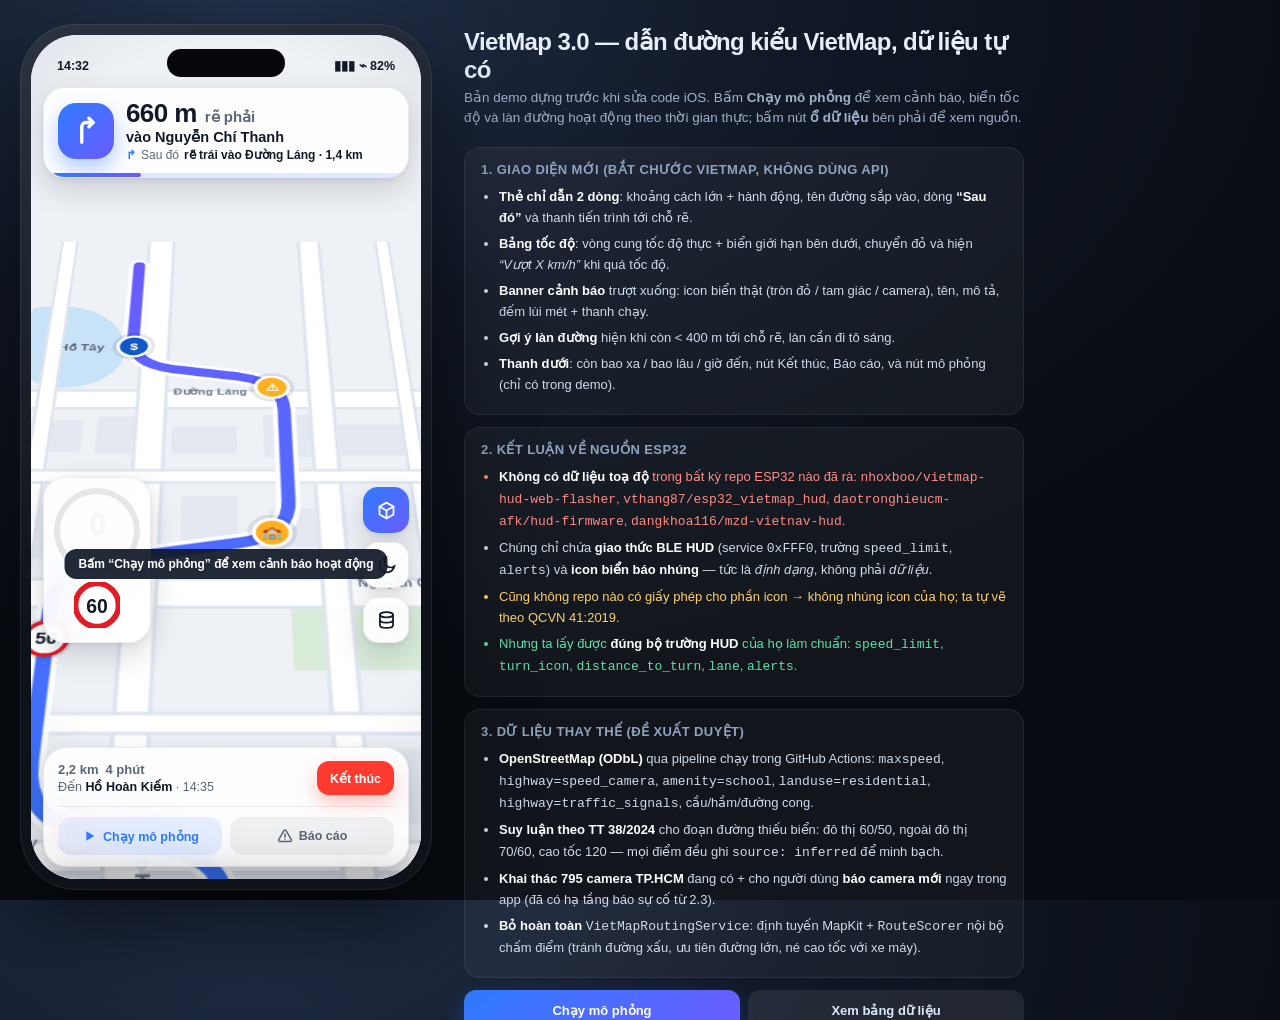
<file: demo/vietmap.html>
<!doctype html>
<html lang="vi">
<head>
<meta charset="utf-8">
<meta name="viewport" content="width=device-width,initial-scale=1,viewport-fit=cover">
<title>VietMap 3.0 — Demo giao diện dẫn đường kiểu VietMap + dữ liệu biển báo/camera</title>
<style>
  :root{
    --accent:#2f7bff; --accent-2:#6b5cff; --danger:#ff3b30; --warn:#ffb020;
    --ok:#19c37d; --cyan:#22b8d8;
    --land:#eef1f6; --block:#e4e9f1; --block-2:#dbe2ec;
    --water:#c8e3f7; --park:#d9ecd9; --road:#ffffff; --road-edge:#dfe5ee;
    --label:#6b7787; --ink:#111826; --ink-2:#5b6675;
    --glass:rgba(255,255,255,.9); --glass-stroke:rgba(17,24,38,.08);
    --panel:rgba(255,255,255,.96);
    --shadow:0 12px 30px rgba(17,24,38,.16), 0 2px 6px rgba(17,24,38,.07);
  }
  body.night{
    --land:#0d1219; --block:#151d27; --block-2:#1a2330;
    --water:#0b2233; --park:#12241b; --road:#232d3a; --road-edge:#1a222c;
    --label:#7f8da1; --ink:#eef3fb; --ink-2:#9aa8bd;
    --glass:rgba(18,24,34,.86); --glass-stroke:rgba(255,255,255,.09);
    --panel:rgba(20,26,36,.97);
    --shadow:0 14px 34px rgba(0,0,0,.55), 0 2px 8px rgba(0,0,0,.35);
  }
  *{box-sizing:border-box;-webkit-tap-highlight-color:transparent}
  html,body{height:100%}
  body{
    margin:0;font-family:-apple-system,BlinkMacSystemFont,"SF Pro Text","Segoe UI",Roboto,"Helvetica Neue",Arial,sans-serif;
    background:radial-gradient(1200px 700px at 20% 0%,#22304a 0%,#111826 45%,#080c12 100%);
    color:#e8eef8;min-height:100vh;display:flex;justify-content:center;padding:24px 20px 40px;
  }
  .app{display:flex;gap:32px;align-items:flex-start;max-width:1240px;width:100%}

  /* ================= THIẾT BỊ ================= */
  .device{
    position:relative;width:412px;height:866px;border-radius:56px;padding:11px;flex:0 0 auto;
    background:linear-gradient(160deg,#2b3340,#0e1219 60%);
    box-shadow:0 40px 90px rgba(0,0,0,.55), inset 0 0 0 1px rgba(255,255,255,.08);
  }
  .screen{position:relative;width:390px;height:844px;border-radius:46px;overflow:hidden;background:var(--land);color:var(--ink);isolation:isolate}
  .notch{position:absolute;top:14px;left:50%;transform:translateX(-50%);width:118px;height:28px;border-radius:16px;background:#05070b;z-index:60}
  .statusbar{position:absolute;top:0;left:0;right:0;height:46px;display:flex;align-items:center;justify-content:space-between;padding:15px 26px 0;font-size:12.5px;font-weight:650;color:var(--ink);z-index:55;pointer-events:none}

  /* ================= BẢN ĐỒ ================= */
  .mapstage{position:absolute;inset:0;overflow:hidden;background:var(--land);perspective:1200px;perspective-origin:50% 62%}
  #mapwrap{position:absolute;inset:0;transform-origin:50% 72%;transition:transform .6s cubic-bezier(.2,.8,.2,1)}
  #mapwrap.tilt{transform:rotateX(42deg) scale(1.42) translateY(13%)}
  svg#map{position:absolute;inset:0;width:100%;height:100%}
  svg text{font-family:inherit;user-select:none}
  .rd{fill:none;stroke-linecap:round;stroke-linejoin:round}
  .road-label{font-size:10.5px;fill:var(--label);font-weight:650;letter-spacing:.2px}
  .road-label.big{font-size:12px;font-weight:750;fill:var(--ink-2)}
  .vignette{position:absolute;inset:0;pointer-events:none;z-index:3;
    background:radial-gradient(120% 80% at 50% 45%,transparent 55%,rgba(8,12,18,.16) 100%)}

  /* ================= LỚP UI ================= */
  .ui{position:absolute;inset:0;z-index:20;pointer-events:none}
  .ui > *{pointer-events:auto}

  /* --- Thẻ chỉ dẫn (turn card) --- */
  .turncard{
    position:absolute;top:52px;left:12px;right:12px;border-radius:22px;background:var(--glass);
    border:1px solid var(--glass-stroke);backdrop-filter:blur(22px) saturate(1.35);-webkit-backdrop-filter:blur(22px) saturate(1.35);
    box-shadow:var(--shadow);padding:12px 14px 0;overflow:hidden;
  }
  .turncard .row{display:flex;gap:12px;align-items:center}
  .manv{
    width:56px;height:56px;border-radius:18px;flex:0 0 auto;display:grid;place-items:center;color:#fff;
    background:linear-gradient(135deg,var(--accent),var(--accent-2));box-shadow:0 10px 22px rgba(47,123,255,.38);
  }
  .manv svg{width:34px;height:34px}
  .turncard .txt{flex:1;min-width:0}
  .turncard .d1{display:flex;align-items:baseline;gap:8px}
  .dist{font-size:26px;font-weight:800;letter-spacing:-.6px;font-variant-numeric:tabular-nums;line-height:1.05}
  .act{font-size:15px;font-weight:700;color:var(--ink-2)}
  .street{font-size:14.5px;font-weight:750;margin-top:2px;white-space:nowrap;overflow:hidden;text-overflow:ellipsis}
  .next{font-size:12px;color:var(--ink-2);margin-top:3px;display:flex;gap:5px;align-items:center;white-space:nowrap;overflow:hidden;text-overflow:ellipsis}
  .next b{font-weight:750;color:var(--ink)}
  .next .ico{color:var(--accent);font-weight:800}
  .turncard .bar{height:4px;border-radius:3px;background:rgba(47,123,255,.16);margin:11px -14px 0;position:relative;overflow:hidden}
  .turncard .bar i{position:absolute;left:0;top:0;bottom:0;width:34%;border-radius:3px;background:linear-gradient(90deg,var(--accent),var(--accent-2));transition:width .3s}

  /* --- Banner cảnh báo --- */
  .warnbanner{
    position:absolute;top:180px;left:12px;right:12px;border-radius:18px;padding:11px 13px;display:flex;gap:11px;align-items:center;
    background:var(--panel);border:1px solid var(--glass-stroke);box-shadow:0 14px 34px rgba(0,0,0,.22);
    transform:translateY(-14px) scale(.97);opacity:0;transition:transform .3s cubic-bezier(.2,.8,.2,1),opacity .25s;overflow:hidden;
  }
  .warnbanner.on{transform:none;opacity:1}
  .warnbanner .sig{flex:0 0 auto;width:44px;height:44px;display:grid;place-items:center}
  .warnbanner .b1{font-size:11px;font-weight:800;letter-spacing:.6px;text-transform:uppercase}
  .warnbanner .b2{font-size:14.5px;font-weight:800;margin-top:2px;line-height:1.2}
  .warnbanner .b3{font-size:11.5px;color:var(--ink-2);margin-top:3px;display:flex;gap:6px;align-items:center}
  .warnbanner .cd{margin-left:auto;text-align:right;flex:0 0 auto}
  .warnbanner .cd .n{font-size:19px;font-weight:850;font-variant-numeric:tabular-nums;letter-spacing:-.4px}
  .warnbanner .cd .u{font-size:10px;font-weight:700;color:var(--ink-2);letter-spacing:.4px}
  .warnbanner .prog{position:absolute;left:0;bottom:0;height:3px;background:currentColor;opacity:.35;width:100%;transform-origin:left}

  /* --- Nút phải --- */
  .sidebtns{position:absolute;right:12px;bottom:236px;display:flex;flex-direction:column;gap:9px}
  .iconbtn{
    width:46px;height:46px;border-radius:15px;border:1px solid var(--glass-stroke);background:var(--glass);
    backdrop-filter:blur(18px) saturate(1.2);-webkit-backdrop-filter:blur(18px) saturate(1.2);
    display:grid;place-items:center;box-shadow:var(--shadow);cursor:pointer;color:var(--ink);transition:transform .15s;
  }
  .iconbtn:active{transform:scale(.93)}
  .iconbtn.on{background:linear-gradient(135deg,var(--accent),var(--accent-2));color:#fff;border-color:transparent}
  .iconbtn svg{width:21px;height:21px}

  /* --- Bảng tốc độ --- */
  .speedpanel{
    position:absolute;left:12px;bottom:236px;border-radius:22px;background:var(--glass);
    border:1px solid var(--glass-stroke);backdrop-filter:blur(20px) saturate(1.3);-webkit-backdrop-filter:blur(20px) saturate(1.3);
    box-shadow:var(--shadow);padding:10px;display:flex;flex-direction:column;align-items:center;gap:8px;
  }
  .dial{width:86px;height:86px;border-radius:50%;display:grid;place-items:center;position:relative;
    background:conic-gradient(from 135deg,var(--accent) var(--p,0deg),rgba(17,24,38,.10) 0deg);transition:background .25s}
  .dial::after{content:"";position:absolute;inset:6px;border-radius:50%;background:var(--panel)}
  .dial .v{position:relative;font-size:31px;font-weight:850;letter-spacing:-1.2px;font-variant-numeric:tabular-nums;line-height:1}
  .dial .u{position:relative;font-size:9px;font-weight:800;letter-spacing:.7px;color:var(--ink-2);margin-top:3px}
  .speedpanel.over .dial{background:conic-gradient(from 135deg,var(--danger) var(--p,0deg),rgba(255,59,48,.16) 0deg)}
  .speedpanel.over .dial .v{color:var(--danger)}
  .overmsg{font-size:10px;font-weight:800;color:#fff;background:var(--danger);padding:3px 8px;border-radius:9px;letter-spacing:.2px}

  /* --- Làn đường --- */
  .lanes{
    position:absolute;left:12px;right:12px;bottom:196px;border-radius:18px;background:var(--glass);
    border:1px solid var(--glass-stroke);box-shadow:var(--shadow);backdrop-filter:blur(18px);-webkit-backdrop-filter:blur(18px);
    padding:9px 12px;display:flex;align-items:center;gap:10px;transition:transform .3s,opacity .25s;transform:translateY(8px);opacity:0;
  }
  .lanes.on{transform:none;opacity:1}
  .lanes .cap{font-size:10.5px;font-weight:850;letter-spacing:.5px;color:var(--ink-2);text-transform:uppercase;flex:0 0 auto}
  .lset{display:flex;gap:6px;margin-left:auto}
  .lane{width:30px;height:34px;border-radius:9px;display:grid;place-items:center;color:var(--ink-2);background:rgba(17,24,38,.06);border:1px solid transparent}
  .lane.hl{background:linear-gradient(135deg,var(--accent),var(--accent-2));color:#fff;box-shadow:0 6px 14px rgba(47,123,255,.35)}
  .lane svg{width:16px;height:16px}

  /* --- Thanh dưới cùng --- */
  .bottom{
    position:absolute;left:12px;right:12px;bottom:12px;border-radius:24px;background:var(--glass);
    border:1px solid var(--glass-stroke);backdrop-filter:blur(24px) saturate(1.35);-webkit-backdrop-filter:blur(24px) saturate(1.35);
    box-shadow:var(--shadow);padding:13px 14px 11px;
  }
  .bottom .top{display:flex;align-items:center;gap:12px}
  .eta{flex:1;min-width:0}
  .eta .l1{font-size:19px;font-weight:850;letter-spacing:-.4px;display:flex;align-items:baseline;gap:7px;font-variant-numeric:tabular-nums}
  .eta .l1 span{font-size:13px;font-weight:700;color:var(--ink-2);letter-spacing:0}
  .eta .l2{font-size:12.5px;color:var(--ink-2);margin-top:2px;white-space:nowrap;overflow:hidden;text-overflow:ellipsis}
  .eta .l2 b{font-weight:750;color:var(--ink)}
  .pill{height:34px;padding:0 13px;border-radius:12px;display:flex;align-items:center;gap:6px;font-size:12.5px;font-weight:800;cursor:pointer}
  .pill.ghost{background:rgba(17,24,38,.07);color:var(--ink)}
  .pill.stop{background:var(--danger);color:#fff;box-shadow:0 8px 18px rgba(255,59,48,.3)}
  .bottom .acts{display:flex;gap:8px;margin-top:11px;padding-top:10px;border-top:1px solid var(--glass-stroke)}
  .act2{flex:1;height:38px;border-radius:13px;background:rgba(47,123,255,.11);color:var(--accent);display:flex;align-items:center;justify-content:center;gap:6px;font-size:12.5px;font-weight:800;cursor:pointer}
  .act2.alt{background:rgba(17,24,38,.06);color:var(--ink-2)}
  .act2 svg{width:16px;height:16px}

  /* --- Toast --- */
  .toast{position:absolute;left:50%;bottom:300px;transform:translate(-50%,10px);opacity:0;transition:.3s;
    background:rgba(17,24,38,.92);color:#fff;font-size:12px;font-weight:700;padding:8px 14px;border-radius:12px;z-index:50;white-space:nowrap}
  .toast.on{opacity:1;transform:translate(-50%,0)}

  /* --- Bảng dữ liệu --- */
  .sheet{
    position:absolute;left:0;right:0;bottom:0;max-height:78%;z-index:70;background:var(--panel);
    border-radius:26px 26px 46px 46px;box-shadow:0 -18px 48px rgba(0,0,0,.3);transform:translateY(103%);
    transition:transform .42s cubic-bezier(.2,.85,.2,1);display:flex;flex-direction:column;
  }
  .sheet.on{transform:none}
  .sheet .grab{width:38px;height:5px;border-radius:3px;background:rgba(17,24,38,.2);margin:9px auto 0;flex:0 0 auto}
  .sheet .hd{display:flex;align-items:center;padding:12px 18px 8px;flex:0 0 auto}
  .sheet .hd h3{margin:0;font-size:17px;font-weight:850;letter-spacing:-.3px}
  .sheet .hd .x{margin-left:auto;width:30px;height:30px;border-radius:50%;background:rgba(17,24,38,.07);display:grid;place-items:center;cursor:pointer;font-size:14px;color:var(--ink-2)}
  .sheet .bd{overflow:auto;padding:0 16px 20px}
  .kv{display:flex;gap:10px;align-items:center;padding:9px 0;border-bottom:1px solid rgba(17,24,38,.06);font-size:12.5px}
  .kv:last-child{border-bottom:0}
  .kv .k{width:104px;flex:0 0 auto;color:var(--ink-2);font-weight:650}
  .kv .v{font-weight:750}
  .kv .tag{margin-left:auto;font-size:10px;font-weight:850;letter-spacing:.4px;padding:3px 7px;border-radius:7px}
  .tag.ok{background:rgba(25,195,125,.14);color:#0d8c58}
  .tag.plan{background:rgba(255,176,32,.18);color:#a06400}
  .tag.mit{background:rgba(47,123,255,.13);color:var(--accent)}
  .secttl{font-size:11px;font-weight:850;letter-spacing:.8px;text-transform:uppercase;color:var(--ink-2);margin:14px 0 2px}

  /* ================= BẢNG GHI CHÚ ================= */
  .notes{flex:1;min-width:0;max-width:560px;padding-top:4px}
  .notes h1{font-size:24px;font-weight:850;letter-spacing:-.6px;margin:0 0 4px}
  .notes .sub{color:#9fb0c8;font-size:13.5px;line-height:1.5;margin:0 0 18px}
  .card{background:rgba(255,255,255,.045);border:1px solid rgba(255,255,255,.08);border-radius:16px;padding:14px 16px;margin-bottom:12px}
  .card h2{font-size:13px;font-weight:850;letter-spacing:.4px;text-transform:uppercase;color:#8fa3c0;margin:0 0 9px}
  .card ul{margin:0;padding-left:18px;font-size:13px;line-height:1.62;color:#cfdaea}
  .card li{margin-bottom:5px}
  .card b{color:#fff}
  .bad{color:#ff8b84}.good{color:#5fe0a8}.mid{color:#ffcf6b}
  .grid2{display:grid;grid-template-columns:1fr 1fr;gap:8px}
  .mini{background:rgba(255,255,255,.04);border:1px solid rgba(255,255,255,.07);border-radius:12px;padding:9px 11px}
  .mini .n{font-size:19px;font-weight:850;letter-spacing:-.5px}
  .mini .l{font-size:11px;color:#93a5bd;margin-top:1px;line-height:1.35}
  .cta{display:flex;gap:8px;margin-top:6px}
  .btn{flex:1;height:42px;border:0;border-radius:12px;font:inherit;font-size:13px;font-weight:800;cursor:pointer;color:#fff;
    background:linear-gradient(135deg,var(--accent),var(--accent-2));box-shadow:0 10px 22px rgba(47,123,255,.3)}
  .btn.ghost{background:rgba(255,255,255,.08);box-shadow:none;color:#dbe6f6}
  @media (max-width:980px){ .app{flex-direction:column;align-items:center} .notes{max-width:412px;width:100%} }
</style>
</head>
<body>
<div class="app">

  <!-- ============================ THIẾT BỊ ============================ -->
  <div class="device">
    <div class="screen">
      <div class="notch"></div>
      <div class="statusbar"><span>14:32</span><span class="right">▮▮▮ ⌁ 82%</span></div>

      <!-- Bản đồ -->
      <div class="mapstage">
        <div id="mapwrap" class="tilt">
          <svg id="map" viewBox="0 0 390 844" preserveAspectRatio="xMidYMid slice">
            <defs>
              <linearGradient id="gRoute" x1="0" y1="1" x2="0" y2="0">
                <stop offset="0" stop-color="#2f7bff"/><stop offset="1" stop-color="#6b5cff"/>
              </linearGradient>
              <filter id="fPuck" x="-60%" y="-60%" width="220%" height="220%">
                <feDropShadow dx="0" dy="2" stdDeviation="3" flood-color="#111826" flood-opacity=".35"/>
              </filter>
            </defs>

            <!-- nền -->
            <rect width="390" height="844" fill="var(--land)"/>

            <!-- công viên + hồ -->
            <path d="M242 452 h96 v70 h-96 z" fill="var(--park)" rx="10"/>
            <path d="M18 108 C60 96 96 118 104 158 C112 198 82 226 44 220 C14 214 2 168 18 108 Z" fill="var(--water)"/>
            <text x="46" y="170" class="road-label big">Hồ Tây</text>

            <!-- toà nhà -->
            <g fill="var(--block)">
              <rect x="24" y="262" width="52" height="40" rx="4"/><rect x="88" y="258" width="38" height="46" rx="4"/>
              <rect x="150" y="270" width="54" height="34" rx="4"/><rect x="226" y="256" width="42" height="52" rx="4"/>
              <rect x="288" y="268" width="58" height="38" rx="4"/>
              <rect x="22" y="360" width="46" height="58" rx="4"/><rect x="86" y="372" width="52" height="38" rx="4"/>
              <rect x="160" y="352" width="44" height="62" rx="4"/><rect x="228" y="366" width="60" height="40" rx="4"/>
              <rect x="26" y="596" width="58" height="46" rx="4"/><rect x="112" y="588" width="48" height="54" rx="4"/>
              <rect x="188" y="600" width="64" height="34" rx="4"/><rect x="272" y="586" width="52" height="56" rx="4"/>
              <rect x="38" y="700" width="56" height="44" rx="4"/><rect x="120" y="712" width="42" height="34" rx="4"/>
              <rect x="188" y="694" width="70" height="60" rx="4"/><rect x="290" y="708" width="44" height="40" rx="4"/>
            </g>

            <!-- đường -->
            <g>
              <path class="rd" d="M-10 236 H400" stroke="var(--road-edge)" stroke-width="26"/>
              <path class="rd" d="M-10 236 H400" stroke="var(--road)" stroke-width="20"/>
              <path class="rd" d="M-10 452 H400" stroke="var(--road-edge)" stroke-width="30"/>
              <path class="rd" d="M-10 452 H400" stroke="var(--road)" stroke-width="24"/>
              <path class="rd" d="M-10 664 H400" stroke="var(--road-edge)" stroke-width="24"/>
              <path class="rd" d="M-10 664 H400" stroke="var(--road)" stroke-width="18"/>
              <path class="rd" d="M-10 790 H400" stroke="var(--road-edge)" stroke-width="20"/>
              <path class="rd" d="M-10 790 H400" stroke="var(--road)" stroke-width="14"/>

              <path class="rd" d="M132 -10 V854" stroke="var(--road-edge)" stroke-width="27"/>
              <path class="rd" d="M132 -10 V854" stroke="var(--road)" stroke-width="21"/>
              <path class="rd" d="M276 -10 V854" stroke="var(--road-edge)" stroke-width="23"/>
              <path class="rd" d="M276 -10 V854" stroke="var(--road)" stroke-width="17"/>
              <path class="rd" d="M42 -10 V854" stroke="var(--road-edge)" stroke-width="17"/>
              <path class="rd" d="M42 -10 V854" stroke="var(--road)" stroke-width="12"/>
              <path class="rd" d="M348 -10 V854" stroke="var(--road-edge)" stroke-width="15"/>
              <path class="rd" d="M348 -10 V854" stroke="var(--road)" stroke-width="10"/>

              <path class="rd" d="M-10 566 H400" stroke="var(--road-edge)" stroke-width="19"/>
              <path class="rd" d="M-10 566 H400" stroke="var(--road)" stroke-width="13"/>
              <path class="rd" d="M-10 330 H400" stroke="var(--road-edge)" stroke-width="17"/>
              <path class="rd" d="M-10 330 H400" stroke="var(--road)" stroke-width="11"/>
            </g>

            <!-- nhãn đường -->
            <text x="150" y="230" class="road-label">Đường Láng</text>
            <text x="292" y="446" class="road-label">Nguyễn Chí Thanh</text>
            <text x="60" y="658" class="road-label">Tây Sơn</text>
            <text x="140" y="600" class="road-label big" transform="rotate(90 140 600)">Huỳnh Thúc Kháng</text>

            <!-- tuyến -->
            <path id="routeCase" d="M195 812 L195 700 C195 676 184 664 160 658 L112 648 C82 642 68 626 68 596 L68 470 C68 442 80 426 106 420 L206 402 C232 397 244 382 244 356 L244 250 C244 224 232 212 206 206 L150 196 C124 191 112 178 112 152 L112 40"
                  stroke="#ffffff" stroke-width="19" fill="none" stroke-linecap="round" opacity=".95"/>
            <path id="routePath" d="M195 812 L195 700 C195 676 184 664 160 658 L112 648 C82 642 68 626 68 596 L68 470 C68 442 80 426 106 420 L206 402 C232 397 244 382 244 356 L244 250 C244 224 232 212 206 206 L150 196 C124 191 112 178 112 152 L112 40"
                  stroke="url(#gRoute)" stroke-width="11" fill="none" stroke-linecap="round"/>

            <g id="pins"></g>

            <!-- puck -->
            <g id="puck" transform="translate(195,812)">
              <circle r="21" fill="#2f7bff" opacity=".16"/>
              <circle r="12.5" fill="#fff" filter="url(#fPuck)"/>
              <path d="M0 -7 L6.5 6.5 L0 3.2 L-6.5 6.5 Z" fill="#2f7bff"/>
            </g>
          </svg>
        </div>
        <div class="vignette"></div>
      </div>

      <!-- UI -->
      <div class="ui">
        <!-- Thẻ chỉ dẫn -->
        <div class="turncard">
          <div class="row">
            <div class="manv" id="manv">
              <svg viewBox="0 0 24 24" fill="none" stroke="currentColor" stroke-width="2.4" stroke-linecap="round" stroke-linejoin="round">
                <path d="M9 20V9a3 3 0 0 1 3-3h5"/><path d="M14 3l3 3-3 3"/>
              </svg>
            </div>
            <div class="txt">
              <div class="d1"><span class="dist" id="dist">320 m</span><span class="act" id="act">rẽ phải</span></div>
              <div class="street" id="street">vào Nguyễn Chí Thanh</div>
              <div class="next"><span class="ico">↱</span> Sau đó <b id="nextTxt">rẽ trái vào Đường Láng · 1,4 km</b></div>
            </div>
          </div>
          <div class="bar"><i id="turnBar" style="width:34%"></i></div>
        </div>

        <!-- Banner cảnh báo -->
        <div class="warnbanner" id="warnbanner" style="color:#ffb020">
          <div class="sig" id="warnSig"></div>
          <div style="flex:1;min-width:0">
            <div class="b1" id="warnKind" style="color:#a06400">CAMERA TỐC ĐỘ</div>
            <div class="b2" id="warnTitle">Camera tốc độ · 50 km/h</div>
            <div class="b3" id="warnSub">Nguyễn Chí Thanh – số 42</div>
          </div>
          <div class="cd"><div class="n" id="warnDist">320</div><div class="u">MÉT</div></div>
          <i class="prog" id="warnProg"></i>
        </div>

        <!-- Nút phải -->
        <div class="sidebtns">
          <div class="iconbtn on" id="btnTilt" title="3D / 2D">
            <svg viewBox="0 0 24 24" fill="none" stroke="currentColor" stroke-width="2" stroke-linecap="round" stroke-linejoin="round">
              <path d="M12 3l8 4.5v9L12 21l-8-4.5v-9L12 3z"/><path d="M12 12l8-4.5M12 12v9M12 12L4 7.5"/>
            </svg>
          </div>
          <div class="iconbtn" id="btnNight" title="Ngày / Đêm">
            <svg viewBox="0 0 24 24" fill="none" stroke="currentColor" stroke-width="2" stroke-linecap="round">
              <path d="M21 12.8A8.5 8.5 0 1 1 11.2 3a7 7 0 0 0 9.8 9.8z"/>
            </svg>
          </div>
          <div class="iconbtn" id="btnData" title="Dữ liệu biển báo & camera">
            <svg viewBox="0 0 24 24" fill="none" stroke="currentColor" stroke-width="2" stroke-linecap="round" stroke-linejoin="round">
              <ellipse cx="12" cy="5.5" rx="7.5" ry="3"/><path d="M4.5 5.5v6c0 1.7 3.4 3 7.5 3s7.5-1.3 7.5-3v-6"/>
              <path d="M4.5 11.5v6c0 1.7 3.4 3 7.5 3s7.5-1.3 7.5-3v-6"/>
            </svg>
          </div>
        </div>

        <!-- Bảng tốc độ -->
        <div class="speedpanel" id="speedpanel">
          <div class="dial" id="dial" style="--p:0deg">
            <div style="display:flex;flex-direction:column;align-items:center">
              <div class="v" id="spd">0</div><div class="u">KM/H</div>
            </div>
          </div>
          <div id="overmsg" class="overmsg" style="display:none">Vượt 0 km/h</div>
          <div id="limitSign"></div>
        </div>

        <!-- Làn đường -->
        <div class="lanes" id="lanes">
          <span class="cap">Làn đường</span>
          <div class="lset" id="lset"></div>
        </div>

        <!-- Thanh dưới -->
        <div class="bottom">
          <div class="top">
            <div class="eta">
              <div class="l1"><span id="remKm">1,6 km</span><span id="remMin">3 phút</span></div>
              <div class="l2">Đến <b>Hồ Hoàn Kiếm</b> · 14:35</div>
            </div>
            <div class="pill stop" id="btnStop">Kết thúc</div>
          </div>
          <div class="acts">
            <div class="act2" id="btnSim">
              <svg viewBox="0 0 24 24" fill="currentColor"><path d="M8 5l12 7-12 7z"/></svg>
              <span id="simTxt">Chạy mô phỏng</span>
            </div>
            <div class="act2 alt" id="btnReport">
              <svg viewBox="0 0 24 24" fill="none" stroke="currentColor" stroke-width="2.2" stroke-linecap="round">
                <path d="M12 9v5M12 17.2v.1"/><path d="M10.3 3.9 2.6 17.4A2 2 0 0 0 4.3 20.4h15.4a2 2 0 0 0 1.7-3L13.7 3.9a2 2 0 0 0-3.4 0z"/>
              </svg>
              Báo cáo
            </div>
          </div>
        </div>

        <div class="toast" id="toast"></div>

        <!-- Bảng dữ liệu -->
        <div class="sheet" id="sheet">
          <div class="grab"></div>
          <div class="hd"><h3>Dữ liệu biển báo · camera</h3><div class="x" id="sheetClose">✕</div></div>
          <div class="bd">
            <div class="grid2">
              <div class="mini"><div class="n" id="cntSign">—</div><div class="l">Biển giới hạn tốc độ</div></div>
              <div class="mini"><div class="n" id="cntCam">795</div><div class="l">Camera (TP.HCM, đang có)</div></div>
              <div class="mini"><div class="n" id="cntZone">—</div><div class="l">Khu dân cư / trường học</div></div>
              <div class="mini"><div class="n" id="cntHaz">—</div><div class="l">Cảnh báo nguy hiểm</div></div>
            </div>

            <div class="secttl">Nguồn dữ liệu</div>
            <div class="kv"><div class="k">Cổng TP.HCM</div><div class="v">795 camera giám sát</div><div class="tag ok">ĐANG DÙNG</div></div>
            <div class="kv"><div class="k">OpenStreetMap</div><div class="v">maxspeed · camera · trường học</div><div class="tag mit">ODbL</div></div>
            <div class="kv"><div class="k">TT 38/2024</div><div class="v">Bảng tốc độ theo loại đường</div><div class="tag ok">PHÁP QUY</div></div>
            <div class="kv"><div class="k">Người dùng báo</div><div class="v">Camera mới · biển bị che</div><div class="tag plan">SẮP CÓ</div></div>
            <div class="kv"><div class="k">VietMap API</div><div class="v">Không dùng</div><div class="tag plan">LOẠI BỎ</div></div>

            <div class="secttl">Khảo sát dự án ESP32 (theo yêu cầu)</div>
            <div class="kv"><div class="k">vietmap-hud-web-flasher</div><div class="v">Chỉ có icon biển báo nhúng + BLE 0xFFF0</div></div>
            <div class="kv"><div class="k">esp32_vietmap_hud</div><div class="v">Chỉ log Wireshark, 0 toạ độ</div></div>
            <div class="kv"><div class="k">Kết luận</div><div class="v">Không repo nào có dataset toạ độ</div></div>
          </div>
        </div>
      </div>
    </div>
  </div>

  <!-- ============================ GHI CHÚ ============================ -->
  <div class="notes">
    <h1>VietMap 3.0 — dẫn đường kiểu VietMap, dữ liệu tự có</h1>
    <p class="sub">Bản demo dựng trước khi sửa code iOS. Bấm <b>Chạy mô phỏng</b> để xem cảnh báo, biển tốc độ và làn đường hoạt động theo thời gian thực; bấm nút <b>ổ dữ liệu</b> bên phải để xem nguồn.</p>

    <div class="card">
      <h2>1. Giao diện mới (bắt chước VietMap, không dùng API)</h2>
      <ul>
        <li><b>Thẻ chỉ dẫn 2 dòng</b>: khoảng cách lớn + hành động, tên đường sắp vào, dòng <b>“Sau đó”</b> và thanh tiến trình tới chỗ rẽ.</li>
        <li><b>Bảng tốc độ</b>: vòng cung tốc độ thực + biển giới hạn bên dưới, chuyển đỏ và hiện <i>“Vượt X km/h”</i> khi quá tốc độ.</li>
        <li><b>Banner cảnh báo</b> trượt xuống: icon biển thật (tròn đỏ / tam giác / camera), tên, mô tả, đếm lùi mét + thanh chạy.</li>
        <li><b>Gợi ý làn đường</b> hiện khi còn &lt; 400 m tới chỗ rẽ, làn cần đi tô sáng.</li>
        <li><b>Thanh dưới</b>: còn bao xa / bao lâu / giờ đến, nút Kết thúc, Báo cáo, và nút mô phỏng (chỉ có trong demo).</li>
      </ul>
    </div>

    <div class="card">
      <h2>2. Kết luận về nguồn ESP32</h2>
      <ul>
        <li class="bad"><b>Không có dữ liệu toạ độ</b> trong bất kỳ repo ESP32 nào đã rà: <code>nhoxboo/vietmap-hud-web-flasher</code>, <code>vthang87/esp32_vietmap_hud</code>, <code>daotronghieucm-afk/hud-firmware</code>, <code>dangkhoa116/mzd-vietnav-hud</code>.</li>
        <li>Chúng chỉ chứa <b>giao thức BLE HUD</b> (service <code>0xFFF0</code>, trường <code>speed_limit</code>, <code>alerts</code>) và <b>icon biển báo nhúng</b> — tức là <i>định dạng</i>, không phải <i>dữ liệu</i>.</li>
        <li class="mid">Cũng không repo nào có giấy phép cho phần icon → không nhúng icon của họ; ta tự vẽ theo QCVN 41:2019.</li>
        <li class="good">Nhưng ta lấy được <b>đúng bộ trường HUD</b> của họ làm chuẩn: <code>speed_limit</code>, <code>turn_icon</code>, <code>distance_to_turn</code>, <code>lane</code>, <code>alerts</code>.</li>
      </ul>
    </div>

    <div class="card">
      <h2>3. Dữ liệu thay thế (đề xuất duyệt)</h2>
      <ul>
        <li><b>OpenStreetMap (ODbL)</b> qua pipeline chạy trong GitHub Actions: <code>maxspeed</code>, <code>highway=speed_camera</code>, <code>amenity=school</code>, <code>landuse=residential</code>, <code>highway=traffic_signals</code>, cầu/hầm/đường cong.</li>
        <li><b>Suy luận theo TT 38/2024</b> cho đoạn đường thiếu biển: đô thị 60/50, ngoài đô thị 70/60, cao tốc 120 — mọi điểm đều ghi <code>source: inferred</code> để minh bạch.</li>
        <li><b>Khai thác 795 camera TP.HCM</b> đang có + cho người dùng <b>báo camera mới</b> ngay trong app (đã có hạ tầng báo sự cố từ 2.3).</li>
        <li><b>Bỏ hoàn toàn</b> <code>VietMapRoutingService</code>: định tuyến MapKit + <code>RouteScorer</code> nội bộ chấm điểm (tránh đường xấu, ưu tiên đường lớn, né cao tốc với xe máy).</li>
      </ul>
    </div>

    <div class="cta">
      <button class="btn" id="runBtn">Chạy mô phỏng</button>
      <button class="btn ghost" id="dataBtn">Xem bảng dữ liệu</button>
    </div>
  </div>
</div>

<script>
/* ====================== TIỆN ÍCH ====================== */
const $ = id => document.getElementById(id);
const fmtKm = m => (m/1000).toFixed(1).replace('.', ',') + ' km';
const fmtDist = m => m >= 1000 ? fmtKm(m) : Math.max(0, Math.round(m/10)*10) + ' m';

/* ====================== BIỂN BÁO (tự vẽ, QCVN 41:2019) ====================== */
const SIGN = {
  speed: (v) => `
    <svg viewBox="0 0 64 64" width="46" height="46" aria-label="Biển ${v}">
      <circle cx="32" cy="32" r="30" fill="#fff" stroke="#e21b25" stroke-width="8"/>
      <text x="32" y="43" text-anchor="middle" font-size="27" font-weight="800" fill="#111826"
            font-family="inherit">${v}</text>
    </svg>`,
  residential: () => `
    <svg viewBox="0 0 64 64" width="46" height="46" aria-label="Khu dân cư">
      <rect x="4" y="10" width="56" height="44" rx="6" fill="#1057c8"/>
      <path d="M18 34l10-9 10 9v12H18z" fill="#fff" opacity=".95"/>
      <rect x="24" y="37" width="8" height="9" fill="#1057c8"/>
      <text x="46" y="44" text-anchor="middle" font-size="17" font-weight="800" fill="#fff">60</text>
    </svg>`,
  school: () => `
    <svg viewBox="0 0 64 64" width="46" height="46" aria-label="Trường học">
      <path d="M32 5 61 57H3z" fill="#fff" stroke="#e21b25" stroke-width="6" stroke-linejoin="round"/>
      <circle cx="26" cy="32" r="4.4" fill="#111826"/><circle cx="39" cy="34" r="3.6" fill="#111826"/>
      <path d="M26 37v9M39 38v8M20 41h12" stroke="#111826" stroke-width="3" stroke-linecap="round"/>
    </svg>`,
  camera: () => `
    <svg viewBox="0 0 64 64" width="46" height="46" aria-label="Camera">
      <rect x="3" y="3" width="58" height="58" rx="14" fill="#111826"/>
      <rect x="13" y="23" width="26" height="19" rx="4" fill="#ffb020"/>
      <path d="M39 29l10-5v17l-10-5z" fill="#ffb020"/>
      <circle cx="24" cy="32.5" r="4.6" fill="#111826"/>
      <circle cx="24" cy="32.5" r="2" fill="#ffb020"/>
    </svg>`,
  hazard: () => `
    <svg viewBox="0 0 64 64" width="46" height="46" aria-label="Nguy hiểm">
      <path d="M32 5 61 57H3z" fill="#ffcf3f" stroke="#e21b25" stroke-width="6" stroke-linejoin="round"/>
      <path d="M23 45c0-9 9-9 9-17 0-4-3-6-6-6" stroke="#111826" stroke-width="4.4" fill="none" stroke-linecap="round"/>
      <path d="M23 22l-6 3M23 22l3-6" stroke="#111826" stroke-width="3.4" stroke-linecap="round"/>
    </svg>`,
  toll: () => `
    <svg viewBox="0 0 64 64" width="46" height="46" aria-label="Trạm thu phí">
      <rect x="4" y="10" width="56" height="44" rx="8" fill="#1057c8"/>
      <path d="M14 46V24h12v22M38 46V24h12v22" fill="none" stroke="#fff" stroke-width="4"/>
      <path d="M26 20h12" stroke="#fff" stroke-width="4" stroke-linecap="round"/>
    </svg>`
};

/* ====================== DỮ LIỆU MÔ PHỎNG ====================== */
const TOTAL = 2400;              // mét, tổng chiều dài tuyến
const path = $('routePath');

const alerts = [
  { t: 120,  kind:'residential', warn: 220, measure: 'giới hạn 60', title:'Khu vực đông dân cư', sub:'Bắt đầu giới hạn 60 km/h', limit: 60 },
  { t: 520,  kind:'speed', value:50, warn: 170, measure: 'giới hạn 50', title:'Biển giới hạn 50 km/h', sub:'Hết khu đông dân cư · Đường Láng', limit: 50 },
  { t: 900,  kind:'camera', warn: 420, measure: 'bắn tốc độ 50', title:'Camera tốc độ', sub:'Nguyễn Chí Thanh – số 42', limit: 50 },
  { t: 1400, kind:'school', warn: 280, measure: 'giới hạn 50', title:'Trường học', sub:'Tiểu học Ngọc Khánh · 7h–17h', limit: 50 },
  { t: 1800, kind:'hazard', warn: 240, measure: 'giới hạn 40', title:'Đường cong nguy hiểm', sub:'Tầm nhìn hạn chế · đi chậm', limit: 40 },
  { t: 2120, kind:'toll', warn: 320, measure: 'thu phí', title:'Trạm thu phí', sub:'Chuẩn bị dừng · làn phải', limit: 40 }
];

const steps = [
  { at: 900,  act:'rẽ phải',  street:'vào Nguyễn Chí Thanh', next:'rẽ trái vào Đường Láng · 1,4 km' },
  { at: 1400, act:'rẽ trái',  street:'vào Đường Láng',        next:'đi thẳng qua Ngã tư Sở · 2,1 km' },
  { at: 1900, act:'rẽ phải',  street:'vào Tây Sơn',           next:'rẽ trái vào Huỳnh Thúc Kháng · 800 m' },
  { at: 2400, act:'đến nơi',  street:'Hồ Hoàn Kiếm',           next:'Điểm đến bên phải' }
];

/* ====================== TRẠNG THÁI ====================== */
let S = { t: 240, running:false, speed: 0, limit: 60, night:false, tilt:true };
const L = path.getTotalLength();
let last = performance.now();

/* ====================== VẼ GHIM ====================== */
function buildPins(){
  const g = $('pins');
  g.innerHTML = '';
  alerts.forEach(a => {
    const p = path.getPointAtLength(Math.min(1, a.t / TOTAL) * L);
    const box = document.createElementNS('http://www.w3.org/2000/svg','g');
    box.setAttribute('transform', `translate(${p.x},${p.y})`);
    const inner = a.kind === 'camera' || a.kind === 'speed'
      ? `<circle r="15" fill="#fff" stroke="#e21b25" stroke-width="3.4"/>
         <text y="5" text-anchor="middle" font-size="14" font-weight="800" fill="#111826">${a.value || 50}</text>`
      : `<circle r="14" fill="${a.kind==='residential'||a.kind==='toll' ? '#1057c8' : '#ffb020'}" stroke="#fff" stroke-width="3"/>
         <text y="4.5" text-anchor="middle" font-size="13" font-weight="800" fill="#fff">${a.kind==='school'?'🏫':a.kind==='hazard'?'⚠':a.kind==='toll'?'$':'⌂'}</text>`;
    box.innerHTML = `<circle r="19" fill="rgba(17,24,38,.10)"/>${inner}`;
    g.appendChild(box);
  });
}

/* ====================== HIỂN THỊ ====================== */
function currentLimit(){
  let lim = 50;
  alerts.forEach(a => { if (S.t >= a.t - 60) lim = a.limit; });
  return lim;
}

function stepFor(t){
  const next = steps.find(s => t < s.at) || steps[steps.length-1];
  return next;
}

function activeAlert(){
  let best = null;
  for (const a of alerts){
    const d = a.t - S.t;
    if (d > -30 && d <= a.warn){ if (!best || d < best.d) best = { ...a, d }; }
  }
  return best;
}

function render(){
  /* puck */
  const f = Math.min(1, Math.max(0, S.t / TOTAL));
  const p = path.getPointAtLength(f * L);
  const p2 = path.getPointAtLength(Math.min(L, f * L + 6));
  const ang = Math.atan2(p2.y - p.y, p2.x - p.x) * 180 / Math.PI + 90;
  $('puck').setAttribute('transform', `translate(${p.x},${p.y}) rotate(${ang})`);

  /* vòng tốc độ */
  const lim = currentLimit();
  S.limit = lim;
  const pct = Math.min(1, S.speed / Math.max(20, lim + 20));
  $('dial').style.setProperty('--p', (pct * 360).toFixed(0) + 'deg');
  $('spd').textContent = Math.round(S.speed);
  $('limitSign').innerHTML = SIGN.speed(lim);

  const over = S.speed > lim + 3;
  $('speedpanel').classList.toggle('over', over);
  const om = $('overmsg');
  om.style.display = over ? '' : 'none';
  if (over) om.textContent = 'Vượt ' + Math.round(S.speed - lim) + ' km/h';

  /* thẻ chỉ dẫn */
  const st = stepFor(S.t);
  const d = Math.max(0, st.at - S.t);
  $('dist').textContent = d > 0 ? fmtDist(d) : '0 m';
  $('act').textContent = st.act;
  $('street').textContent = st.street;
  $('nextTxt').textContent = st.next;
  $('turnBar').style.width = Math.max(4, Math.min(100, 100 - d / 9)) + '%';

  /* cảnh báo */
  const a = activeAlert();
  const wb = $('warnbanner');
  if (a){
    const col = a.kind === 'camera' ? '#a06400' : a.kind === 'hazard' ? '#c2410c'
              : a.kind === 'school' ? '#b45309' : a.kind === 'residential' ? '#1057c8' : '#1057c8';
    wb.style.color = a.kind === 'hazard' ? '#c2410c' : a.kind === 'residential' || a.kind === 'toll' ? '#1057c8' : '#a06400';
    $('warnKind').style.color = col;
    $('warnKind').textContent = a.kind === 'camera' ? 'CAMERA TỐC ĐỘ'
      : a.kind === 'speed' ? 'BIỂN GIỚI HẠN TỐC ĐỘ'
      : a.kind === 'residential' ? 'KHU DÂN CƯ'
      : a.kind === 'school' ? 'TRƯỜNG HỌC'
      : a.kind === 'hazard' ? 'CẢNH BÁO NGUY HIỂM' : 'TRẠM THU PHÍ';
    $('warnTitle').textContent = a.title + (a.value ? ' · ' + a.value + ' km/h' : '');
    $('warnSub').textContent = a.sub + ' · ' + a.measure;
    $('warnSig').innerHTML = SIGN[a.kind](a.value);
    $('warnDist').textContent = a.d > 0 ? Math.round(a.d / 10) * 10 : 0;
    $('warnProg').style.transform = 'scaleX(' + Math.max(0.02, a.d / a.warn).toFixed(3) + ')';
    wb.classList.add('on');
  } else {
    wb.classList.remove('on');
  }

  /* làn đường */
  const lanes = $('lanes');
  const showLanes = d < 400 && d > 0;
  lanes.classList.toggle('on', showLanes);
  if (showLanes && !$('lset').dataset.done){
    const arrows = ['↑','↗','↗','↑','↱'];
    $('lset').innerHTML = arrows.map((ar,i) =>
      `<div class="lane ${i===2?'hl':''}"><svg viewBox="0 0 24 24" fill="none" stroke="currentColor" stroke-width="2.6" stroke-linecap="round" stroke-linejoin="round">
        ${i===4 ? '<path d="M9 20V9a3 3 0 0 1 3-3h5"/><path d="M14 3l3 3-3 3"/>' : i===1||i===2 ? '<path d="M12 20V6"/><path d="M7 11l5-5 5 5"/>' : '<path d="M12 20V5"/><path d="M7 10l5-5 5 5"/>'}
      </svg></div>`).join('');
    $('lset').dataset.done = '1';
  }

  /* thanh dưới */
  $('remKm').textContent = fmtKm(Math.max(0, TOTAL - S.t));
  $('remMin').textContent = Math.max(1, Math.round((TOTAL - S.t) / 1000 / (S.speed > 8 ? S.speed : 30) * 60)) + ' phút';
}

/* ====================== VÒNG LẶP ====================== */
function loop(now){
  const dt = Math.min(0.05, (now - last) / 1000); last = now;
  if (S.running){
    const lim = currentLimit();
    const a = activeAlert();
    const target = a && (a.kind === 'school' || a.kind === 'hazard' || a.kind === 'toll')
      ? Math.min(lim, a.kind === 'toll' ? 18 : 36)
      : lim - (Math.sin(now / 4200) * 3 + 3);
    S.speed += (target - S.speed) * Math.min(1, dt * 1.1);
    S.t += S.speed / 3.6 * dt * 3.2;     // tua nhanh ×3.2 cho dễ xem
    if (S.t >= TOTAL){ S.t = TOTAL; stopSim('Đã đến điểm đến'); setTimeout(() => { S.t = 0; }, 1400); }
  } else {
    S.speed += (0 - S.speed) * Math.min(1, dt * 2);
  }
  render();
  requestAnimationFrame(loop);
}

function startSim(){
  S.running = true; S.t = 40; S.speed = 22;
  $('simTxt').textContent = 'Tạm dừng';
  $('lset').dataset.done = '';
  toast('Mô phỏng: xuất phát · tuyến 2,4 km');
}
function stopSim(msg){
  S.running = false;
  $('simTxt').textContent = 'Chạy mô phỏng';
  if (msg) toast(msg);
}
let toastT;
function toast(msg){
  const el = $('toast'); el.textContent = msg; el.classList.add('on');
  clearTimeout(toastT); toastT = setTimeout(() => el.classList.remove('on'), 2200);
}

/* ====================== ĐIỀU KHIỂN ====================== */
$('btnSim').onclick = () => S.running ? stopSim('Đã tạm dừng') : startSim();
$('runBtn').onclick = () => { S.running ? stopSim() : startSim(); };
$('btnTilt').onclick = e => {
  S.tilt = !S.tilt;
  $('mapwrap').classList.toggle('tilt', S.tilt);
  e.currentTarget.classList.toggle('on', S.tilt);
};
$('btnNight').onclick = e => {
  S.night = !S.night;
  document.body.classList.toggle('night', S.night);
  e.currentTarget.classList.toggle('on', S.night);
};
$('btnStop').onclick = () => { S.running = false; toast('Đã kết thúc dẫn đường'); };
$('btnReport').onclick = () => toast('Báo cáo: camera mới · biển bị che');
$('btnData').onclick = () => { $('sheet').classList.add('on'); fillData(); };
$('dataBtn').onclick = () => { $('sheet').classList.add('on'); fillData(); };
$('sheetClose').onclick = () => $('sheet').classList.remove('on');

function fillData(){
  const counts = { speed: 0, cam: 795, zone: 0, haz: 0 };
  alerts.forEach(a => {
    if (a.kind === 'speed' || a.kind === 'residential') counts.speed++;
    if (a.kind === 'camera') counts.cam++;
    if (a.kind === 'school') counts.zone++;
    if (a.kind === 'hazard' || a.kind === 'toll') counts.haz++;
  });
  $('cntSign').textContent = counts.speed + ' (demo)';
  $('cntCam').textContent = counts.cam;
  $('cntZone').textContent = counts.zone + ' (demo)';
  $('cntHaz').textContent = counts.haz + ' (demo)';
}

/* ====================== KHỞI ĐỘNG ====================== */
buildPins();
render();
requestAnimationFrame(loop);
$('lset').dataset.done = '';
setTimeout(() => toast('Bấm “Chạy mô phỏng” để xem cảnh báo hoạt động'), 700);
</script>
</body>
</html>
</file>
<file: demo/styles.css>
*{box-sizing:border-box} :root{--blue:#2864ed;--ink:#192738;--muted:#81909f;--border:#eaf0f5;--map-ground:#f2f1e9;--map-block:#e5e6df;--map-water:#c4dfe6;--map-park:#d7e5ce;font-family:-apple-system,BlinkMacSystemFont,'Segoe UI',sans-serif;color:var(--ink);font-synthesis:none}body{margin:0;background:#111c2c;background-image:radial-gradient(#ffffff08 1px,transparent 1px);background-size:24px 24px}button,input,a{-webkit-tap-highlight-color:transparent}button{font:inherit;cursor:pointer;border:0;color:inherit;background:none}button:focus-visible,a:focus-visible,input:focus-visible{outline:3px solid #79a4ff;outline-offset:3px}button:disabled{opacity:.45;cursor:not-allowed}button svg,a svg{flex-shrink:0}svg.icon{width:21px;height:21px;display:block;fill:none;stroke:currentColor;stroke-width:1.8;stroke-linecap:round;stroke-linejoin:round}button{touch-action:manipulation}a{color:inherit;text-decoration:none}[hidden]{display:none!important}h1,h2,h3,p{margin:0}.studio{min-height:100svh;max-width:1600px;margin:auto;display:grid;grid-template-columns:minmax(300px,1fr) 450px minmax(150px,.45fr);gap:52px;padding:28px 5vw;align-items:center}.intro{color:#fff;max-width:445px;padding:25px 0}.brand{display:inline-flex;align-items:center;font-size:30px;letter-spacing:-1.5px;font-weight:750;margin-bottom:68px}.brand-icon{display:flex;align-items:center;justify-content:center;background:var(--blue);color:white;border-radius:12px;height:40px;width:40px;margin-right:10px}.brand-icon svg{width:23px;height:23px;fill:currentColor;stroke-width:1.3}.brand-dot{color:#75a2ff}.eyebrow{display:flex;gap:10px;align-items:center;font-size:10px;letter-spacing:1.7px;font-weight:600;color:#95a4b8;margin-bottom:20px}.live-dot{display:inline-block;background:#55c49e;width:6px;height:6px;border-radius:50%;flex-shrink:0;box-shadow:0 0 0 4px #55c49e11}h1{font-size:clamp(33px,3vw,47px);line-height:1.25;letter-spacing:-1.8px;font-weight:680}h1>span{color:#83aaff}.intro-copy{font-size:14px;line-height:1.95;color:#95a4b8;margin-top:23px}.explore-label{font-size:9px;letter-spacing:2px;color:#728298;margin-top:46px;margin-bottom:17px;font-weight:700}.preview-steps{display:flex;flex-direction:column;gap:7px}.step{display:flex;text-align:left;gap:15px;align-items:center;border-radius:14px;padding:14px 15px;margin-left:-15px;transition:background .2s;width:100%;color:#b8c2d2}.step:hover,.step.active{background:#ffffff06}.step-number{color:#607189;font:11px ui-monospace,monospace;border:1px solid #ffffff12;border-radius:9px;width:32px;height:36px;display:grid;place-items:center}.step.active .step-number{background:#2864ed25;border-color:#2864ed50;color:#85adff}.step strong{font-size:13px;font-weight:550;display:block}.step small{font-size:11px;color:#75869d;display:block;margin-top:5px}.step>span:last-child{margin-left:auto;opacity:.3}.step.active>span:last-child{opacity:1;color:#83aaff}.step .icon{width:16px}.prototype-note{display:flex;align-items:flex-start;gap:10px;margin-top:38px;padding-top:22px;border-top:1px solid #ffffff10;color:#75869d;font-size:10px;line-height:1.8}.prototype-note>span{margin-top:3px}.prototype-note .icon{width:15px;height:15px}.prototype-note strong{font-weight:500;color:#a3b1c2}.intro-footer{margin-top:38px;display:flex;justify-content:space-between;font-size:7px;letter-spacing:1px;color:#506278;gap:20px}.preview-area{display:flex;flex-direction:column;align-items:center;position:relative}.device-label{display:flex;align-items:center;gap:8px;align-self:stretch;padding:0 13px;margin-bottom:15px;color:#a1b0c3;font-size:9px;font-weight:600;letter-spacing:1.5px}.device-type{margin-left:auto;color:#687c95;font-weight:400;letter-spacing:.2px}.phone{width:420px;height:min(850px,calc(100svh - 110px));min-height:700px;border:7px solid #293446;border-radius:49px;background:#f2f5f8;box-shadow:0 0 0 1px #647087,0 0 0 4px #182436,0 40px 80px #0005;overflow:hidden;position:relative;transform:translateZ(0)}.status-bar{position:absolute;top:0;left:0;right:0;height:44px;z-index:20;display:flex;align-items:center;justify-content:space-between;padding:0 24px;background:#f5f6f2e8;font-size:13px;font-weight:650;transition:background .2s,color .2s}.dynamic-island{position:absolute;left:50%;transform:translateX(-50%);width:105px;height:26px;top:6px;background:#101217;border-radius:30px}.system-icons{display:flex;gap:5px;align-items:center}.system-icons .icon{width:15px;height:15px;stroke-width:2.2}.battery{display:block;width:22px;height:11px;border:1px solid currentColor;border-radius:3px;position:relative;margin-left:2px}.battery:before{content:'';display:block;position:absolute;inset:2px;background:currentColor;border-radius:1px}.battery:after{content:'';position:absolute;width:2px;height:5px;right:-4px;top:2px;background:currentColor;border-radius:2px}.app{position:absolute;inset:44px 0 0;overflow:hidden}.page{position:absolute;inset:0 0 79px;display:none;overflow-y:auto;scrollbar-width:none}.page.active{display:block}.page::-webkit-scrollbar{display:none}.map-page{overflow:hidden;background:var(--map-ground)}.map-canvas{position:absolute;inset:-44px 0 -130px;transition:filter .4s,opacity .4s;overflow:hidden}.map-canvas>svg{width:100%;height:100%;min-height:840px;object-fit:cover}.map-canvas.osm{--map-ground:#f3f0df;--map-block:#e8e4d5;--map-water:#b5dce7;--map-park:#cde3bf}.map-canvas.locked{filter:blur(5px);opacity:.26}.minor-roads{stroke:white;stroke-width:6}.major-roads{stroke:#d6d7cd;stroke-width:15}.road-centers{stroke:#fffef8;stroke-width:11}.map-labels text{font-size:9px;fill:#969a92;font-weight:450;paint-order:stroke;stroke:var(--map-ground);stroke-width:2.5px;letter-spacing:.1px}.map-labels .water-label{font-size:12px;fill:#6c9eaa;font-style:italic;stroke:var(--map-water);stroke-width:1px}.map-labels .district-label{font-size:10px;fill:#a0a79a;letter-spacing:2px;font-weight:650}.map-labels .park-label{font-size:8px;fill:#85966f;stroke:var(--map-park);stroke-width:1px}.route-casing,.route-line{fill:none;stroke-linejoin:round;stroke-linecap:round}.route-casing{stroke:white;stroke-width:12}.route-line{stroke:var(--blue);stroke-width:7;stroke-dasharray:0;transition:stroke .3s}.route-line.navigating{stroke:#1356f0;stroke-dasharray:11 1;animation:route-move 1.5s linear infinite}@keyframes route-move{to{stroke-dashoffset:-24}}.map-pois text{font-size:13px;text-anchor:middle;fill:#a795c6}.destination-label text{font-size:11px;text-anchor:middle;fill:#3b5887;font-weight:650}.map-top{position:absolute;left:18px;right:18px;top:16px;z-index:3}.app-heading{display:flex;align-items:center;justify-content:space-between;margin-bottom:16px}.overline{display:block;font-size:8px;letter-spacing:1.6px;font-weight:750;color:#84929d;margin-bottom:6px}.app-heading h2{font-size:23px;letter-spacing:-.8px;font-weight:750}.sun{font-size:20px;color:#eda439;margin-left:3px}.avatar{width:36px;height:36px;border-radius:50%;display:grid;place-items:center;background:#fff;border:3px solid #fff;box-shadow:0 2px 8px #253e4f0b;color:#497263;font-size:13px;font-weight:700;position:relative;flex-shrink:0}.avatar:before{content:'';position:absolute;inset:1px;border-radius:50%;background:#deebe1;z-index:0}.avatar{isolation:isolate}.avatar:before{z-index:-1}.avatar>span{position:absolute;right:-1px;bottom:-1px;width:9px;height:9px;border-radius:50%;background:#54b58a;border:2px solid white}.search-box{display:flex;align-items:center;background:#fff;box-shadow:0 4px 18px #263e4f0b;border:1px solid #fff9;width:100%;border-radius:16px;height:52px;padding:0 16px;gap:12px;color:#89949c;text-align:left;font-size:13px}.search-box>.icon,.search-box>span:first-child{color:#62717e}.search-box kbd{margin-left:auto;border-left:1px solid #edf0f4;padding-left:12px;color:#8092a8}.search-box kbd .icon{width:18px}.map-chips{display:flex;gap:8px;margin-top:11px}.chip{display:flex;align-items:center;gap:7px;background:#fff;box-shadow:0 3px 10px #263e4f08;border:1px solid #ffffffcc;border-radius:10px;padding:9px 11px;font-size:10px;font-weight:600;color:#526474}.chip .icon{width:13px;height:13px}.source-dot{display:block;border-radius:50%;width:6px;height:6px;background:#2864ed}.camera-banner{display:flex;align-items:center;margin-top:18px;background:#fffaf2;border:1px solid #f3e2c4;border-radius:14px;padding:10px 12px;box-shadow:0 5px 12px #36414c05;gap:10px}.hazard-icon{display:flex;align-items:center;justify-content:center;border-radius:11px;background:#fff0d6;color:#ce8c29;width:36px;height:36px;flex-shrink:0}.hazard-icon svg{height:18px;width:18px}.camera-banner strong{font-size:12px;font-weight:700;display:block}.camera-banner small{display:block;font-size:9px;color:#b29770;margin-top:4px}.camera-banner>span:last-child{margin-left:auto;font-size:21px;font-weight:750;color:#b27820;letter-spacing:-.6px}.camera-banner>span:last-child small{display:inline;font-size:11px;margin-left:1px}.map-speed{position:absolute;left:18px;bottom:193px;background:#fff;border-radius:14px;box-shadow:0 5px 18px #18324412;padding:9px 13px;text-align:center;display:flex;flex-direction:column;gap:2px}.map-speed strong{font-size:29px;line-height:1;font-weight:750;letter-spacing:-1.5px}.map-speed span{font-size:7px;letter-spacing:1.5px;color:#95a0ac;font-weight:700}.map-limit,.limit-sign{display:grid;place-items:center;background:#fff;color:#182133;font-weight:800;border-radius:50%;border:5px solid #e75154;flex-shrink:0}.map-limit{position:absolute;left:91px;bottom:203px;width:44px;height:44px;border-width:4px;font-size:20px;box-shadow:0 3px 10px #1832440a}.map-tools{position:absolute;right:18px;bottom:192px;display:flex;flex-direction:column;background:white;border-radius:14px;box-shadow:0 5px 18px #18324412;overflow:hidden}.map-tools button{padding:12px}.map-tools button:first-child{color:var(--blue)}.map-tools button+button{border-top:1px solid #eef1f5}.map-tools .icon{height:19px;width:19px}.map-tools button:hover{background:#f3f6ff}.map-watermark{position:absolute;bottom:176px;left:20px;font-size:7px;color:#77877f;letter-spacing:.8px;background:#ffffffaa;border-radius:4px;padding:3px 5px}.route-card{position:absolute;bottom:14px;left:14px;right:14px;background:#fffffff7;box-shadow:0 8px 30px #23405812;border:1px solid #fff;border-radius:23px;padding:17px 18px}.route-title{display:flex;align-items:center;gap:11px;padding-bottom:14px;border-bottom:1px solid #edf0f4}.destination-icon{width:36px;height:36px;display:grid;place-items:center;border-radius:11px;background:#eff4ff;color:var(--blue);flex-shrink:0}.destination-icon .icon{height:17px;width:17px}.route-title h3{font-size:15px;font-weight:750;letter-spacing:-.4px}.route-title p{font-size:10px;color:#96a0a9;margin-top:5px}.icon-button{width:32px;height:32px;display:grid;place-items:center;color:#8793a0;border-radius:50%}.icon-button:hover{background:#edf2f8}.route-title .icon-button{margin-left:auto}.route-bottom{display:flex;align-items:center;justify-content:space-between;margin-top:14px;gap:8px}.route-metrics>strong{color:var(--blue);font-size:26px;letter-spacing:-1px;font-weight:750}.route-metrics strong>span{font-size:14px;letter-spacing:-.3px}.route-metrics p{font-size:10px;color:#8b97a3;margin-top:5px;display:flex;gap:6px;align-items:center}.route-metrics i,.country-card-footer i{display:inline-block;width:3px;height:3px;background:#b6c0ca;border-radius:50%}.start-button,.primary-button{display:flex;align-items:center;justify-content:center;gap:9px;background:var(--blue);color:#fff;font-size:12px;font-weight:650;border-radius:13px;padding:14px 20px;box-shadow:0 4px 10px #2864ed25;transition:background .2s,transform .2s}.start-button:hover,.primary-button:hover{background:#1b52cf;transform:translateY(-1px)}.start-button .icon{width:16px;height:16px}.start-button:active,.primary-button:active{transform:translateY(0)}.tab-bar{position:absolute;bottom:0;left:0;right:0;height:79px;display:grid;grid-template-columns:repeat(4,1fr);background:#fff;border-top:1px solid #e9edf1;padding:10px 8px 22px;z-index:5}.tab-bar button{position:relative;display:flex;align-items:center;flex-direction:column;gap:5px;color:#a1aab5;font-size:9px;font-weight:550;justify-content:center}.tab-bar .icon{height:21px;width:21px;stroke-width:1.7}.tab-bar button.active{color:var(--blue)}.tab-bar button.active:before{content:'';position:absolute;top:-11px;width:22px;height:2px;background:var(--blue);border-radius:0 0 5px 5px}.tab-bar button i{position:absolute;top:2px;right:27px;height:6px;width:6px;border-radius:50%;background:#d4a35f}.home-indicator{position:absolute;bottom:7px;left:50%;transform:translateX(-50%);width:113px;height:4px;border-radius:5px;background:#172330;z-index:30}.preview-caption{display:flex;gap:8px;align-items:center;color:#73849b;font-size:9px;margin-top:17px}.preview-caption .icon{width:12px;height:12px}.preview-caption>span:not(:first-child){color:#52657e}.review-note{color:#64788f;align-self:center;padding-bottom:40px}.review-tag{font-size:8px;line-height:1.7;letter-spacing:2px;color:#72879e;max-width:125px}.review-line{display:block;width:29px;height:1px;background:#36516c;margin:25px 0}.review-note p{font-size:12px;line-height:2}.review-note p strong{font-weight:400;color:#b1bfd0}.color-swatches{display:flex;margin-top:29px;gap:6px}.color-swatches i{height:17px;width:17px;border-radius:50%;background:#2864ed}.color-swatches i:nth-child(2){background:#d4e2ca}.color-swatches i:nth-child(3){background:#abd9de}.color-swatches i:nth-child(4){background:#f5f5f2}.review-note>small{font-size:8px;display:block;margin-top:13px;color:#53667f}.missing-map{position:absolute;top:45%;left:20px;right:20px;z-index:4;transform:translateY(-30%);text-align:center;background:#fffefcf5;border:1px solid #fff;border-radius:22px;padding:24px 15px;box-shadow:0 10px 40px #1d34400b}.missing-map>span{display:flex;justify-content:center;color:var(--blue);margin-bottom:14px}.missing-map>span .icon{height:32px;width:32px}.missing-map h3{font-size:19px;letter-spacing:-.5px}.missing-map p{font-size:11px;line-height:1.8;color:#8694a3;margin:9px 0 18px}.missing-map .primary-button{margin:auto}.missing-map>small{display:block;font-size:8px;color:#a0a9b3;margin-top:13px}.page-title{padding:30px 23px 22px}.page-title h2{font-size:31px;letter-spacing:-1.2px;font-weight:750;margin-top:8px}.page-title h2>span{color:var(--blue)}.page-title p{font-size:12px;line-height:1.8;color:#8c99a7;margin-top:10px}.data-page,.settings-page{background:#f6f8fb}.country-card{margin:0 20px;min-height:245px;position:relative;overflow:hidden;border-radius:23px;background:#e9effa;border:1px solid #e0e8f8}.country-card:before,.country-card:after{content:'';position:absolute;border:1px solid #cbd7ef66;width:320px;height:320px;border-radius:50%;right:-110px;top:-25px}.country-card:after{width:250px;height:250px;right:-75px;top:10px}.country-card-top{display:flex;align-items:center;justify-content:space-between;padding:18px;position:relative;z-index:1}.pill-light{background:white;border-radius:6px;padding:6px 8px;color:#496ea7;font-size:7px;font-weight:700;letter-spacing:.6px;display:flex;align-items:center;gap:6px}.pill-light .live-dot{width:4px;height:4px;background:#5586d9;box-shadow:none}.country-code{font-size:10px;color:#7c99c3;letter-spacing:2px;font-weight:750}.vietnam-art{position:absolute;right:17px;top:12px;width:147px;height:205px;transform:rotate(-8deg);color:#5f86d1;opacity:.8;z-index:1}.vietnam-art svg{width:100%;height:100%}.country-copy{padding:20px;position:relative;z-index:2;pointer-events:none}.country-copy h3{font-size:31px;letter-spacing:-1.2px;font-weight:750;color:#244e90}.country-copy p{font-size:11px;color:#7f99bf;line-height:1.7;margin-top:8px}.country-copy>span{font-size:6px;letter-spacing:1.2px;color:#94a9c7;display:block;margin-top:18px}.country-card-footer{position:relative;z-index:2;display:flex;align-items:center;gap:8px;border-top:1px solid #ccd9ef88;padding:13px 20px;color:#6c87b1;font-size:9px;background:#e7edf8a0}.country-card-footer .icon{width:13px;height:13px}.data-state{padding:18px 20px 0}.data-state .primary-button{width:100%;height:47px}.data-state .secondary-button{width:100%;margin-top:8px;padding:10px;font-size:10px;color:#8b98a8}.data-state .downloaded-state{display:flex;align-items:center;justify-content:center;gap:8px;color:#38876d;background:#e9f4ee;border:1px solid #d5eadf;border-radius:12px;padding:13px;font-size:12px;font-weight:650}.data-features{display:flex;flex-direction:column;gap:18px;padding:26px 25px}.data-features>div{display:flex;align-items:center;gap:13px}.data-features>div>span:first-child{color:#7794b7;background:#eaf0f8;width:34px;height:34px;border-radius:10px;display:grid;place-items:center}.data-features .icon{width:17px;height:17px}.data-features strong{font-size:11px;font-weight:600;display:block}.data-features small{font-size:9px;display:block;margin-top:5px;color:#99a4b0}.data-disclaimer{margin:0 25px 20px;font-size:9px;line-height:1.8;color:#a1aab4;padding-top:17px;border-top:1px solid #e5ebf2}.profile-card{margin:0 20px;display:flex;align-items:center;gap:12px;background:white;border-radius:16px;padding:15px;box-shadow:0 3px 14px #2d4d7913}.profile-card strong{font-size:12px;font-weight:650;display:block}.profile-card div>span{font-size:9px;color:#a2acb7;display:block;margin-top:5px}.version-tag{margin-left:auto;font-size:8px;border-radius:6px;background:#eef3fa;color:#8c9cb4;padding:5px}.settings-group{margin:22px 20px 0;border-radius:15px;background:white;overflow:hidden}.settings-group h3{font-size:8px;letter-spacing:1.4px;padding:16px;color:#97a5b4;font-weight:650}.settings-row{display:flex;align-items:center;gap:9px;min-height:51px;text-align:left;padding:9px 14px;font-size:11px;width:100%}.settings-row+.settings-row{border-top:1px solid #f2f4f7}.settings-row>span:nth-child(2),.settings-row>label{flex:1}.settings-row>small{font-size:9px;color:#96a2b0}.settings-row>span:last-child:not(.setting-icon) .icon{height:13px;width:13px;color:#acb7c4}.setting-icon{display:flex;align-items:center;justify-content:center;width:28px;height:28px;border-radius:8px;flex-shrink:0}.setting-icon .icon{width:15px;height:15px}.blue{background:#edf3ff;color:#6086d1}.green{background:#edf6f0;color:#61a887}.orange{background:#fcf2e8;color:#d5a165}.purple{background:#f1effa;color:#a095c3}.switch{appearance:none;width:33px;height:20px;flex-shrink:0;border-radius:14px;background:#dbe1e9;position:relative;cursor:pointer;transition:background .2s;margin:0}.switch:before{content:'';width:16px;height:16px;left:2px;top:2px;position:absolute;background:white;border-radius:50%;box-shadow:0 1px 2px #0002;transition:transform .2s}.switch:checked{background:var(--blue)}.switch:checked:before{transform:translateX(13px)}.settings-about{text-align:center;padding:30px 15px}.settings-about>.brand-icon{margin:0 auto 12px;width:29px;height:29px;border-radius:9px}.settings-about>.brand-icon .icon{height:16px;width:16px}.settings-about>strong{font-size:10px;font-weight:600;color:#90a0b1}.settings-about p{font-size:9px;color:#acb6c2;line-height:1.8;margin-top:7px}.text-button{font-size:10px;color:#7d98c4;margin-top:15px}.hud-page{background:#101c2c;color:#f0f4fa;padding:22px 21px 12px;background-image:radial-gradient(ellipse at 50% 30%,#1a2d43 0,transparent 60%);overflow-y:auto}.hud-header{display:flex;align-items:center;justify-content:space-between}.hud-brand{font-size:13px;letter-spacing:1px;font-weight:750}.hud-brand>span{color:#697e97;margin-left:6px;font-size:10px;font-weight:500}.gps-badge{display:flex;align-items:center;gap:7px;color:#79c6a8;font-size:9px;background:#53b4940b;border:1px solid #54b69520;padding:6px 9px;border-radius:7px}.gps-badge .live-dot{width:4px;height:4px}.gps-badge.lost{color:#e2b674;background:#bc954b13;border-color:#bc954b30}.gps-badge.lost .live-dot{background:#e2b674}.hud-subtitle{font-size:6px;letter-spacing:1.8px;color:#586f89;margin-top:11px}.hud-mirrorable{transition:transform .3s}.hud-mirrorable.mirrored{transform:scaleX(-1)}.hud-dial{position:relative;width:285px;height:270px;margin:21px auto 0;display:grid;place-items:center}.dial-ticks{position:absolute;inset:0 0 -15px;border-radius:50%;background:repeating-conic-gradient(from 225deg,#3f6c7c 0deg 1deg,transparent 1deg 6deg);mask:radial-gradient(transparent 66%,#000 67%,#000 69%,transparent 70%);opacity:.5;clip-path:polygon(0 0,100% 0,100% 78%,0 78%)}.hud-dial:before{content:'';position:absolute;inset:21px 21px 6px;border-radius:50%;border:1px solid #7bdbd313;clip-path:polygon(0 0,100% 0,100% 81%,0 81%)}.dial-inner{display:flex;align-items:center;flex-direction:column;padding-top:14px;position:relative}.speed-caption{font-size:8px;letter-spacing:2px;color:#627e94}.dial-inner>strong{font-size:119px;letter-spacing:-8px;line-height:1.12;font-weight:650;color:#8ae0d5;font-variant-numeric:tabular-nums;font-feature-settings:'tnum';margin-left:-7px;text-shadow:0 0 40px #57d4c512;transition:color .2s}.speed-unit{font-size:11px;letter-spacing:5px;color:#4f7285;padding-left:5px}.hud-safe{font-size:7px;letter-spacing:.7px;color:#709d99;display:flex;align-items:center;gap:6px;margin-top:18px}.hud-safe>span{height:4px;width:4px;background:#5bc7aa;border-radius:50%}.speeding .dial-inner>strong{color:#f59183;text-shadow:0 0 40px #ff635512}.speeding .hud-safe{color:#ee9a86}.speeding .hud-safe>span{background:#ee9a86}.speeding .dial-ticks{background:repeating-conic-gradient(from 225deg,#be7c6f 0deg 1deg,transparent 1deg 6deg)}.hud-road{display:flex;align-items:center;gap:15px;border:1px solid #ffffff09;background:#ffffff04;border-radius:16px;padding:15px}.limit-sign{height:53px;width:53px;font-size:24px;border-width:5px}.hud-road>div:nth-child(2){display:flex;flex-direction:column;gap:5px}.hud-road small{font-size:7px;letter-spacing:1.2px;color:#6d7f95}.hud-road strong{font-size:12px;font-weight:550}.hud-road div>span{font-size:9px;color:#586d85}.road-direction{color:#5e7896;margin-left:auto}.road-direction .icon{height:18px;width:18px}.hud-alert{display:flex;align-items:center;gap:12px;border:1px solid #c4934433;border-radius:15px;background:#c493440c;margin-top:12px;padding:14px}.hud-alert .hazard-icon{background:#c493441a;color:#d1a55c;width:35px;height:35px}.hud-alert small{font-size:7px;color:#8c764f;letter-spacing:1.5px;display:block;margin-bottom:6px}.hud-alert>div>strong{font-size:12px;font-weight:550;color:#dfccab}.hud-distance{margin-left:auto;text-align:right}.hud-distance>strong{font-size:29px!important;letter-spacing:-1px;color:#e3bc78!important;display:block;line-height:1}.hud-distance>span{font-size:6px;letter-spacing:1.5px;color:#947c56;display:block;margin-top:5px}.hud-next{display:flex;align-items:center;gap:7px;color:#4b667e;font-size:8px;padding:14px 4px}.hud-next .icon{height:12px;width:12px}.hud-next>span:last-child{margin-left:auto;width:4px;height:4px;box-shadow:none;opacity:.7}.hud-controls{display:flex;justify-content:space-between;border-top:1px solid #ffffff08;padding-top:17px;margin-top:2px}.hud-controls button{font-size:9px;display:flex;flex-direction:column;align-items:center;gap:7px;color:#526c85;min-width:70px}.hud-controls .icon{height:18px;width:18px}.hud-controls .selected{color:#8acbc3}.simulator{border:1px dashed #526b8935;border-radius:11px;padding:11px 12px;margin-top:23px;background:#ffffff02}.simulator>div:first-child{display:flex;align-items:center;justify-content:space-between;color:#687e96;font-size:9px}.simulator output{font:9px ui-monospace,monospace;color:#96b2cc}.simulator input{display:block;width:100%;height:3px;accent-color:#7eb8c4;margin:14px 0 9px;cursor:pointer}.slider-labels{display:flex;justify-content:space-between;font-size:7px;color:#415c77}.phone.hud-mode .status-bar{background:#101c2c;color:#d3dce8}.phone.hud-mode .tab-bar{background:#101c2c;border-color:#ffffff08}.phone.hud-mode .tab-bar button{color:#415a74}.phone.hud-mode .tab-bar button.active{color:#8cddd2}.phone.hud-mode .tab-bar button.active:before{background:#8cddd2}.phone.hud-mode .home-indicator{background:#8c9aad}.modal-backdrop{position:absolute;inset:0;z-index:40;background:#0d1c3670;backdrop-filter:blur(5px);display:flex;align-items:flex-end;animation:fade-in .2s}.sheet{position:relative;width:100%;background:#fbfcfe;border-radius:28px 28px 0 0;max-height:97%;overflow-y:auto;padding:29px 24px 30px;box-shadow:0 -20px 50px #0c17302b;animation:slide-up .3s cubic-bezier(.2,.8,.2,1);scrollbar-width:none;outline:none}.sheet-handle{position:absolute;top:9px;left:50%;transform:translateX(-50%);width:33px;height:4px;border-radius:4px;background:#dfe5ec}.sheet-close{position:absolute;right:15px;top:19px;background:#eef2f7;z-index:2}.sheet-close .icon{width:15px;height:15px}.sheet-icon{display:grid;place-items:center;width:46px;height:46px;background:#eaf0ff;color:var(--blue);border-radius:14px;margin-bottom:18px}.sheet-icon .icon{width:23px;height:23px}.sheet h2{font-size:24px;letter-spacing:-.8px;line-height:1.3;padding-right:20px}.sheet-description{font-size:11px;line-height:1.85;color:#8a97a7;margin:11px 0 21px}.demo-badge{display:inline-block;font-size:7px;letter-spacing:.8px;font-weight:700;color:#9b814e;background:#fbf4e6;border-radius:5px;padding:5px 7px;margin-bottom:10px}.provider-option{width:100%;display:flex;align-items:center;text-align:left;border:1px solid #e4eaf3;background:white;border-radius:16px;padding:16px 14px;margin-top:11px;gap:12px}.provider-option.selected{background:#f3f6ff;border-color:#aac3ff}.provider-option .setting-icon{width:38px;height:38px;border-radius:11px}.provider-option strong{display:block;font-size:13px;font-weight:650}.provider-option small{display:block;font-size:9px;line-height:1.6;color:#94a0ad;margin-top:4px}.provider-option>span:last-child{color:#c5cdd9;margin-left:auto}.provider-option.selected>span:last-child{color:var(--blue)}.provider-note{font-size:9px;line-height:1.8;color:#9aa7b6;margin-top:17px;padding-top:15px;border-top:1px solid #e9eef5}.package-row{display:flex;align-items:center;gap:12px;padding:17px 14px;background:#eff3fa;border-radius:15px;margin:19px 0}.package-flag{width:45px;height:45px;border-radius:12px;display:grid;place-items:center;background:#e2eaff;color:#4c73b6;font-size:13px;font-weight:750}.package-row strong{font-size:13px;font-weight:650;display:block}.package-row small{font-size:9px;color:#90a0b4;display:block;margin-top:5px}.package-row>span:last-child{margin-left:auto;font-size:15px;letter-spacing:-.5px;font-weight:700;color:#4a6999}.download-info{display:flex;gap:7px;align-items:center;font-size:9px;color:#8c9bae;margin:13px 1px}.download-info .icon{width:13px;height:13px;color:#71a38d}.download-wifi{display:flex;justify-content:space-between;align-items:center;font-size:11px;margin:20px 0;padding-top:17px;border-top:1px solid #e7edf4}.download-wifi>span{display:flex;gap:8px;align-items:center}.download-wifi .icon{width:15px;height:15px;color:#8b9db3}.sheet .primary-button{width:100%;margin-top:16px;font-size:12px;min-height:47px}.sheet .primary-button .icon{width:17px;height:17px}.sheet-footnote{text-align:center;font-size:8px;line-height:1.8;color:#a5afbb;margin-top:12px}.progress-wrap{margin-top:20px}.progress-title{display:flex;align-items:center;justify-content:space-between;font-size:10px;color:#798da8;margin-bottom:9px}.progress-title strong{font-weight:600;color:var(--blue)}.progress-track{height:6px;background:#e7edf7;border-radius:8px;overflow:hidden}.progress-fill{height:100%;background:var(--blue);width:0;transition:width .2s;border-radius:8px}.cancel-download{font-size:10px;color:#90a0b6;display:block;margin:17px auto 0;padding:8px}.success-icon{height:58px;width:58px;border-radius:50%;display:grid;place-items:center;color:#4b9b7c;background:#e3f3e9;margin:10px auto 18px}.success-icon .icon{height:27px;width:27px}.success-copy{text-align:center}.success-copy h2{padding:0}.success-copy p{font-size:11px;line-height:1.9;color:#8a9dad;margin-top:13px}.sheet-search{margin-top:18px;display:flex;gap:8px;align-items:center;background:#eff3fa;border:1px solid #e2eaf6;border-radius:12px;padding:12px}.sheet-search .icon{height:18px;width:18px;color:#8299bc}.sheet-search input{border:0;background:none;font:inherit;font-size:13px;width:100%;outline:none;color:var(--ink)}.search-results{margin-top:17px}.search-result{padding:12px 3px;width:100%;display:flex;align-items:center;gap:12px;border-bottom:1px solid #e9edf4;text-align:left}.search-result strong{display:block;font-size:12px;font-weight:600}.search-result small{font-size:10px;color:#9aa6b4;display:block;margin-top:4px}.search-result>span:first-child{height:31px;width:31px;background:#edf2fc;border-radius:10px;color:#7394c6;display:grid;place-items:center}.search-result .icon{width:15px;height:15px}.search-empty{font-size:11px;color:#94a2b4;padding:15px 3px;line-height:1.7}.route-step{display:flex;align-items:center;gap:12px;border-bottom:1px solid #e9edf3;padding:16px 0}.route-step>span{width:31px;height:31px;display:grid;place-items:center;border-radius:9px;background:#edf3ff;color:#648bca}.route-step strong{font-size:12px;display:block;font-weight:550}.route-step small{font-size:9px;color:#96a4b5;display:block;margin-top:5px}.toast{position:absolute;bottom:91px;left:50%;transform:translate(-50%,12px);max-width:calc(100% - 32px);width:max-content;padding:11px 16px;background:#17283eea;backdrop-filter:blur(8px);border:1px solid #ffffff15;border-radius:12px;color:#fff;box-shadow:0 4px 20px #10254122;font-size:11px;line-height:1.5;text-align:center;z-index:50;opacity:0;pointer-events:none;transition:opacity .2s,transform .2s}.toast.visible{opacity:1;transform:translate(-50%,0)}@keyframes fade-in{from{opacity:0}to{opacity:1}}@keyframes slide-up{from{transform:translateY(50px);opacity:.3}to{transform:translateY(0);opacity:1}}
@media(min-height:950px){.hud-dial{margin-top:30px;margin-bottom:8px}.hud-controls{margin-top:11px}.simulator{margin-top:28px}.country-card{min-height:260px}.data-features{gap:22px;padding-top:32px}.page-title{padding-top:35px;padding-bottom:28px}}@media(max-width:1250px){.studio{grid-template-columns:minmax(300px,1fr) 420px;max-width:1100px;gap:60px;padding:27px 5vw}.review-note{display:none}.brand{margin-bottom:55px}h1{font-size:39px}}@media(max-width:850px){.studio{gap:30px;padding:25px;grid-template-columns:minmax(235px,1fr) 390px}.phone{width:390px;min-height:700px}.brand{font-size:27px;margin-bottom:45px}h1{font-size:32px;letter-spacing:-1.3px}.intro-copy{font-size:12px}.step{gap:10px}.step strong{font-size:11px}.step small{font-size:9px}.intro-footer{display:none}.prototype-note{font-size:9px}.hud-dial{width:270px;height:255px;margin-top:15px}.hud-subtitle{font-size:5.5px}.hud-controls{padding-top:14px}.simulator{margin-top:18px}.hud-road{padding:12px}.hud-alert{padding:12px}}@media(max-width:680px){body{background:#f4f6f9}.studio{padding:0;display:block;min-height:100svh}.intro,.device-label,.preview-caption,.review-note{display:none}.preview-area{display:block}.phone{width:100%;height:100svh;min-height:560px;max-height:none;border:0;border-radius:0;box-shadow:none}.status-bar{height:44px;padding:0 23px;padding-top:env(safe-area-inset-top)}.dynamic-island{display:none}.app{inset:44px 0 0}.page{bottom:calc(72px + env(safe-area-inset-bottom))}.tab-bar{height:calc(72px + env(safe-area-inset-bottom));padding-bottom:calc(16px + env(safe-area-inset-bottom))}.home-indicator{bottom:calc(5px + env(safe-area-inset-bottom) / 2)}.map-top{left:20px;right:20px;top:18px}.map-canvas>svg{min-height:800px}.map-speed{bottom:201px}.map-limit{bottom:212px}.map-tools{bottom:201px}.route-card{bottom:18px;left:16px;right:16px}.map-watermark{bottom:185px}.page-title{padding-top:30px}.hud-page{padding:25px 24px 20px}.hud-dial{height:270px;width:285px;margin:24px auto 8px}.hud-subtitle{font-size:6px}.simulator{margin-top:25px}.toast{bottom:calc(84px + env(safe-area-inset-bottom))}.sheet{padding-bottom:calc(25px + env(safe-area-inset-bottom))}}@media(max-width:380px){.hud-dial{height:220px;width:245px;margin:14px auto 3px}.dial-inner>strong{font-size:101px}.hud-road{padding:11px}.hud-alert{padding:11px}.hud-page{padding:20px 18px 12px}.hud-controls{padding-top:12px}.simulator{margin-top:16px}.map-top{left:15px;right:15px}.app-heading h2{font-size:21px}.camera-banner{margin-top:12px}.chip{font-size:9px;padding:8px 10px}.route-card{padding:14px 15px}.map-speed{bottom:188px}.map-limit{bottom:199px}.map-tools{bottom:188px}.map-watermark{bottom:174px}}@media(prefers-reduced-motion:reduce){*,*:before,*:after{animation:none!important;transition:none!important;scroll-behavior:auto!important}}

/* Keep primary HUD controls visible within the phone viewport. */
.hud-dial{width:270px;height:235px;margin:17px auto 0}.dial-inner>strong{font-size:110px}.hud-controls{padding-top:13px;margin-top:0}.simulator{margin-top:17px}.data-state .secondary-button{display:flex;align-items:center;justify-content:center;gap:6px}.data-state .secondary-button .icon{width:12px;height:12px}.data-state .downloaded-state{font-size:10px}.data-state .downloaded-state .icon{width:17px;height:17px;flex-shrink:0}
@media(max-width:680px) and (min-height:900px){.hud-dial{width:285px;height:265px;margin-top:24px}.dial-inner>strong{font-size:119px}.simulator{margin-top:24px}}
@media(max-height:750px){.hud-dial{width:235px;height:205px;margin-top:10px}.dial-inner>strong{font-size:98px}.hud-road{padding:10px}.hud-alert{padding:10px}.hud-next{padding:10px 4px}.hud-page{padding-top:18px}.hud-controls{padding-top:11px}.simulator{margin-top:13px}}
</file>
